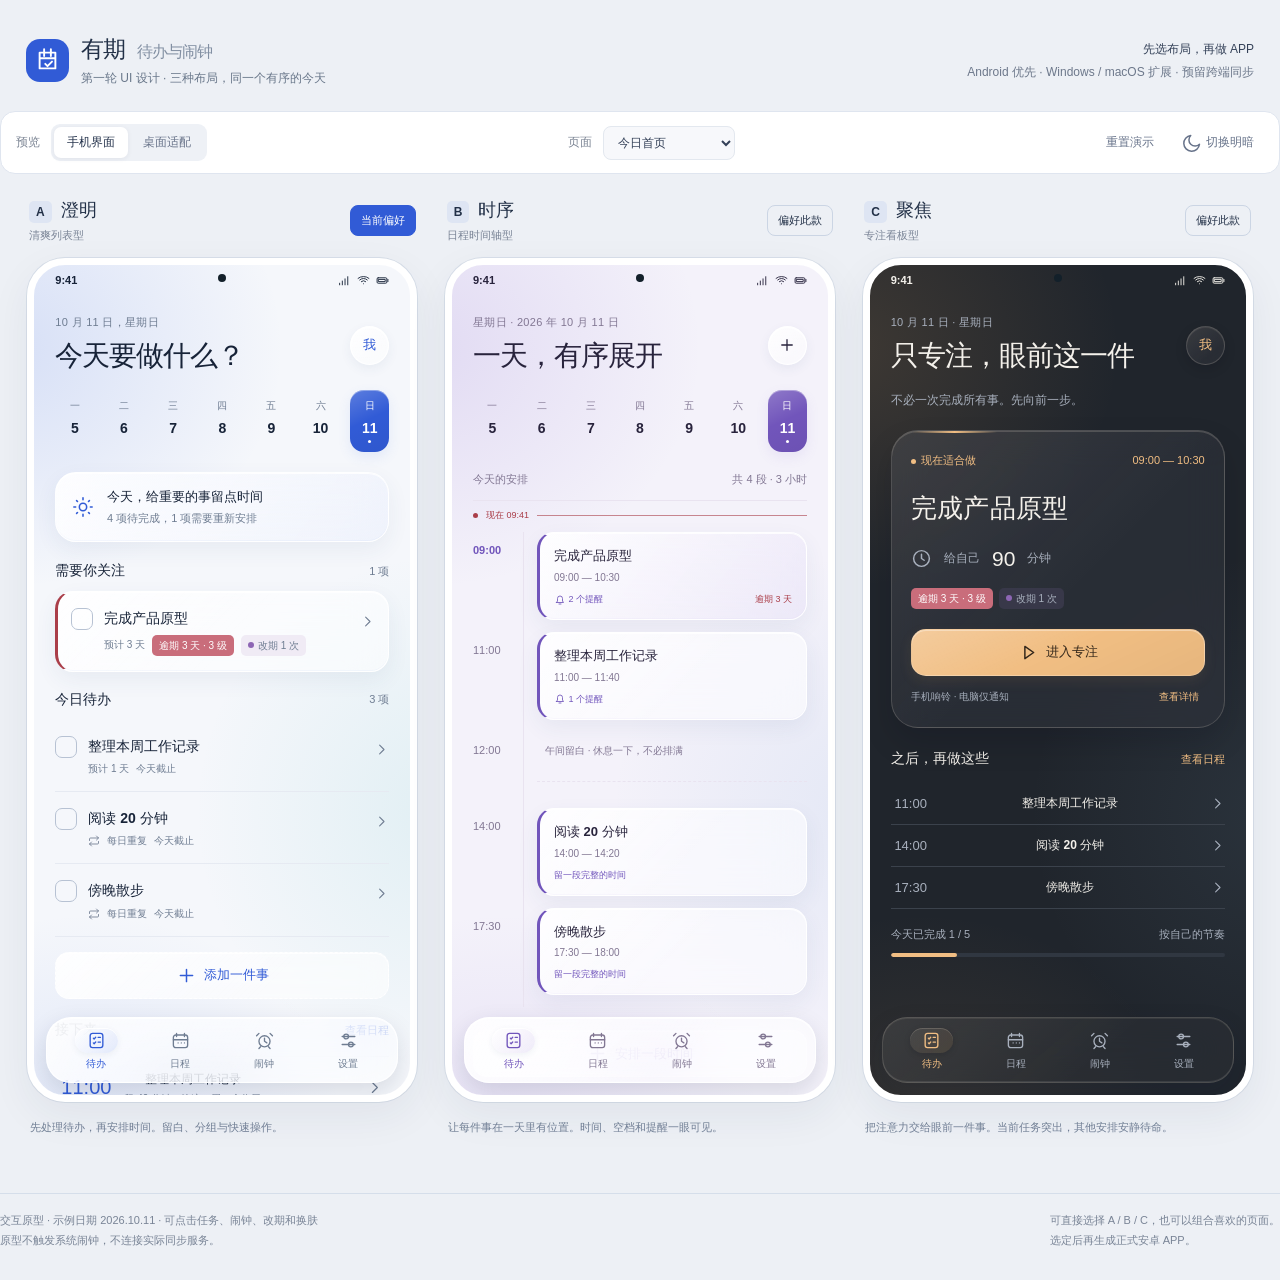
<file: design/index.html>
<!doctype html>
<html lang="zh-CN">
<head>
  <meta charset="UTF-8"><meta name="viewport" content="width=device-width,initial-scale=1">
  <meta name="color-scheme" content="light dark">
  <title>有期 · 三款 UI 交互设计</title>
  <link rel="stylesheet" href="styles.css">
  <link rel="stylesheet" href="glass.css">
</head>
<body>
  <div id="app"></div>
  <div id="toast" role="status" aria-live="polite"></div>
  <script type="module" src="app.js"></script>
</body>
</html>
</file>
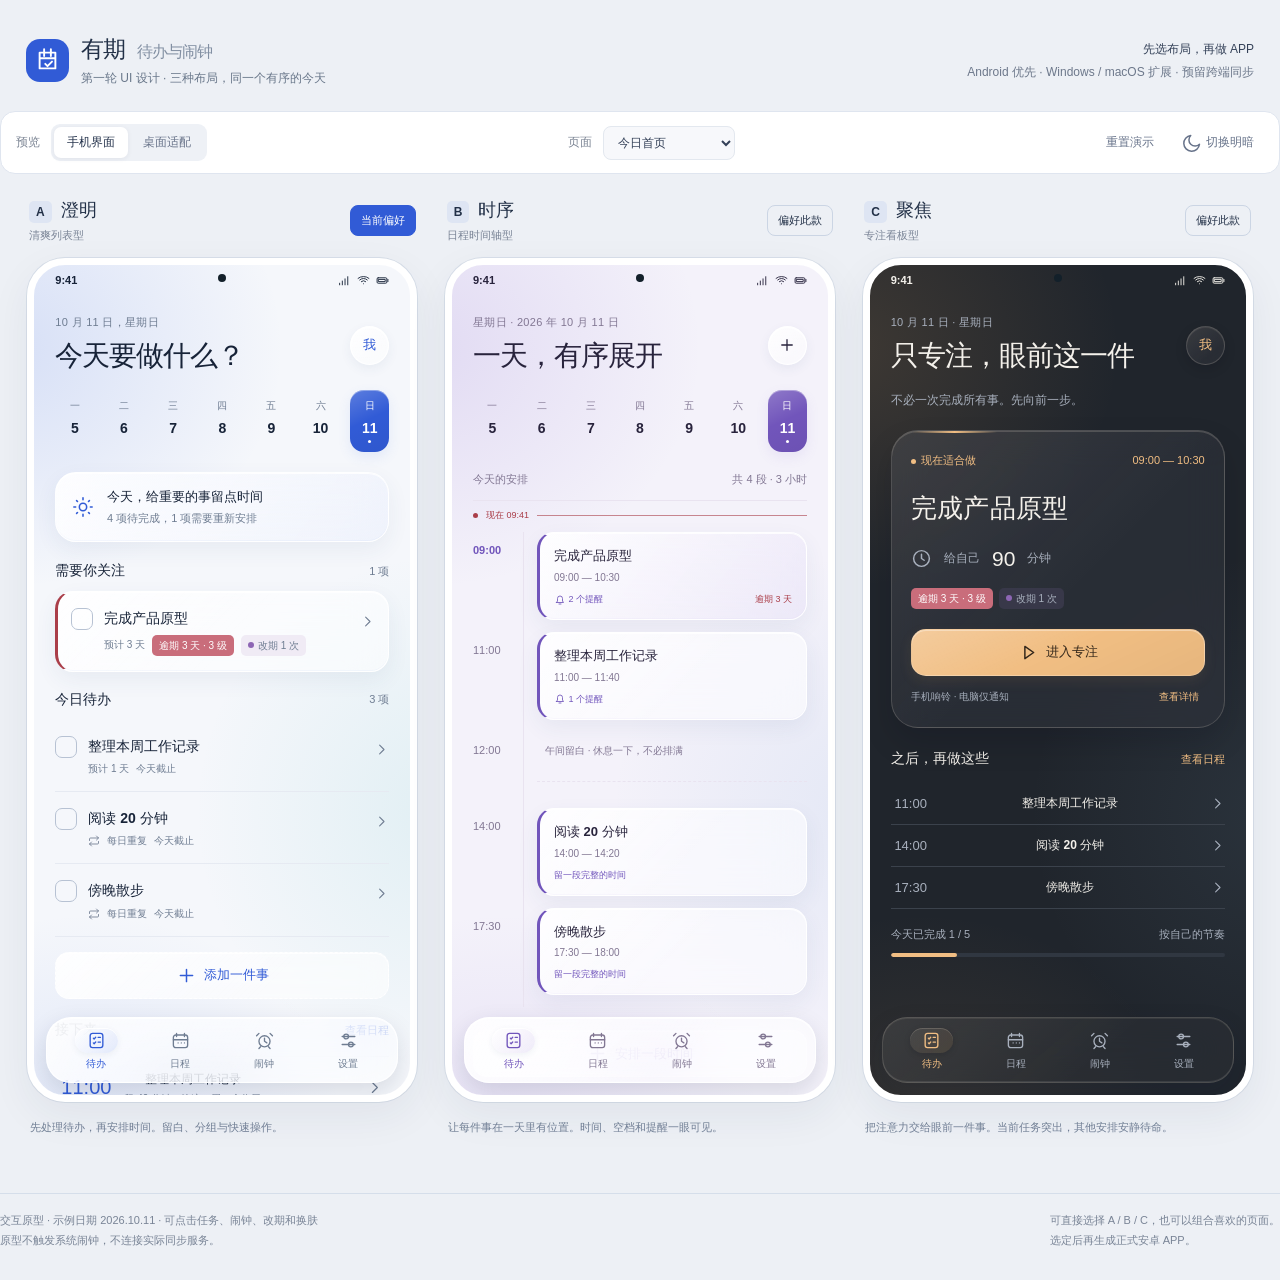
<file: 有期-UI设计.html>
<!doctype html>
<html lang="zh-CN"><head><meta charset="utf-8"><meta name="viewport" content="width=device-width,initial-scale=1"><title>有期 · 三款 UI 交互设计</title><style>@charset "UTF-8";
:root{font-family:"Microsoft YaHei UI","PingFang SC","Microsoft YaHei",sans-serif;color:#223047;background:#edf0f5;font-synthesis:none;font-size:14px;font-weight:400}
*{box-sizing:border-box}body{margin:0}button,input,select,textarea{font:inherit}button{cursor:pointer}button,input,select,textarea{-webkit-tap-highlight-color:transparent}button{color:inherit}button:focus-visible,a:focus-visible,input:focus-visible,select:focus-visible,textarea:focus-visible{outline:3px solid #829bf2;outline-offset:3px}button:disabled{cursor:default;opacity:.45}a{color:inherit}.ico{width:21px;height:21px;display:inline-block;flex-shrink:0;vertical-align:middle;fill:none;stroke:currentColor;stroke-width:1.7;stroke-linecap:round;stroke-linejoin:round}h1,h2,h3,p{margin:0}button{border:0;background:none}.review-head{max-width:1370px;margin:auto;padding:34px 26px 24px;display:flex;justify-content:space-between;align-items:center;gap:20px}.brand{display:flex;gap:12px;align-items:center}.brandmark{width:43px;height:43px;background:#315bd6;color:white;border-radius:14px;display:grid;place-items:center}.brandmark .ico{width:27px;height:27px}.brand h1{font-size:23px;letter-spacing:-1px;font-weight:700}.brand p{color:#69778a;font-size:12px;margin-top:5px}.review-meta{text-align:right;color:#6d788b;font-size:12px;line-height:1.9}.review-meta strong{color:#344158;font-weight:500}.review-tools{max-width:1318px;margin:0 auto 24px;padding:12px 15px;background:#fff;border:1px solid #dfe5ef;border-radius:15px;display:flex;align-items:center;justify-content:space-between;gap:10px;flex-wrap:wrap}.tool-group{display:flex;align-items:center;gap:8px}.tool-caption{font-size:12px;color:#7c8594;margin-right:3px}.seg{display:flex;background:#eef1f6;padding:3px;border-radius:9px;gap:2px}.seg button{padding:7px 13px;font-size:12px;border-radius:7px;color:#69748a}.seg button.active{background:#fff;color:#26344d;box-shadow:0 1px 5px #25304412}.review-tools select{padding:8px 28px 8px 10px;background:#f7f8fb;color:#344158;border:1px solid #e3e8ef;border-radius:8px;font-size:12px}.text-tool{padding:8px 10px;color:#67738a;font-size:12px}.designs{max-width:1370px;margin:0 auto;display:grid;grid-template-columns:repeat(3,minmax(0,1fr));gap:25px;padding:0 26px 40px}.design-column{min-width:0}.design-label{display:flex;align-items:center;justify-content:space-between;padding:0 3px 15px;gap:10px}.design-label h2{font-size:18px;font-weight:650}.design-label h2 span{font-size:12px;background:#dee5f3;padding:4px 7px;border-radius:5px;margin-right:9px}.design-label p{font-size:11px;color:#7b8597;margin-top:6px}.choose{border:1px solid #cbd5e4;border-radius:8px;padding:7px 10px;font-size:11px;white-space:nowrap}.choose.selected{background:#315bd6;color:white;border-color:#315bd6}.device{width:100%;max-width:390px;height:844px;border:7px solid #fff;border-radius:38px;box-shadow:0 14px 40px #23345010,0 0 0 1px #d8dfe9;overflow:hidden;position:relative;margin:auto;background:var(--bg);color:var(--text);--bg:#f5f7fb;--surface:#fff;--text:#172338;--muted:#6f7d92;--line:#e6eaf2;--accent:#315bd6;--tint:#e8eeff;--accent-text:#fff;--danger:#aa3e49;--danger-bg:#f9e7e9;--success:#3b806e;--subtle:#eef2f8;--radius:16px;color-scheme:light}
.device[data-variant=b]{--bg:#f4f2fa;--text:#28233c;--muted:#827793;--line:#e9e3f0;--accent:#7155bb;--tint:#ede6fa;--subtle:#efebf5;--radius:18px}.device[data-variant=c]{--accent:#d39650;--tint:#f8ecd9;--radius:13px}.device[data-skin=dark]{--bg:#20252c;--surface:#2b3139;--text:#f4f1eb;--muted:#a8b0bd;--line:#3b424c;--tint:#323f5c;--accent:#9db6ff;--accent-text:#18243f;--danger:#ffb1b7;--danger-bg:#50343c;--success:#8dcbb8;--subtle:#303741;color-scheme:dark}.device[data-variant=b][data-skin=dark]{--accent:#c4aff4;--tint:#443957;--accent-text:#2c2442}.device[data-variant=c][data-skin=dark]{--accent:#f1be83;--tint:#463c32;--accent-text:#35281b}.statusbar{height:30px;display:flex;align-items:center;justify-content:space-between;padding:0 21px;font-size:11px;font-weight:650;background:var(--bg)}.status-signals{display:flex;align-items:center;gap:6px}.status-signals .ico{height:13px;width:13px}.camera{position:absolute;top:9px;left:calc(50% - 4px);width:8px;height:8px;border-radius:50%;background:#13202a}.app-shell{height:calc(100% - 30px);display:flex;flex-direction:column;position:relative}.mobile-main{flex:1;min-height:0;overflow-y:auto;scrollbar-width:none;padding:20px 21px 18px}.mobile-main::-webkit-scrollbar{display:none}.topline{display:flex;justify-content:space-between;align-items:center;margin-bottom:15px;gap:12px}.eyebrow{font-size:11px;color:var(--muted);margin-bottom:6px;letter-spacing:.3px}.topline h2{font-size:28px;font-weight:650;letter-spacing:-1px;line-height:1.4}.icon-btn{width:39px;height:39px;border:1px solid var(--line);border-radius:50%;display:grid;place-items:center;background:var(--surface);flex-shrink:0}.icon-btn.small{width:32px;height:32px}.icon-btn .ico{width:18px;height:18px}.avatar{background:var(--tint);color:var(--accent);font-size:13px;font-weight:650}.subtext{font-size:12px;color:var(--muted);line-height:1.7}.days{display:flex;justify-content:space-between;margin:13px 0 20px;gap:5px}.day{display:flex;flex-direction:column;gap:7px;align-items:center;padding:9px 3px;border-radius:14px;width:39px;color:var(--muted);font-size:10px}.day b{font-size:14px;font-weight:550;color:var(--text)}.day.today{background:var(--accent);color:var(--accent-text)}.day.today b{color:var(--accent-text)}.day.today:after{content:"";height:3px;width:3px;background:currentColor;border-radius:50%;margin-top:-3px}.brief{border-radius:var(--radius);padding:15px 16px;background:var(--tint);display:flex;align-items:center;gap:13px;margin-bottom:20px}.brief .ico{color:var(--accent);width:22px;height:22px}.brief strong{font-size:13px;font-weight:600}.brief p{font-size:11px;color:var(--muted);margin-top:5px}.section-title{display:flex;align-items:center;justify-content:space-between;margin:19px 0 11px}.section-title h3{font-size:14px;font-weight:650}.section-title span,.section-title button{font-size:11px;color:var(--muted)}.section-title button{color:var(--accent);padding:5px 0 5px 10px}.task-row{display:flex;gap:11px;align-items:flex-start;padding:15px 0;border-bottom:1px solid var(--line);position:relative}.task-row:last-child{border-bottom:0}.check{width:22px;height:22px;min-width:22px;border:1.5px solid #b7c2d3;border-radius:7px;display:grid;place-items:center;padding:0;margin-top:1px}.check.done{background:var(--accent);border-color:var(--accent);color:var(--accent-text)}.check .ico{width:15px;height:15px}.task-main{min-width:0;flex:1;text-align:left;padding:0}.task-main strong{font-size:14px;font-weight:550;display:block;line-height:1.6}.task-main p{font-size:10px;color:var(--muted);margin-top:5px;display:flex;align-items:center;gap:7px;flex-wrap:wrap}.task-row.is-done strong{text-decoration:line-through;color:var(--muted)}.task-row .chevron{width:15px;height:15px;color:var(--muted);margin-top:5px}.urgent-task{padding:15px 13px;border-radius:13px;border:1px solid var(--line);background:var(--surface);border-left:3px solid var(--danger);margin-bottom:3px}.badge{display:inline-flex;align-items:center;gap:4px;font-size:10px;padding:4px 7px;border-radius:5px;line-height:1.3;font-weight:500}.badge.danger{background:var(--danger-bg);color:var(--danger)}.badge.accent{background:var(--tint);color:var(--accent)}.badge.muted{background:var(--subtle);color:var(--muted)}.badge.success{background:var(--subtle);color:var(--success)}.revision-dot{width:6px;height:6px;border-radius:50%;background:var(--revision,#7c69b3);display:inline-block}.revision-blue{--revision:#557bca}.revision-violet{--revision:#8d66b4}.revision-teal{--revision:#4b9a8a}.revision-rose{--revision:#c46b95}.revision-amber{--revision:#b68c42}.bottom-nav{height:67px;background:var(--surface);border-top:1px solid var(--line);display:flex;justify-content:space-around;align-items:center;flex-shrink:0;padding:5px 10px 9px}.bottom-nav button{display:flex;flex-direction:column;align-items:center;gap:4px;color:var(--muted);font-size:10px;min-width:58px;padding:6px 5px}.bottom-nav button.active{color:var(--accent)}.bottom-nav button.active .nav-icon{background:var(--tint);border-radius:10px}.nav-icon{padding:3px 12px;line-height:1}.nav-icon .ico{width:19px;height:19px}.add-inline{display:flex;align-items:center;justify-content:center;gap:7px;font-size:13px;padding:12px;border:1px dashed var(--line);border-radius:11px;color:var(--accent);width:100%;margin:15px 0 3px;background:var(--surface)}.primary{background:var(--accent);color:var(--accent-text);padding:12px 15px;border-radius:11px;font-size:13px;font-weight:600;display:flex;justify-content:center;align-items:center;gap:8px;min-height:44px}.secondary{border:1px solid var(--line);background:var(--surface);border-radius:11px;padding:11px 13px;min-height:44px;font-size:12px;display:flex;justify-content:center;align-items:center;gap:7px}.full{width:100%}.button-row{display:flex;gap:9px;margin-top:18px}.button-row>*{flex:1}.progress-line{height:4px;background:var(--subtle);border-radius:8px;overflow:hidden;margin-top:11px}.progress-line span{display:block;height:100%;background:var(--accent);border-radius:8px}.list-header{display:flex;justify-content:space-between;align-items:center;font-size:11px;color:var(--muted);margin-top:18px}.mini-plan{border-top:1px solid var(--line);margin-top:13px;padding-top:13px;display:flex;gap:13px;align-items:center}.mini-plan time{font-size:20px;font-variant-numeric:tabular-nums;color:var(--accent)}.mini-plan strong{font-size:12px;font-weight:550}.mini-plan p{font-size:10px;margin-top:4px;color:var(--muted)}.mini-plan .ico{margin-left:auto;color:var(--muted);width:17px;height:17px}.focus-hero{margin-top:19px;background:var(--surface);border:1px solid var(--line);border-radius:21px;padding:22px 19px;position:relative;overflow:hidden}.focus-hero:before{content:"";width:75px;height:3px;background:var(--accent);position:absolute;left:20px;top:0}.focus-label{display:flex;justify-content:space-between;align-items:center;font-size:11px;color:var(--accent);margin-bottom:18px}.focus-label i{width:5px;height:5px;display:inline-block;background:var(--accent);border-radius:50%;margin-right:5px}.focus-hero h3{font-size:26px;font-weight:500;line-height:1.7;max-width:230px;letter-spacing:.2px}.focus-time{display:flex;gap:12px;align-items:center;margin-top:17px;color:var(--muted);font-size:12px}.focus-time b{font-size:21px;color:var(--text);font-weight:450;font-variant-numeric:tabular-nums}.focus-hero .primary{margin-top:20px}.focus-bottom{display:flex;align-items:center;justify-content:space-between;font-size:10px;color:var(--muted);margin-top:13px}.queue-row{display:flex;padding:12px 0;gap:13px;border-bottom:1px solid var(--line);align-items:center}.queue-row time{font-size:13px;color:var(--muted);width:40px;font-variant-numeric:tabular-nums}.queue-row strong{font-size:12px;font-weight:550;flex:1}.queue-row .ico{width:15px;height:15px;color:var(--muted)}.week-caption{display:flex;justify-content:space-between;margin-top:15px;padding-bottom:13px;border-bottom:1px solid var(--line);font-size:11px;color:var(--muted)}.timeline{position:relative;margin-top:13px;padding-bottom:8px}.time-item{display:flex;gap:12px;min-height:75px;position:relative}.time-item>time{font-size:11px;color:var(--muted);width:38px;flex-shrink:0;padding-top:12px;font-variant-numeric:tabular-nums}.time-track{flex:1;border-left:1px solid var(--line);padding:0 0 12px 13px;min-width:0}.event-card{display:block;text-align:left;width:100%;border-radius:12px;padding:13px 14px;background:var(--surface);border-left:3px solid var(--accent)}.event-card strong{font-size:13px;font-weight:550;line-height:1.6}.event-card p{font-size:10px;color:var(--muted);margin-top:5px}.event-card .event-meta{display:flex;justify-content:space-between;margin-top:10px;gap:5px}.event-meta span{font-size:9px;color:var(--accent)}.time-item.current .event-card{background:var(--tint)}.time-item.current>time{color:var(--accent);font-weight:650}.now-line{display:flex;align-items:center;gap:8px;margin:-5px 0 10px;color:var(--danger);font-size:9px}.now-line:before{content:"";height:5px;width:5px;border-radius:50%;background:currentColor}.now-line:after{content:"";height:1px;background:currentColor;flex:1;opacity:.6}.free-time{font-size:10px;color:var(--muted);padding:12px 8px 23px;border-bottom:1px dashed var(--line);margin-bottom:14px}.next-alarm{background:var(--tint);border-radius:var(--radius);padding:16px;margin:15px 0 20px;display:flex;gap:12px;align-items:center}.next-alarm>.ico{color:var(--accent);width:25px;height:25px}.next-alarm strong{font-size:13px;font-weight:550}.next-alarm p{font-size:11px;color:var(--muted);margin-top:6px}.alarm-card{background:var(--surface);border:1px solid var(--line);border-radius:var(--radius);padding:16px;margin-bottom:10px}.alarm-top{display:flex;justify-content:space-between;align-items:center}.alarm-time{font-size:34px;font-weight:400;letter-spacing:-1px;font-variant-numeric:tabular-nums}.alarm-title{font-size:12px;margin-top:8px;font-weight:500}.alarm-rule{font-size:10px;color:var(--muted);margin-top:7px;line-height:1.5}.alarm-disabled .alarm-time{color:var(--muted)}.switch{width:39px;height:23px;border-radius:16px;background:var(--line);padding:3px;flex-shrink:0;display:flex;align-items:center}.switch:after{content:"";height:17px;width:17px;background:var(--surface);border-radius:50%;box-shadow:0 1px 3px #0002}.switch.on{background:var(--accent);justify-content:flex-end}.switch.on:after{background:var(--accent-text)}.alarm-links{display:flex;justify-content:space-between;margin-top:12px;padding-top:10px;border-top:1px solid var(--line);font-size:10px;color:var(--muted)}.alarm-links button{font-size:10px;color:var(--accent);padding:2px 0}.setting-card{background:var(--surface);border:1px solid var(--line);border-radius:var(--radius);padding:4px 15px;margin:14px 0}.setting-row{display:flex;align-items:center;justify-content:space-between;gap:12px;padding:13px 0;border-bottom:1px solid var(--line);font-size:12px;min-height:47px}.setting-row:last-child{border-bottom:0}.setting-row>span:last-child{color:var(--muted);font-size:11px}.setting-row .ico{width:15px;height:15px}.setting-row input,.setting-row select{max-width:155px;border:0;background:transparent;text-align:right;color:var(--muted);font-size:12px;padding:3px}.cycle-days{display:flex;gap:9px;margin:17px 0}.cycle-day{flex:1;padding:15px 9px;text-align:center;border:1px solid var(--line);background:var(--surface);border-radius:13px}.cycle-day.active{border-color:var(--accent);background:var(--tint)}.cycle-day small{font-size:10px;color:var(--muted)}.cycle-day b{display:block;font-size:21px;font-weight:500;margin:9px 0}.cycle-day span{font-size:10px;color:var(--muted)}.repeat-flow{display:flex;justify-content:center;align-items:center;gap:7px;font-size:10px;color:var(--muted);margin-bottom:21px}.repeat-flow .ico{width:14px;height:14px}.month-grid{display:grid;grid-template-columns:repeat(7,1fr);gap:5px;margin:12px 0 17px}.month-grid>div{text-align:center;font-size:11px;padding:8px 1px;border-radius:8px}.month-grid .weekday{color:var(--muted);font-size:9px;padding:3px}.month-grid .scheduled{background:var(--tint);color:var(--accent)}.month-grid .rest{background:var(--subtle);color:var(--muted)}.month-grid small{display:block;font-size:8px;margin-top:5px}.task-title{font-size:25px;font-weight:550;line-height:1.6;margin:7px 0 9px}.task-description{font-size:12px;color:var(--muted);line-height:1.9;margin:12px 0 18px}.chips{display:flex;gap:6px;flex-wrap:wrap}.reminder-row{display:flex;justify-content:space-between;gap:10px;align-items:center;padding:12px 0;border-bottom:1px solid var(--line)}.reminder-row:last-child{border-bottom:0}.reminder-row .ico{width:17px;height:17px;color:var(--accent)}.reminder-row strong{font-size:12px;font-weight:500}.reminder-row p{font-size:10px;color:var(--muted);margin-top:4px}.reminder-copy{flex:1}.reminder-row button{padding:5px;color:var(--muted);font-size:11px}.due-summary{background:var(--surface);border:1px solid var(--line);border-radius:var(--radius);padding:17px;margin:17px 0}.due-summary h3{font-size:16px;font-weight:550;margin-bottom:10px}.due-summary p{font-size:11px;color:var(--muted);margin-top:10px}.level-scale{display:flex;gap:5px;margin-top:15px}.level-scale span{height:25px;border-radius:5px;flex:1;display:grid;place-items:center;font-size:10px;position:relative;color:#fff}.level-scale span:nth-child(1){background:#e7aeb0;color:#542e35}.level-scale span:nth-child(2){background:#d98e95;color:#4d2530}.level-scale span:nth-child(3){background:#c96d7b}.level-scale span:nth-child(4){background:#b65165}.level-scale span:nth-child(5){background:#9c3d55}.level-scale span:nth-child(6){background:#802b46}.level-scale span:nth-child(7){background:#632037}.level-scale .selected:after{content:"";position:absolute;width:5px;height:5px;bottom:-9px;border-radius:50%;background:var(--text)}.scale-caption{font-size:10px;color:var(--muted);display:flex;justify-content:space-between;margin:16px 0 2px}.due-option{padding:17px 15px;border:1px solid var(--line);background:var(--surface);border-radius:var(--radius);margin:11px 0;display:block;width:100%;text-align:left}.due-option strong{font-size:14px;font-weight:550;display:flex;align-items:center;gap:9px}.due-option strong .ico{color:var(--accent);width:18px;height:18px}.due-option p{font-size:11px;color:var(--muted);line-height:1.8;margin-top:8px}.due-option.emphasis{border-color:var(--accent)}.history-row{border-left:1px solid var(--line);margin:10px 0 0 4px;padding:2px 0 11px 13px;font-size:11px;color:var(--muted);position:relative}.history-row:before{content:"";position:absolute;left:-3px;top:6px;width:5px;height:5px;background:var(--revision,var(--muted));border-radius:50%}.history-row b{display:block;color:var(--text);font-size:11px;font-weight:500;margin-bottom:6px}.skin-preview{height:154px;background:var(--surface);border:1px solid var(--line);border-radius:var(--radius);padding:20px;margin:18px 0}.skin-preview h3{font-size:18px;font-weight:500;margin-bottom:15px}.fake-row{display:flex;gap:10px;align-items:center;margin:11px 0;font-size:11px}.fake-row i{width:14px;height:14px;border:1px solid var(--line);border-radius:4px}.skin-swatch-row{display:flex;gap:12px;margin:15px 0 24px}.skin-swatch{flex:1;border-radius:13px;border:1px solid var(--line);padding:11px 9px;text-align:left;font-size:11px;color:var(--text)}.skin-swatch.active{border-color:var(--accent);box-shadow:0 0 0 1px var(--accent)}.skin-swatch i{height:49px;display:block;border-radius:7px;margin-bottom:9px;background:#f5f7fb;border:1px solid #e3e7ef;position:relative}.skin-swatch i:after{content:"";position:absolute;left:8px;right:8px;top:12px;height:5px;background:#315bd6;border-radius:3px;box-shadow:0 10px #d4dcf0,0 20px #d4dcf0}.skin-swatch.dark i{background:#20252c;border-color:#404650}.skin-swatch.dark i:after{background:#f1be83;box-shadow:0 10px #454b55,0 20px #454b55}.legend-line{display:flex;align-items:center;gap:8px;font-size:11px;color:var(--muted);line-height:1.8;margin-top:13px}.legend-line .revision-dot{height:9px;width:9px}.device-item{padding:16px 0;border-bottom:1px solid var(--line);display:flex;gap:10px;align-items:flex-start}.device-item:last-child{border-bottom:0}.device-item>.ico{color:var(--muted);margin-top:2px}.device-copy{flex:1}.device-copy strong{font-size:12px;font-weight:550}.device-copy p{font-size:10px;color:var(--muted);margin-top:5px}.device-mode{padding:5px 6px;border:1px solid var(--line);border-radius:6px;background:var(--bg);font-size:10px;color:var(--text);max-width:91px}.connection{display:flex;align-items:center;gap:6px;color:var(--muted);font-size:10px}.connection i{height:6px;width:6px;background:#a2acba;border-radius:50%}.offline-callout{border:1px dashed var(--line);border-radius:12px;padding:14px;font-size:11px;color:var(--muted);line-height:1.9;margin-top:16px}.sync-route{display:flex;justify-content:space-around;align-items:center;gap:8px;margin:22px 0;color:var(--muted)}.sync-node{text-align:center;font-size:10px}.sync-node .ico{display:block;margin:0 auto 8px;width:26px;height:26px;color:var(--accent)}.sync-route>.ico{width:17px;height:17px}.sheet-overlay{position:absolute;inset:0;background:#10182765;z-index:9;display:flex;align-items:flex-end;backdrop-filter:blur(2px)}.sheet{background:var(--bg);padding:14px 21px 24px;width:100%;max-height:95%;border-radius:25px 25px 0 0;overflow:auto}.sheet-handle{height:4px;width:35px;background:var(--line);border-radius:5px;margin:0 auto 17px}.sheet-header{display:flex;align-items:center;justify-content:space-between;margin-bottom:17px}.sheet-header h3{font-size:18px;font-weight:550}.field{display:block;margin:13px 0}.field>span{display:block;font-size:11px;color:var(--muted);margin-bottom:7px}.field input,.field select,.field textarea{width:100%;background:var(--surface);border:1px solid var(--line);border-radius:9px;padding:11px;color:var(--text);font-size:12px;min-height:42px}.field textarea{resize:vertical;min-height:70px}.field-row{display:flex;gap:10px}.field-row>.field{flex:1;min-width:0}.sheet .subtext{font-size:11px}.revision-preview{display:flex;gap:8px;align-items:center;padding:12px;background:var(--surface);border-radius:10px;margin:16px 0;color:var(--muted);font-size:11px}.revision-preview .revision-dot{width:10px;height:10px}.sheet-error{font-size:11px;color:var(--danger);line-height:1.8;margin:8px 0}.design-note{padding:15px 4px;font-size:11px;color:#728096;line-height:1.9}.review-footer{max-width:1318px;margin:0 auto 30px;border-top:1px solid #d5deea;padding-top:17px;display:flex;justify-content:space-between;gap:20px;font-size:11px;color:#798496;line-height:1.8}.page-section{margin-top:14px}.page-section>.subtext{margin-bottom:10px}.settings-menu{width:100%;display:flex;align-items:center;gap:12px;text-align:left;padding:15px 0;border-bottom:1px solid var(--line);font-size:12px}.settings-menu .ico:first-child{color:var(--accent)}.settings-menu span{flex:1}.settings-menu .ico:last-child{width:15px;height:15px;color:var(--muted)}.empty-state{padding:25px 10px;text-align:center;color:var(--muted);font-size:12px;line-height:2}.head-actions{display:flex;gap:7px}.time-edit-title{font-size:15px;margin:5px 0 16px}.reminder-chips{display:flex;gap:7px;flex-wrap:wrap;margin:12px 0}.reminder-chip{background:var(--tint);padding:7px 9px;border-radius:7px;font-size:10px;color:var(--accent)}.period-rules{display:flex;gap:6px;flex-wrap:wrap;margin:12px 0}.period-rules span{border:1px solid var(--line);border-radius:6px;padding:5px 7px;font-size:9px;color:var(--muted)}
#toast{position:fixed;left:50%;bottom:26px;transform:translate(-50%,15px);background:#172338;color:white;border-radius:12px;padding:12px 19px;font-size:12px;opacity:0;pointer-events:none;z-index:100;transition:opacity .2s,transform .2s;box-shadow:0 4px 20px #0002;max-width:85vw;text-align:center}#toast.show{opacity:1;transform:translate(-50%,0)}
.desktop-board{grid-template-columns:1fr}.desktop-board .design-column{display:none}.desktop-board .design-column.is-active{display:block}.device.desktop{max-width:none;height:790px;border-width:1px;border-radius:18px;box-shadow:0 14px 40px #23345010}.desktop .statusbar,.desktop .camera{display:none}.windowbar{height:38px;background:var(--surface);border-bottom:1px solid var(--line);display:flex;align-items:center;justify-content:space-between;padding:0 17px;font-size:11px;color:var(--muted)}.window-controls{display:flex;gap:7px}.window-controls i{width:9px;height:9px;border-radius:50%;background:#c4cbd4}.window-controls i:first-child{background:#df9c99}.window-controls i:nth-child(2){background:#e1c48f}.window-controls i:nth-child(3){background:#9bc4b1}.desktop .app-shell{height:calc(100% - 38px);display:grid;grid-template-columns:184px minmax(320px,1fr) 320px}.desktop-sidebar{border-right:1px solid var(--line);background:var(--surface);padding:27px 15px 20px;display:flex;flex-direction:column}.desktop-brand{font-size:20px;font-weight:650;display:flex;align-items:center;gap:10px;padding:0 12px 28px}.desktop-brand .ico{color:var(--accent)}.side-nav{display:flex;flex-direction:column;gap:6px}.side-nav button{text-align:left;padding:12px;border-radius:9px;color:var(--muted);font-size:12px;display:flex;align-items:center;gap:11px}.side-nav button .ico{width:18px;height:18px}.side-nav button.active{color:var(--accent);background:var(--tint);font-weight:550}.sidebar-bottom{margin-top:auto}.sidebar-bottom .connection{padding:12px}.desktop .mobile-main{padding:30px 32px}.desktop .bottom-nav{display:none}.desktop .topline h2{font-size:30px}.desktop .days{max-width:400px}.desktop .days .day{width:45px}.desktop .task-row{padding-top:20px;padding-bottom:20px}.desktop .task-main strong{font-size:15px}.desktop .task-main p{font-size:11px}.desktop .urgent-task{padding:18px 15px}.desktop .timeline .time-item{min-height:90px}.desktop .focus-hero{max-width:620px}.desktop .focus-hero h3{max-width:none;font-size:33px}.desktop .focus-hero .primary{max-width:230px}.desktop .skin-swatch-row{max-width:400px}.desktop-detail{border-left:1px solid var(--line);background:var(--surface);padding:29px 23px;overflow:auto;scrollbar-width:none}.desktop-detail .task-title{font-size:22px}.desktop-detail .setting-card{padding:0;background:transparent;border:0;margin:12px 0}.desktop-detail .task-description{font-size:11px}.desktop-detail .section-title h3{font-size:12px}.desktop-detail .reminder-row strong{font-size:11px}.desktop-detail .button-row{flex-direction:column}.desktop .sheet-overlay{align-items:center;justify-content:center}.desktop .sheet{max-width:440px;border-radius:23px}.desktop-select{display:flex;gap:7px}.desktop-select button{padding:7px 12px;font-size:11px;border:1px solid #dce2ec;border-radius:7px}.desktop-select button.active{background:#315bd6;color:#fff;border-color:#315bd6}.capture-view{background:#dfe5ee}.capture-view .review-head,.capture-view .review-tools,.capture-view .design-label,.capture-view .design-note,.capture-view .review-footer{display:none}.capture-view .designs{display:block;padding:0;max-width:none}.capture-view .design-column{display:none}.capture-view .design-column.is-active{display:block}.capture-view .device{margin:0;box-shadow:none;border-width:0;border-radius:0;width:390px;max-width:none;height:844px}.capture-view .device.desktop{width:1280px;height:820px;border-radius:0}.single-view .designs{display:block;max-width:500px}.single-view .design-column{display:none}.single-view .design-column.is-active{display:block}.single-view .review-tools{max-width:450px}.single-view .review-head{max-width:500px}.single-view .review-meta{display:none}.single-view .review-footer{max-width:450px}.single-view:has(.desktop-board) .designs{max-width:1370px}.single-view:has(.desktop-board) .review-tools{max-width:1318px}.single-view:has(.desktop-board) .review-head{max-width:1370px}
@media(min-width:1500px){.review-head{padding-top:43px}.review-tools{margin-bottom:30px}.designs{gap:45px}.review-head,.designs{max-width:1440px}.review-tools,.review-footer{max-width:1388px}}
@media(max-width:1150px){.designs:not(.desktop-board){gap:22px;overflow-x:auto;grid-template-columns:repeat(3,370px);justify-content:start}.desktop .app-shell{grid-template-columns:150px minmax(290px,1fr) 275px}.desktop .mobile-main{padding:24px}.desktop-detail{padding:24px 18px}.review-footer{margin-left:26px;margin-right:26px}.review-tools{margin-left:26px;margin-right:26px}.single-view .designs:not(.desktop-board){display:block;overflow:visible}.capture-view .designs:not(.desktop-board){display:block;overflow:visible}}
@media(max-width:700px){.review-head{padding:24px 18px 18px}.review-meta{display:none}.review-tools{margin:0 18px 20px}.designs:not(.desktop-board){padding:0 18px 25px;grid-template-columns:repeat(3,350px);gap:22px}.device{height:824px}.tool-caption{display:none}.review-footer{display:block;margin:0 18px 24px}.review-footer p+p{margin-top:10px}.desktop .app-shell{grid-template-columns:120px minmax(340px,1fr)}.desktop-detail{display:none}.device.desktop{min-width:510px}.desktop-board{overflow-x:auto}.desktop-sidebar{padding:20px 8px}.side-nav button{padding:11px 8px}.desktop-brand{padding-left:8px}.desktop .mobile-main{padding:20px}.capture-view .designs:not(.desktop-board){padding:0}.capture-view .device{height:844px}.single-view .designs:not(.desktop-board){padding:0 18px 25px}.single-view .device{height:844px}.single-view .review-tools{margin:0 18px 20px}.capture-view.single-view .designs{padding:0}.design-label h2{font-size:17px}}
.task-main .ico.tiny{width:12px;height:12px}.badge[class*=revision-]{background:color-mix(in srgb,var(--revision) 13%,var(--surface));color:var(--muted)}.check{position:relative}.check:before{content:"";position:absolute;inset:-10px}.event-meta .ico{width:12px;height:12px}.event-card .event-meta{align-items:center}
@media(prefers-reduced-motion:reduce){*{transition:none!important;animation:none!important;scroll-behavior:auto!important}}

/* A material layer, independent of the three layouts and their state colors. */
.device[data-material="glass"] {
  --glass-hue: 76 116 225;
  --glass-secondary: 79 180 190;
  --glass-panel: rgb(255 255 255 / .56);
  --glass-highlight: rgb(255 255 255 / .78);
  --glass-edge: rgb(255 255 255 / .88);
  --glass-shadow: rgb(44 68 124 / .065);
  --glass-nav: rgb(255 255 255 / .56);
  --glass-sheet: rgb(246 249 255 / .88);
  --material-blur: 18px;
  background:
    radial-gradient(ellipse 94% 37% at -7% 10%, rgb(var(--glass-hue) / .18), transparent 78%),
    radial-gradient(ellipse 85% 40% at 109% 66%, rgb(var(--glass-secondary) / .12), transparent 78%),
    radial-gradient(ellipse 85% 31% at 14% 103%, rgb(var(--glass-hue) / .12), transparent 80%),var(--bg);
}
.device[data-variant="b"][data-material="glass"] { --glass-hue:141 112 211;--glass-secondary:112 159 211; }
.device[data-variant="c"][data-material="glass"] { --glass-hue:199 147 85;--glass-secondary:117 150 175; }
.device[data-skin="dark"][data-material="glass"] {
  --glass-panel:rgb(44 51 62 / .63);--glass-highlight:rgb(220 231 255 / .065);
  --glass-edge:rgb(224 233 255 / .16);--glass-shadow:rgb(5 10 20 / .15);
  --glass-nav:rgb(39 46 56 / .65);--glass-sheet:rgb(34 41 51 / .91);
}
.device[data-variant="c"][data-skin="dark"][data-material="glass"] {
  --glass-panel:rgb(48 51 58 / .62);--glass-highlight:rgb(255 238 214 / .075);
  --glass-edge:rgb(255 242 224 / .17);--glass-nav:rgb(44 47 53 / .64);
}
.device[data-material="glass"] .statusbar { background:transparent; }
.device[data-material="glass"] .camera { z-index:3; }
.device[data-material="glass"] :is(.brief,.next-alarm,.focus-hero,.urgent-task,.event-card,.alarm-card,.setting-card,.due-summary,.due-option,.skin-preview,.cycle-day,.revision-preview) {
  background:linear-gradient(135deg,var(--glass-highlight),transparent 55%),var(--glass-panel);
  border:1px solid var(--glass-edge);
  box-shadow:0 8px 22px var(--glass-shadow),inset 0 1px 0 var(--glass-highlight),inset 0 -1px 0 rgb(var(--glass-hue) / .035);
  -webkit-backdrop-filter:blur(var(--material-blur)) saturate(1.25);backdrop-filter:blur(var(--material-blur)) saturate(1.25);
}
.device[data-material="glass"] :is(.brief,.next-alarm) {
  border-radius:21px;background:linear-gradient(125deg,var(--glass-highlight),rgb(var(--glass-hue) / .065)),var(--glass-panel);
}
.device[data-material="glass"] .urgent-task { border-left:3px solid var(--danger);border-radius:18px; }
.device[data-material="glass"] .event-card { border-left:3px solid var(--accent);border-radius:17px; }
.device[data-material="glass"] .time-item.current .event-card {
  background:linear-gradient(128deg,var(--glass-highlight),rgb(var(--glass-hue) / .12)),var(--glass-panel);
}
.device[data-material="glass"] .focus-hero { border-radius:27px;box-shadow:0 15px 30px var(--glass-shadow),inset 0 1px 0 var(--glass-edge); }
.device[data-material="glass"] .focus-hero:before { height:2px;width:85px;background:linear-gradient(90deg,transparent,var(--accent),transparent); }
.device[data-material="glass"] :is(.alarm-card,.setting-card,.due-summary,.due-option,.skin-preview) { border-radius:21px; }
.device[data-material="glass"] .due-option.emphasis { border-color:color-mix(in srgb,var(--accent) 48%,var(--glass-edge)); }
.device[data-material="glass"] .cycle-day.active {
  border-color:color-mix(in srgb,var(--accent) 65%,var(--glass-edge));background:linear-gradient(125deg,var(--glass-highlight),rgb(var(--glass-hue) / .1)),var(--glass-panel);
}
.device[data-material="glass"] .icon-btn {
  background:linear-gradient(140deg,var(--glass-highlight),transparent 70%),var(--glass-panel);border-color:var(--glass-edge);
  box-shadow:inset 0 1px 0 var(--glass-highlight),0 4px 12px var(--glass-shadow);
  -webkit-backdrop-filter:blur(12px);backdrop-filter:blur(12px);
}
.device[data-material="glass"] .avatar { color:var(--accent); }
.device[data-material="glass"] :is(.primary,.day.today,.switch.on) {
  background-image:linear-gradient(155deg,rgb(255 255 255 / .21),transparent 48%,rgb(0 0 0 / .045));
  box-shadow:inset 0 1px 0 rgb(255 255 255 / .34),0 5px 13px rgb(var(--glass-hue) / .11);
}
.device[data-material="glass"] .primary { border:1px solid rgb(255 255 255 / .18);border-radius:15px; }
.device[data-material="glass"] :is(.secondary,.add-inline) {
  background:linear-gradient(135deg,var(--glass-highlight),transparent 65%),var(--glass-panel);
  border-color:var(--glass-edge);border-radius:14px;box-shadow:inset 0 1px 0 var(--glass-highlight);
  -webkit-backdrop-filter:blur(12px);backdrop-filter:blur(12px);
}
.device[data-material="glass"] .mobile-main { padding-bottom:104px; }
.device[data-material="glass"] .bottom-nav {
  position:absolute;z-index:4;left:12px;right:12px;bottom:12px;height:66px;padding:5px 7px;
  border:1px solid var(--glass-edge);border-radius:25px;
  background:linear-gradient(140deg,var(--glass-highlight),transparent 62%),var(--glass-nav);
  box-shadow:0 9px 25px rgb(16 30 62 / .13),inset 0 1px 0 var(--glass-highlight),inset 0 -1px 0 rgb(255 255 255 / .09);
  -webkit-backdrop-filter:blur(24px) saturate(1.45);backdrop-filter:blur(24px) saturate(1.45);
}
.device[data-material="glass"] .bottom-nav button { min-height:50px;padding:3px 5px; }
.device[data-material="glass"] .bottom-nav button.active .nav-icon {
  border-radius:14px;background:linear-gradient(135deg,var(--glass-highlight),rgb(var(--glass-hue) / .13));
  box-shadow:inset 0 1px 0 var(--glass-edge),0 2px 6px var(--glass-shadow);
}
.device[data-material="glass"] .sheet-overlay { background:rgb(20 30 50 / .23);-webkit-backdrop-filter:blur(4px);backdrop-filter:blur(4px); }
.device[data-material="glass"] .sheet {
  background:linear-gradient(135deg,var(--glass-highlight),transparent 48%),var(--glass-sheet);
  border:1px solid var(--glass-edge);border-bottom:0;border-radius:29px 29px 0 0;
  box-shadow:0 -12px 40px rgb(15 29 58 / .16),inset 0 1px 0 var(--glass-highlight);
  -webkit-backdrop-filter:blur(30px) saturate(1.3);backdrop-filter:blur(30px) saturate(1.3);
}
.device[data-material="glass"] .sheet :is(input,select,textarea) { background:color-mix(in srgb,var(--surface) 77%,transparent); }
.device[data-material="glass"] :is(.windowbar,.desktop-sidebar,.desktop-detail) {
  background:linear-gradient(135deg,var(--glass-highlight),transparent 65%),var(--glass-panel);
  -webkit-backdrop-filter:blur(24px) saturate(1.25);backdrop-filter:blur(24px) saturate(1.25);
}
.device.desktop[data-material="glass"] { background-size:100% 190%; }
.device.desktop[data-material="glass"] .mobile-main { padding-bottom:30px; }
.device.desktop[data-material="glass"] .desktop-detail .setting-card { background:transparent;border:0;box-shadow:none;-webkit-backdrop-filter:none;backdrop-filter:none; }
.device.desktop[data-material="glass"] .sheet { border-bottom:1px solid var(--glass-edge);border-radius:26px; }
.material-label { display:block;margin-top:4px;color:var(--muted);font-size:10px;line-height:1.6; }
.device[data-material="glass"] .primary:active { transform:translateY(1px); }
@supports not ((backdrop-filter:blur(1px)) or (-webkit-backdrop-filter:blur(1px))) {
  .device[data-material="glass"] { --glass-panel:var(--surface);--glass-nav:var(--surface);--glass-sheet:var(--bg); }
}
@media (prefers-reduced-transparency:reduce) {
  .device[data-material="glass"] { --glass-panel:var(--surface);--glass-nav:var(--surface);--glass-sheet:var(--bg); }
  .device[data-material="glass"] * { -webkit-backdrop-filter:none!important;backdrop-filter:none!important; }
}
</style></head><body><div id="app"></div><div id="toast" role="status" aria-live="polite"></div><script>const TODAY = '2026-10-11';
const STORAGE_KEY = 'youqi-design-v1';
const revisionHues = ['blue', 'violet', 'teal', 'rose', 'amber'];
const overdueTones = ['#e7aeb0','#d98e95','#c96d7b','#b65165','#9c3d55','#802b46','#632037'];
function overdueDays(due, today = TODAY) {
  if (!due) return 0;
  return Math.max(0, Math.floor((Date.parse(today + 'T00:00:00Z') - Date.parse(due + 'T00:00:00Z')) / 86400000));
}
function overdueLevel(due, today = TODAY) { return Math.min(7, overdueDays(due, today)); }
function dateLabel(date) { return date ? `${Number(date.slice(5,7))} 月 ${Number(date.slice(8,10))} 日` : '不设截止日期'; }
function offsetTime(time, offset) {
  const [h,m] = time.split(':').map(Number), total=h*60+m+offset;
  const dayOffset=Math.floor(total/1440), normalized=((total%1440)+1440)%1440;
  const prefix=dayOffset===-1?'前一天 ':dayOffset===1?'次日 ':dayOffset<0?`${Math.abs(dayOffset)} 天前 `:dayOffset>0?`${dayOffset} 天后 `:'';
  return `${prefix}${String(Math.floor(normalized/60)).padStart(2,'0')}:${String(normalized%60).padStart(2,'0')}`;
}
function rescheduleTask(task, newDate) {
  if (!/^\d{4}-\d{2}-\d{2}$/.test(newDate) || !Number.isFinite(Date.parse(newDate+'T00:00:00Z'))) throw new Error('请选择有效日期');
  return {...task, due:newDate, revision:task.revision+1, history:[...task.history,{from:task.due,to:newDate,changedAt:TODAY}]};
}
function defaultState() {
 return {
  tasks:[
   {id:'prototype',title:'完成产品原型',description:'整理核心页面，确认任务与闹钟之间的操作路径。',type:'persistent',start:'2026-10-06',due:'2026-10-08',estimate:3,revision:1,done:false,history:[{from:'2026-10-07',to:'2026-10-08',changedAt:'2026-10-07'}]},
   {id:'review',title:'整理本周工作记录',description:'回顾本周进展，记下下周最重要的三件事。',type:'persistent',start:TODAY,due:TODAY,estimate:1,revision:0,done:false,history:[]},
   {id:'reading',title:'阅读 20 分钟',description:'读完一个小章节，留下两句读书笔记。',type:'daily',start:TODAY,due:TODAY,estimate:1,revision:0,done:false,history:[]},
   {id:'walk',title:'傍晚散步',description:'离开屏幕，出去走一走。',type:'daily',start:TODAY,due:TODAY,estimate:1,revision:0,done:false,history:[]},
   {id:'inbox',title:'整理收件箱',description:'把需要处理的邮件整理成待办。',type:'persistent',start:TODAY,due:TODAY,estimate:1,revision:0,done:true,history:[]}
  ],
  events:[{id:'e1',taskId:'prototype',start:'09:00',end:'10:30',reminders:[{id:'r1',anchor:'start',offset:-30},{id:'r2',anchor:'end',offset:-30}]},{id:'e2',taskId:'review',start:'11:00',end:'11:40',reminders:[{id:'r3',anchor:'start',offset:0}]},{id:'e3',taskId:'reading',start:'14:00',end:'14:20',reminders:[]},{id:'e4',taskId:'walk',start:'17:30',end:'18:00',reminders:[]}],
  alarms:[{id:'a1',time:'07:00',title:'起床，慢慢开始今天',rule:'周一至周五',kind:'weekly',enabled:true,snooze:5,maxSnoozes:3,duration:60,vibrate:true,tone:'晨光'},{id:'a2',time:'08:30',title:'准备开始产品原型',rule:'事件开始前 30 分钟',kind:'event',eventId:'e1',reminderId:'r1',enabled:true,snooze:5,maxSnoozes:3,duration:60,vibrate:true,tone:'清铃'},{id:'a3',time:'15:00',title:'起身喝水',rule:'15:00—18:00，每隔 60 分钟',kind:'window',enabled:false,snooze:5,maxSnoozes:3,duration:30,vibrate:true,tone:'水滴'},{id:'a4',time:'06:30',title:'晨间拉伸',rule:'从 10 月 11 日起，每隔 2 天',kind:'interval',enabled:true,snooze:10,maxSnoozes:2,duration:60,vibrate:false,tone:'晨光'}],
  shift:{anchor:'2026-10-11',enabled:true,days:[{label:'早班',times:['07:00']},{label:'早班',times:['06:00']},{label:'休息',times:[]}]},
  skins:{a:'light',b:'light',c:'dark'},materials:{a:'glass',b:'glass',c:'glass'},devices:[{id:'phone',name:'我的手机',platform:'Android',mode:'ring',current:true},{id:'windows',name:'工作电脑',platform:'Windows',mode:'notify',current:false},{id:'mac',name:'个人电脑',platform:'macOS',mode:'silent',current:false}],syncEnabled:false
 };
}

const icons={
 check:'<path d="m5 12 4 4L19 6"/>',plus:'<path d="M12 5v14M5 12h14"/>',chevron:'<path d="m9 5 7 7-7 7"/>',back:'<path d="m15 5-7 7 7 7"/>',close:'<path d="m6 6 12 12M18 6 6 18"/>',
 logo:'<path d="M5 5h14v14H5zM9 2v6M15 2v6M5 10h14m-9 5 2 2 4-4"/>',list:'<rect x="4" y="3" width="16" height="18" rx="3"/><path d="m8 9 1 1 2-2m-3 7 1 1 2-2m3-6h3m-3 6h3"/>',calendar:'<rect x="3" y="5" width="18" height="16" rx="3"/><path d="M7 3v4m10-4v4M3 11h18m-12 4h.01m4 0h.01m4 0h.01"/>',alarm:'<circle cx="12" cy="13" r="7"/><path d="M12 9v4l3 2M5 3 2 6m17-3 3 3M7 20l-2 2m12-2 2 2"/>',clock:'<circle cx="12" cy="12" r="9"/><path d="M12 7v5l3 2"/>',settings:'<path d="M4 7h16M4 17h16"/><circle cx="9" cy="7" r="3"/><circle cx="15" cy="17" r="3"/>',bell:'<path d="M5 17h14l-2-3V9a5 5 0 0 0-10 0v5l-2 3Zm5 3h4"/>',repeat:'<path d="m17 2 4 4-4 4M3 11V8a2 2 0 0 1 2-2h16M7 22l-4-4 4-4m14-1v3a2 2 0 0 1-2 2H3"/>',sun:'<circle cx="12" cy="12" r="4"/><path d="M12 2v2m0 16v2M2 12h2m16 0h2M5 5l1 1m12 12 1 1M5 19l1-1M18 6l1-1"/>',moon:'<path d="M20 14a9 9 0 1 1-10-10 7 7 0 0 0 10 10Z"/>',phone:'<rect x="6" y="2" width="12" height="20" rx="3"/><path d="M10 18h4"/>',desktop:'<rect x="2" y="3" width="20" height="14" rx="2"/><path d="M8 21h8m-4-4v4"/>',sync:'<path d="M20 7a9 9 0 0 0-15-2L2 8m0-5v5h5m-3 9a9 9 0 0 0 15 2l3-3m0 5v-5h-5"/>',cloud:'<path d="M6 18a5 5 0 1 1 1-10 6 6 0 0 1 11 2 4 4 0 0 1 0 8H6Z"/>',flag:'<path d="M5 21V4m0 0c6-4 8 4 14 0v10c-6 4-8-4-14 0"/>',palette:'<path d="M12 3a9 9 0 1 0 0 18h1a2 2 0 0 0 0-4 2 2 0 0 1 0-4h4a4 4 0 0 0 4-4c0-4-5-6-9-6Z"/><path d="M7 10h.01M10 6h.01M15 6h.01M6 14h.01"/>',signal:'<path d="M3 20v-3m5 3v-7m5 7V9m5 11V5"/>',wifi:'<path d="M2 8a16 16 0 0 1 20 0M5 11a11 11 0 0 1 14 0m-11 3a6 6 0 0 1 8 0m-4 4h.01"/>',battery:'<rect x="2" y="7" width="18" height="10" rx="2"/><path d="M22 10v4M5 10h12v4H5z"/>',play:'<path d="m9 5 10 7-10 7V5Z"/>',history:'<path d="M3 11a9 9 0 1 1 2 7M3 5v6h6m3-4v5l3 2"/>',edit:'<path d="m14 5 5 5M4 20l5-1L21 7l-5-5L4 14v6Z"/>',shield:'<path d="m12 2 8 4v6c0 5-8 10-8 10S4 17 4 12V6l8-4Z"/><path d="m8 12 3 3 5-6"/>'
};
const ico=(name,cls='')=>`<svg class="ico ${cls}" viewBox="0 0 24 24" aria-hidden="true">${icons[name]||icons.list}</svg>`;
const esc=x=>String(x??'').replace(/[&<>"']/g,c=>({'&':'&amp;','<':'&lt;','>':'&gt;','"':'&quot;',"'":'&#39;'}[c]));
const variants={a:{name:'澄明',label:'清爽列表型',description:'先处理待办，再安排时间。留白、分组与快速操作。'},b:{name:'时序',label:'日程时间轴型',description:'让每件事在一天里有位置。时间、空档和提醒一眼可见。'},c:{name:'聚焦',label:'专注看板型',description:'把注意力交给眼前一件事。当前任务突出，其他安排安静待命。'}};
const pageNames={today:'今日首页',schedule:'每日时间规划',alarms:'闹钟中心',shift:'循环排班',task:'任务详情',overdue:'到期处理',appearance:'外观与皮肤',sync:'同步与设备',settings:'设置'};
const query=new URLSearchParams(location.search), single=query.get('variant'),capture=query.has('capture');
let selected=single&&variants[single]?single:'a',mode=query.get('mode')==='desktop'?'desktop':'mobile';
let state;try{state=JSON.parse(localStorage.getItem(STORAGE_KEY))||defaultState();if(!state.tasks||!state.events||!state.skins)state=defaultState()}catch{state=defaultState()}
state.materials??={a:'glass',b:'glass',c:'glass'};
const views=Object.fromEntries(Object.keys(variants).map(v=>[v,{page:pageNames[query.get('page')]?query.get('page'):'today',taskId:'prototype',sheet:null}]));
let toastTimer;
function save(){try{localStorage.setItem(STORAGE_KEY,JSON.stringify(state))}catch{}}
function toast(message){const el=document.querySelector('#toast');el.textContent=message;el.classList.add('show');clearTimeout(toastTimer);toastTimer=setTimeout(()=>el.classList.remove('show'),3000)}
const act=(action,extra='')=>`data-action="${action}" ${extra}`;
const taskById=id=>state.tasks.find(t=>t.id===id);
function badgeTask(t){const days=overdueDays(t.due),level=overdueLevel(t.due);return `${!t.done&&days?`<span class="badge danger" style="background:${overdueTones[level-1]};color:${level<=2?'#4d2530':'#fff'}">逾期 ${days} 天 · ${level} 级</span>`:`<span class="badge ${t.done?'success':'muted'}">${t.done?'已完成':t.due===TODAY?'今天截止':dateLabel(t.due)+'截止'}</span>`}${t.revision?`<span class="badge muted revision-${revisionHues[t.revision%revisionHues.length]}"><i class="revision-dot"></i>改期 ${t.revision} 次</span>`:''}`}
function header(v,title,sub,action='new-task',icon='plus'){return `<div class="topline"><div><p class="eyebrow">${sub}</p><h2>${title}</h2></div><button class="icon-btn ${icon==='avatar'?'avatar':''}" ${act(action)} aria-label="${action==='new-task'?'新增待办':action==='settings'?'打开设置':'返回'}">${icon==='avatar'?'我':ico(icon)}</button></div>`}
function days(){return `<div class="days">${['一','二','三','四','五','六','日'].map((w,i)=>`<div class="day ${i===6?'today':''}"><span>${w}</span><b>${i+5}</b></div>`).join('')}</div>`}
function taskRow(t,urgent=false){return `<div class="task-row ${urgent?'urgent-task':''} ${t.done?'is-done':''}"><button class="check ${t.done?'done':''}" ${act('complete',`data-id="${esc(t.id)}"`)} aria-label="${t.done?'撤销完成':'完成'}${esc(t.title)}">${t.done?ico('check'):''}</button><button class="task-main" ${act('open-task',`data-id="${esc(t.id)}"`)}><strong>${esc(t.title)}</strong><p>${t.type==='daily'?`${ico('repeat').replace('class="ico ','class="ico tiny ')} 每日重复`:`预计 ${t.estimate} 天`}${urgent||t.revision?badgeTask(t):`<span>${t.due===TODAY?'今天截止':dateLabel(t.due)}</span>`}</p></button><button ${act('open-task',`data-id="${esc(t.id)}"`)} aria-label="查看${esc(t.title)}" style="padding:2px 0">${ico('chevron','chevron')}</button></div>`}
function section(title,right='',action=''){return `<div class="section-title"><h3>${title}</h3>${action?`<button ${act(action)}>${right}</button>`:`<span>${right}</span>`}</div>`}
function todayA(v){const pending=state.tasks.filter(t=>!t.done),late=pending.filter(t=>overdueDays(t.due)),normal=pending.filter(t=>!overdueDays(t.due));return `${header(v,'今天要做什么？','10 月 11 日，星期日','settings','avatar')}${days()}<div class="brief">${ico('sun')}<div><strong>今天，给重要的事留点时间</strong><p>${pending.length} 项待完成，${late.length} 项需要重新安排</p></div></div>${section('需要你关注',`${late.length} 项`)}${late.length?late.map(t=>taskRow(t,true)).join(''):'<p class="empty-state">没有逾期任务，按自己的节奏来。</p>'}${section('今日待办',`${normal.length} 项`)}${normal.map(t=>taskRow(t)).join('')}<button class="add-inline" ${act('new-task')}>${ico('plus')}添加一件事</button>${section('接下来','查看日程','schedule')}<button class="mini-plan full" ${act('schedule')}><time>11:00</time><div><strong>整理本周工作记录</strong><p>留 40 分钟，给这一周一个收尾</p></div>${ico('chevron')}</button>`}
function eventCard(e,current=false){const t=taskById(e.taskId);return `<div class="time-item ${current?'current':''}"><time>${e.start}</time><div class="time-track"><button class="event-card" ${act('edit-event',`data-id="${e.id}"`)}><strong>${esc(t?.title||'自由安排')}</strong><p>${e.start} — ${e.end} ${t?.done?' · 已完成':''}</p><div class="event-meta"><span>${e.reminders.length?ico('bell')+' '+e.reminders.length+' 个提醒':'留一段完整的时间'}</span>${t&&!t.done&&overdueDays(t.due)?`<span style="color:var(--danger)">逾期 ${overdueDays(t.due)} 天</span>`:''}</div></button></div></div>`}
function todayB(v){return `${header(v,'一天，有序展开','星期日 · 2026 年 10 月 11 日','new-task','plus')}${days()}<div class="week-caption"><span>今天的安排</span><span>共 ${state.events.length} 段 · 3 小时</span></div><div class="timeline">${state.events.slice(0,2).map((e,i)=>`${i===0?'<div class="now-line">现在 09:41</div>':''}${eventCard(e,i===0)}`).join('')}<div class="time-item"><time>12:00</time><div class="time-track"><div class="free-time">午间留白 · 休息一下，不必排满</div></div></div>${state.events.slice(2).map(e=>eventCard(e)).join('')}</div><button class="add-inline" ${act('new-task')}>${ico('plus')}安排一段时间</button>`}
function todayC(v){const t=state.tasks.find(t=>!t.done)||state.tasks[0],e=state.events.find(e=>e.taskId===t.id);return `${header(v,'只专注，眼前这一件','10 月 11 日 · 星期日','settings','avatar')}<p class="subtext">不必一次完成所有事。先向前一步。</p><div class="focus-hero"><div class="focus-label"><span><i></i>现在适合做</span><span>${e?e.start+' — '+e.end:'自由安排'}</span></div><h3>${esc(t.title)}</h3><div class="focus-time">${ico('clock')}<span>给自己</span><b>${e?'90':'20'}</b><span>分钟</span></div><div class="chips" style="margin-top:17px">${badgeTask(t)}</div><button class="primary full" ${act('focus',`data-id="${t.id}"`)}>${ico('play')}进入专注</button><div class="focus-bottom"><span>手机响铃 · 电脑仅通知</span><button ${act('open-task',`data-id="${t.id}"`)} style="color:var(--accent);font-size:10px">查看详情</button></div></div>${section('之后，再做这些','查看日程','schedule')}${state.events.filter(x=>x.taskId!==t.id).map(e=>`<button class="queue-row full" ${act('edit-event',`data-id="${e.id}"`)}><time>${e.start}</time><strong>${esc(taskById(e.taskId)?.title)}</strong>${ico('chevron')}</button>`).join('')}<div class="list-header"><span>今天已完成 ${state.tasks.filter(t=>t.done).length} / ${state.tasks.length}</span><span>按自己的节奏</span></div><div class="progress-line"><span style="width:${state.tasks.filter(t=>t.done).length/state.tasks.length*100}%"></span></div>`}
function schedule(v){return `${header(v,'每日时间规划','10 月 11 日 · 星期日')}${days()}<div class="chips"><span class="badge accent">${state.events.length} 个安排</span><span class="badge muted">点按时间段可调整</span></div><div class="timeline">${state.events.map((e,i)=>`${i===0?'<div class="now-line">现在 09:41</div>':''}${eventCard(e,i===0)}`).join('')}</div><button class="add-inline" ${act('new-task')}>${ico('plus')}添加任务与时间安排</button>`}
function nextEventReminder(){
 const candidates=[];
 for(const event of state.events){if(taskById(event.taskId)?.done)continue;for(const reminder of event.reminders){if(reminder.enabled===false)continue;const time=offsetTime(reminder.anchor==='start'?event.start:event.end,reminder.offset);if(/^\d{2}:\d{2}$/.test(time)&&time>'09:41')candidates.push({time,title:taskById(event.taskId)?.title,label:reminderLabel(reminder)});}}
 candidates.sort((a,b)=>a.time.localeCompare(b.time));const next=candidates[0];
 return next?'<strong>下一条事件提醒 · 今天 '+next.time+'</strong><p>'+esc(next.title)+' · '+next.label+'</p>':'<strong>当天暂无待响事件提醒</strong><p>可以为任务添加新的时间安排与提醒</p>';
}
function alarms(v){return `${header(v,'让提醒，准时发生','闹钟中心','new-alarm','plus')}<div class="next-alarm">${ico('alarm')}<div>${nextEventReminder()}</div></div><div class="chips" style="margin-bottom:15px"><button class="badge accent" ${act('shift')}>${ico('repeat')} 循环排班</button><button class="badge muted" ${act('alarm-info')}>响铃与重响设置</button></div>${state.alarms.map(a=>{const taskDone=a.eventId&&taskById(state.events.find(e=>e.id===a.eventId)?.taskId)?.done;const effective=a.enabled&&!taskDone;return `<div class="alarm-card ${effective?'':'alarm-disabled'}"><div class="alarm-top"><button ${act('edit-alarm',`data-id="${a.id}"`)} aria-label="编辑${esc(a.title)}"><span class="alarm-time">${a.time}</span></button><button class="switch ${effective?'on':''}" role="switch" aria-checked="${effective}" aria-label="${esc(a.title)}开关" ${act('toggle-alarm',`data-id="${a.id}"`)}></button></div><p class="alarm-title">${esc(a.title)}</p><p class="alarm-rule">${taskDone?'任务已完成，关联提醒停用':esc(a.rule)}</p><div class="alarm-links"><span>${a.tone} · 贪睡 ${a.snooze} 分钟 / ${a.maxSnoozes} 次</span><button ${act('edit-alarm',`data-id="${a.id}"`)}>自定义</button></div></div>`}).join('')}<button class="secondary full" ${act('new-alarm')}>${ico('plus')}新增闹钟</button><p class="subtext" style="margin-top:12px;font-size:10px">精确闹钟权限与响铃测试将在正式 APP 中提供。</p>`}
function shift(v){const sh=state.shift;return `${header(v,'跟着你的班次走','循环排班','alarms','back')}<div class="setting-card"><div class="setting-row"><span>启用循环排班</span><button class="switch ${sh.enabled?'on':''}" role="switch" aria-checked="${sh.enabled}" aria-label="启用循环排班" ${act('toggle-shift')}></button></div><div class="setting-row"><span>第 1 天从哪天开始</span><input aria-label="排班起始日期" type="date" value="${sh.anchor}" data-shift-anchor></div><div class="setting-row"><span>循环长度</span><button ${act('edit-shift')}>${sh.days.length} 天 ${ico('chevron')}</button></div></div><div class="cycle-days">${sh.days.map((d,i)=>`<button class="cycle-day ${i===0?'active':''}" ${act('edit-shift',`data-day="${i}"`)}><small>第 ${i+1} 天</small><b>${d.times[0]||'休息'}</b><span>${d.times.length>1?d.times.length+' 个闹钟':d.label}</span></button>`).join('')}</div><div class="repeat-flow">${ico('repeat')}第 ${sh.days.length+1} 天回到第 1 天，持续循环</div>${section('排班预览','2026 年 10 月')}<div class="month-grid">${['一','二','三','四','五','六','日'].map(x=>`<div class="weekday">${x}</div>`).join('')}${Array.from({length:3},()=>'<div></div>').join('')}${Array.from({length:18},(_,i)=>{const day=i+1,offset=Math.floor((Date.parse(`2026-10-${String(day).padStart(2,'0')}T00:00:00Z`)-Date.parse(sh.anchor+'T00:00:00Z'))/86400000);const normal=offset>=0?sh.days[offset%sh.days.length]:null,exception=sh.exceptions?.[`2026-10-${String(day).padStart(2,'0')}`],d=exception?{times:exception,label:'临时调整'}:normal;return `<div class="${d?(d.times.length?'scheduled':'rest'):''}">${day}${d?`<small>${((d.times[0]||'休')+(exception?'*':''))+(exception?'*':'')}</small>`:'<small>&nbsp;</small>'}</div>`}).join('')}</div><button class="primary full" ${act('edit-shift')}>${ico('edit')}编辑排班与当天例外</button><p class="subtext" style="margin-top:12px;font-size:10px">每个循环日可添加多个闹钟；临时调整可仅作用于当天。</p>`}
function reminderLabel(r){return `${r.anchor==='start'?'开始':'结束'}${r.offset===0?'时':r.offset<0?'前 '+Math.abs(r.offset)+' 分钟':'后 '+r.offset+' 分钟'}`}
function remindersHtml(e){return e.reminders.length?e.reminders.map(r=>`<div class="reminder-row">${ico('bell')}<div class="reminder-copy"><strong>${reminderLabel(r)}</strong><p>${offsetTime(r.anchor==='start'?e.start:e.end,r.offset)} · ${taskById(e.taskId)?.done?'已完成，提醒停用':'手机响铃'}</p></div><button ${act('remove-reminder',`data-event="${e.id}" data-id="${r.id}"`)} aria-label="删除${reminderLabel(r)}提醒">${ico('close')}</button></div>`).join(''):'<p class="subtext" style="padding:13px 0">暂未设置提醒</p>'}
function taskDetail(v,compact=false){const t=taskById(views[v].taskId)||state.tasks[0],e=state.events.find(e=>e.taskId===t.id);return `${compact?'<p class="eyebrow">任务详情</p>':header(v,'把这件事，做完','任务详情','today','back')}<h3 class="task-title">${esc(t.title)}</h3><div class="chips">${badgeTask(t)}</div><p class="task-description">${esc(t.description)}</p><div class="setting-card"><div class="setting-row"><span>任务类型</span><span>${t.type==='daily'?'每日独立重复':'持续到完成'}</span></div><div class="setting-row"><span>开始日期</span><span>${dateLabel(t.start)}</span></div><div class="setting-row"><span>截止日期</span><button ${act('reschedule',`data-id="${t.id}"`)} style="font-size:11px;color:var(--accent)">${dateLabel(t.due)} ${ico('edit')}</button></div><div class="setting-row"><span>预计需要</span><span>${t.estimate} 天</span></div>${e?`<div class="setting-row"><span>今天安排</span><button ${act('edit-event',`data-id="${e.id}"`)} style="font-size:11px;color:var(--accent)">${e.start} — ${e.end} ${ico('edit')}</button></div>`:''}</div>${section('关联提醒',e?'添加提醒':'','add-reminder')}${e?remindersHtml(e):'<p class="subtext">安排时间后，即可设置相对提醒。</p>'}${t.revision?`${section('改期记录',t.revision+' 次')}<div class="history-row revision-${revisionHues[t.revision%5]}"><b>${dateLabel(t.history.at(-1)?.changedAt)}</b>${dateLabel(t.history.at(-1)?.from)} 改至 ${dateLabel(t.due)}</div>`:''}<div class="button-row"><button class="secondary" ${act('overdue')}>到期处理</button><button class="primary" ${act('complete',`data-id="${t.id}"`)}>${ico('check')}${t.done?'撤销完成':'标记完成'}</button></div>`}
function overdue(v){const t=taskById(views[v].taskId)||state.tasks[0],days=overdueDays(t.due),level=overdueLevel(t.due);return `${header(v,'换个安排，继续前进','到期处理','task','back')}<p class="subtext">保留走过的过程，也允许重新开始。</p><div class="due-summary"><h3>${esc(t.title)}</h3><div class="chips">${badgeTask(t)}</div><p>当前截止日期：${dateLabel(t.due)}</p><div class="level-scale">${Array.from({length:7},(_,i)=>`<span class="${level===i+1?'selected':''}">${i+1}</span>`).join('')}</div><div class="scale-caption"><span>${days?'当前为 '+level+' 级':'当前未逾期'}</span><span>每天加深一级 · 最高 7 级</span></div></div><button class="due-option" ${act('postpone',`data-id="${t.id}"`)}><strong>${ico('clock')}继续延后</strong><p>保留截止日期，逾期天数继续累计。<br>用每天加深的颜色提醒自己。</p></button><button class="due-option emphasis" ${act('reschedule',`data-id="${t.id}"`)}><strong>${ico('calendar')}重新设置截止日期</strong><p>换一个现实可行的日期。改期标识换色，<br>历史保留；新日期到期前不显示逾期。</p></button>${section('已经走过的调整',t.revision+' 次')}${t.history.length?t.history.slice(-2).reverse().map((h,i)=>`<div class="history-row revision-${revisionHues[(t.revision-i)%5]}"><b>${dateLabel(h.changedAt)} · 第 ${t.revision-i} 次改期</b>${dateLabel(h.from)} 改至 ${dateLabel(h.to)}</div>`).join(''):'<p class="subtext">还没有改期记录。</p>'}`}
function appearance(v){return `${header(v,'换一种，喜欢的样子','外观与皮肤','settings','back')}<p class="subtext">布局保持熟悉，颜色跟着心情变化。</p><div class="setting-card"><div class="setting-row"><div>液态玻璃<span class="material-label">柔和透光、高光边缘与悬浮导航</span></div><button class="switch ${state.materials[v]==='glass'?'on':''}" role="switch" aria-checked="${state.materials[v]==='glass'}" aria-label="液态玻璃效果" ${act('toggle-material')}></button></div></div><div class="skin-preview"><h3>给今天一点秩序</h3><div class="fake-row"><i></i>整理本周工作记录 <span class="badge accent" style="margin-left:auto">今天</span></div><div class="fake-row"><i></i>阅读 20 分钟 <span style="margin-left:auto;color:var(--muted)">14:00</span></div></div>${section('显示模式','立即预览')}<div class="skin-swatch-row"><button class="skin-swatch ${state.skins[v]==='light'?'active':''}" ${act('skin','data-skin="light"')}><i></i>浅色 · 清晰明亮</button><button class="skin-swatch dark ${state.skins[v]==='dark'?'active':''}" ${act('skin','data-skin="dark"')}><i></i>深色 · 安静专注</button></div>${section('状态颜色','所有皮肤一致识别')}<p class="subtext">逾期用深浅表达紧迫程度，也显示等级。</p><div class="level-scale">${Array.from({length:7},(_,i)=>`<span>${i+1}</span>`).join('')}</div><div class="scale-caption"><span>轻度逾期</span><span>逾期 7 天及以上</span></div><div class="legend-line revision-violet"><i class="revision-dot"></i>改期用独立标识色，保留累计次数。</div><div class="setting-card"><div class="setting-row"><span>更多主题</span><span>后续可扩展 ${ico('palette')}</span></div><div class="setting-row"><span>颜色以外的状态提示</span><span>文字与等级始终保留</span></div></div>`}
function sync(v){return `${header(v,'每一端，都接得上','同步与设备','settings','back')}<div class="brief">${ico('cloud')}<div><strong>本机数据，随时可用</strong><p>同步服务尚未连接 · 离线优先</p></div></div><div class="sync-route"><div class="sync-node">${ico('phone')}手机</div>${ico('sync')}<div class="sync-node">${ico('cloud')}同步服务</div>${ico('sync')}<div class="sync-node">${ico('desktop')}电脑</div></div>${section('设备提醒策略','独立设置')}<div class="setting-card">${state.devices.map(d=>`<div class="device-item">${ico(d.id==='phone'?'phone':'desktop')}<div class="device-copy"><strong>${d.name}</strong><p>${d.platform}${d.current?' · 当前演示设备':' · 待连接'}</p></div><select class="device-mode" aria-label="${d.name}提醒方式" data-device="${d.id}"><option value="ring" ${d.mode==='ring'?'selected':''}>响铃</option><option value="notify" ${d.mode==='notify'?'selected':''}>仅通知</option><option value="silent" ${d.mode==='silent'?'selected':''}>静默</option></select></div>`).join('')}</div><button class="secondary full" ${act('connect')}>${ico('plus')}连接另一台设备</button><div class="offline-callout">任务、改期记录、时间安排和排班将支持跨端同步。提醒按设备偏好执行；发生冲突时保留双方修改，供你选择。</div><p class="subtext" style="font-size:10px;margin-top:12px">此处为同步流程与设备设置预览，尚未连接实际设备。</p>`}
function settings(v){return `${header(v,'按你的习惯来','设置','today','back')}<div class="setting-card">${[['appearance','palette','外观与皮肤'],['sync','sync','同步与设备'],['shift','repeat','循环排班'],['alarm-info','alarm','响铃与重响设置'],['overdue','flag','逾期与改期规则']].map(([a,i,t])=>`<button class="settings-menu" ${act(a)}>${ico(i)}<span>${t}</span>${ico('chevron')}</button>`).join('')}</div><div class="offline-callout">有期<br>给待办一个期限，给今天一个安排。</div>`}
function renderPage(v){switch(views[v].page){case'today':return v==='a'?todayA(v):v==='b'?todayB(v):todayC(v);case'schedule':return schedule(v);case'alarms':return alarms(v);case'shift':return shift(v);case'task':return taskDetail(v);case'overdue':return overdue(v);case'appearance':return appearance(v);case'sync':return sync(v);case'settings':return settings(v)}}
function nav(v){const p=views[v].page;return `<nav class="bottom-nav" aria-label="主导航">${[['today','list','待办'],['schedule','calendar','日程'],['alarms','alarm','闹钟'],['settings','settings','设置']].map(([a,i,l])=>`<button ${act(a)} class="${a===p||(a==='settings'&&['sync','appearance'].includes(p))||(a==='alarms'&&p==='shift')?'active':''}"><span class="nav-icon">${ico(i)}</span>${l}</button>`).join('')}</nav>`}
function sidebar(v){return `<aside class="desktop-sidebar"><div class="desktop-brand">${ico('logo')}有期</div><div class="side-nav">${[['today','list','今日待办'],['schedule','calendar','时间规划'],['alarms','alarm','闹钟中心'],['shift','repeat','循环排班']].map(([p,i,t])=>`<button class="${views[v].page===p?'active':''}" ${act(p)}>${ico(i)}${t}</button>`).join('')}</div><div class="sidebar-bottom"><div class="side-nav">${[['appearance','palette','外观与皮肤'],['sync','sync','同步与设备']].map(([p,i,t])=>`<button class="${views[v].page===p?'active':''}" ${act(p)}>${ico(i)}${t}</button>`).join('')}</div><p class="connection"><i></i>本机模式 · 同步待连接</p></div></aside>`}
function sheet(v){const s=views[v].sheet;if(!s)return '';const t=taskById(s.id||views[v].taskId);let body='',title='';
 if(s.type==='reschedule'){title='重新设置截止日期';body=`<p class="subtext">${esc(t.title)} · 当前 ${dateLabel(t.due)}</p><label class="field"><span>新的截止日期</span><input name="due" type="date" value="2026-10-15" required></label><div class="revision-preview revision-${revisionHues[(t.revision+1)%5]}"><i class="revision-dot"></i>改期标识换色 · 第 ${t.revision+1} 次改期</div><p class="subtext">设置未来日期后，当前逾期等级归零。此前的截止日期与逾期记录保留。</p>`}
 if(s.type==='new-task'){title='给一件事，留个位置';body=`<label class="field"><span>待办名称</span><input name="title" placeholder="例如：完成下周的工作计划" maxlength="60" required></label><label class="field"><span>任务类型</span><select name="type"><option value="persistent">持续显示，直到完成</option><option value="daily">每日重复，每次独立完成</option></select></label><div class="field-row"><label class="field"><span>开始日期</span><input name="start" type="date" value="${TODAY}" required></label><label class="field"><span>预计天数</span><input name="estimate" type="number" min="1" max="365" value="1" required></label></div><label class="field"><span>截止日期</span><input name="due" type="date" value="${TODAY}" required></label><button type="button" class="badge accent" ${act('calculate-due')}>根据开始日期和预计天数填写</button><div class="field-row"><label class="field"><span>今天开始（可选）</span><input name="eventStart" type="time"></label><label class="field"><span>今天结束（可选）</span><input name="eventEnd" type="time"></label></div>`}
 if(s.type==='edit-event'){const e=state.events.find(e=>e.id===s.id);title='调整这段时间';body=`<p class="time-edit-title">${esc(taskById(e.taskId)?.title)}</p><div class="field-row"><label class="field"><span>开始时间</span><input name="start" type="time" value="${e.start}" required></label><label class="field"><span>结束时间</span><input name="end" type="time" value="${e.end}" required></label></div><div class="reminder-chips">${e.reminders.map(r=>`<span class="reminder-chip">${reminderLabel(r)}</span>`).join('')}</div><p class="subtext">调整时间后，相对提醒自动更新。结束早于开始按跨午夜处理。</p>`}
 if(s.type==='add-reminder'){title='添加一个提醒';body=`<label class="field"><span>相对哪个时间</span><select name="anchor"><option value="start">事件开始</option><option value="end">事件结束</option></select></label><div class="field-row"><label class="field"><span>提醒时机</span><select name="direction"><option value="-1">提前</option><option value="0">准时</option><option value="1">延后</option></select></label><label class="field"><span>分钟</span><input name="minutes" type="number" min="0" max="10080" value="30" required></label></div><p class="subtext">支持跨天提醒。可重复添加多个提醒，分别相对开始或结束时间。</p>`}
 if(s.type==='new-alarm'||s.type==='edit-alarm'){const a=state.alarms.find(a=>a.id===s.id);title=a?'自定义闹钟':'新增闹钟';body=`<label class="field"><span>闹钟名称</span><input name="title" value="${esc(a?.title||'')}" placeholder="例如：起身活动一下" required></label><div class="field-row"><label class="field"><span>响铃时间</span><input name="time" type="time" value="${a?.time||'07:00'}" required></label><label class="field"><span>重复规则</span><select name="kind">${[['once','仅一次'],['daily','每天'],['weekly','工作日'],['interval','每隔若干天'],['window','时段内周期']].map(([k,l])=>`<option value="${k}" ${(a?.kind||'daily')===k?'selected':''}>${l}</option>`).join('')}${a?.kind==='event'?'<option value="event" selected>关联事件提醒</option>':''}</select></label></div><div class="field-row"><label class="field"><span>间隔（周期为分钟 / 隔天为天）</span><input name="interval" type="number" min="1" value="${a?.interval||60}"></label><label class="field"><span>周期结束时间</span><input name="windowEnd" type="time" value="${a?.windowEnd||'18:00'}"></label></div><label class="field"><span>起始日期</span><input name="anchorDate" type="date" value="${a?.anchorDate||TODAY}"></label><div class="field-row"><label class="field"><span>贪睡间隔 / 分钟</span><input name="snooze" type="number" min="1" max="120" value="${a?.snooze||5}"></label><label class="field"><span>最多重响次数</span><input name="maxSnoozes" type="number" min="0" max="50" value="${a?.maxSnoozes??3}"></label></div><div class="field-row"><label class="field"><span>铃声</span><select name="tone">${['晨光','清铃','水滴'].map(t=>`<option ${a?.tone===t?'selected':''}>${t}</option>`).join('')}</select></label><label class="field"><span>单次响铃 / 秒</span><input name="duration" type="number" min="5" max="600" value="${a?.duration||60}"></label></div><label class="field"><span>振动</span><select name="vibrate"><option value="yes" ${a?.vibrate!==false?'selected':''}>开启</option><option value="no" ${a?.vibrate===false?'selected':''}>关闭</option></select></label>`}
 if(s.type==='edit-shift'){title='编辑循环排班';body=`<p class="subtext">用逗号分隔同一天的多个闹钟，留空代表休息。</p><label class="field"><span>循环长度 / 天（1—14）</span><input name="length" type="number" min="1" max="14" value="${state.shift.days.length}" data-cycle-length></label><div data-cycle-fields>${state.shift.days.map((d,i)=>`<label class="field"><span>第 ${i+1} 天 · ${d.label}</span><input name="day${i}" value="${d.times.join(', ')}" placeholder="07:00, 12:30"></label>`).join('')}</div><label class="field"><span>修改作用范围</span><select name="scope"><option value="cycle">整个循环规则</option><option value="date">仅指定日期（当天例外）</option></select></label><label class="field"><span>例外日期</span><input name="exceptionDate" type="date" value="${TODAY}"></label><p class="subtext">当天例外只替换该日响铃，不移动后续循环位置。</p>`}
 if(s.type==='focus'){title='现在，只做这一件';body=`<div class="focus-hero" style="margin-top:0"><div class="focus-label"><span>专注预览</span><span>请按自己的节奏</span></div><h3>${esc(t.title)}</h3><div class="focus-time"><b>90:00</b><span>计划专注时间</span></div></div><p class="subtext" style="margin-top:15px">这是专注界面的设计预览。正式 APP 中可启动计时并配合结束提醒。</p>`}
 if(s.type==='alarm-info'){title='每种重复，都有自己的节奏';body=`<div class="setting-card"><div class="setting-row"><span>每天 / 自选星期</span><span>固定作息</span></div><div class="setting-row"><span>每隔 N 天</span><span>从指定日期起计算</span></div><div class="setting-row"><span>时段内周期提醒</span><span>例如每 60 分钟喝水</span></div><div class="setting-row"><span>N 天循环排班</span><span>逐天配置多个闹钟</span></div><div class="setting-row"><span>贪睡 / 未处理重响</span><span>独立间隔与次数</span></div></div><p class="subtext">正式响铃页将区分“停止本次”“稍后再响”“跳过下一次”和“关闭整个闹钟”。锁屏、后台、重启及权限状态需要在原生 APP 真机验证。</p>`}
 if(s.type==='connect'){title='连接你的另一台设备';body=`<div class="sync-route"><div class="sync-node">${ico('phone')}Android</div>${ico('sync')}<div class="sync-node">${ico('desktop')}Windows / macOS</div></div><div class="offline-callout">未来可登录同一账户或通过设备配对连接。同步服务、认证与设备登记接口已在交付文件中预留。</div><p class="subtext" style="margin-top:15px">当前原型仅保存本机示例数据；没有发起实际配对或上传。</p>`}
 const informational=['alarm-info','connect','focus'].includes(s.type);
 return `<div class="sheet-overlay"><section class="sheet" role="dialog" aria-modal="true" aria-label="${title}"><div class="sheet-handle"></div><div class="sheet-header"><h3>${title}</h3><button type="button" class="icon-btn small" ${act('close-sheet')} aria-label="关闭">${ico('close')}</button></div><form data-form="${s.type}">${body}<p class="sheet-error" role="alert"></p><button class="primary full" type="${informational?'button':'submit'}" ${informational?act('close-sheet'):''} style="margin-top:20px">${informational?'知道了':'保存设置'}</button></form></section></div>`;
}
function device(v){return `<div class="device ${mode==='desktop'?'desktop':''}" data-variant="${v}" data-skin="${state.skins[v]}" data-material="${state.materials[v]||'glass'}"><div class="camera"></div><div class="statusbar"><span>9:41</span><span class="status-signals">${ico('signal')}${ico('wifi')}${ico('battery')}</span></div>${mode==='desktop'?`<div class="windowbar"><div class="window-controls"><i></i><i></i><i></i></div><span>有期 · ${variants[v].name}</span><span>本机模式</span></div>`:''}<div class="app-shell">${mode==='desktop'?sidebar(v):''}<main class="mobile-main">${renderPage(v)}</main>${mode==='desktop'?`<aside class="desktop-detail">${taskDetail(v,true)}</aside>`:nav(v)}${sheet(v)}</div></div>`}
function render(){document.body.className=`${capture?'capture-view ':''}${single?'single-view':''}`;const page=views[selected].page;document.querySelector('#app').innerHTML=`<header class="review-head"><div class="brand"><div class="brandmark">${ico('logo')}</div><div><h1>有期 <span style="font-weight:400;color:#8390a3;font-size:16px;margin-left:7px">待办与闹钟</span></h1><p>第一轮 UI 设计 · 三种布局，同一个有序的今天</p></div></div><div class="review-meta"><strong>先选布局，再做 APP</strong><br>Android 优先 · Windows / macOS 扩展 · 预留跨端同步</div></header><div class="review-tools"><div class="tool-group"><span class="tool-caption">预览</span><div class="seg"><button class="${mode==='mobile'?'active':''}" data-mode="mobile">手机界面</button><button class="${mode==='desktop'?'active':''}" data-mode="desktop">桌面适配</button></div></div><div class="tool-group"><span class="tool-caption">页面</span><select aria-label="选择预览页面" id="page-select">${Object.entries(pageNames).filter(([p])=>p!=='settings').map(([p,n])=>`<option value="${p}" ${page===p?'selected':''}>${n}</option>`).join('')}</select>${mode==='desktop'?`<div class="desktop-select">${Object.entries(variants).map(([v,m])=>`<button data-select-variant="${v}" class="${selected===v?'active':''}">${v.toUpperCase()} ${m.name}</button>`).join('')}</div>`:''}</div><div class="tool-group"><button class="text-tool" data-review-action="reset">重置演示</button><button class="text-tool" data-review-action="theme">${ico('moon')} 切换明暗</button></div></div><div class="designs ${mode==='desktop'?'desktop-board':''}">${Object.entries(variants).map(([v,m])=>`<section class="design-column ${v===selected?'is-active':''}" data-column="${v}"><div class="design-label"><div><h2><span>${v.toUpperCase()}</span>${m.name}</h2><p>${m.label}</p></div><button class="choose ${selected===v?'selected':''}" data-select-variant="${v}">${selected===v?'当前偏好':'偏好此款'}</button></div>${device(v)}<p class="design-note">${m.description}</p></section>`).join('')}</div><footer class="review-footer"><p>交互原型 · 示例日期 2026.10.11 · 可点击任务、闹钟、改期和换肤<br>原型不触发系统闹钟，不连接实际同步服务。</p><p>可直接选择 A / B / C，也可以组合喜欢的页面。<br>选定后再生成正式安卓 APP。</p></footer>`;
}
function openSheet(v,type,id){views[v].sheet={type,id};render();setTimeout(()=>document.querySelector(`[data-variant="${v}"] .sheet input`)?.focus({preventScroll:true}),30)}
document.addEventListener('click',e=>{
 const control=e.target.closest('button');if(!control)return;
 if(control.dataset.mode){mode=control.dataset.mode;render();return}
 if(control.dataset.selectVariant){selected=control.dataset.selectVariant;render();if(mode!=='desktop')toast(`当前偏好：${selected.toUpperCase()} ${variants[selected].name}。选定后可告诉我。`);return}
 if(control.dataset.reviewAction==='reset'){state=defaultState();save();Object.values(views).forEach(v=>v.sheet=null);render();toast('已恢复初始示例数据');return}
 if(control.dataset.reviewAction==='theme'){const next=state.skins[selected]==='dark'?'light':'dark';Object.keys(state.skins).forEach(k=>state.skins[k]=next);save();render();return}
 const el=control.closest('[data-variant]');if(!el)return;const v=el.dataset.variant,a=control.dataset.action,id=control.dataset.id;selected=v;
 if(pageNames[a]){views[v].page=a;views[v].sheet=null;render();return}
 if(a==='open-task'){views[v].taskId=id;views[v].page='task';render();return}
 if(a==='complete'){const t=taskById(id);t.done=!t.done;save();render();toast(t.done?`已完成「${t.title}」；该次任务的剩余提醒已停用`:'已恢复为未完成');return}
 if(a==='toggle-alarm'){const alarm=state.alarms.find(a=>a.id===id);alarm.enabled=!alarm.enabled;save();render();return}
 if(a==='toggle-shift'){state.shift.enabled=!state.shift.enabled;save();render();return}
 if(a==='skin'){state.skins[v]=control.dataset.skin;save();render();return}
 if(a==='toggle-material'){state.materials[v]=state.materials[v]==='glass'?'solid':'glass';save();render();return}
 if(a==='close-sheet'){views[v].sheet=null;render();return}
 if(a==='postpone'){views[v].page='today';render();toast('保留当前截止日期，逾期等级继续按天加深');return}
 if(a==='remove-reminder'){const ev=state.events.find(e=>e.id===control.dataset.event);ev.reminders=ev.reminders.filter(r=>r.id!==id);save();render();toast('已删除该提醒');return}
 if(a==='calculate-due'){const form=control.closest('form'),start=form.elements.start.value,count=Number(form.elements.estimate.value);if(!start||count<1){toast('请先填写开始日期和预计天数');return}const d=new Date(start+'T00:00:00Z');d.setUTCDate(d.getUTCDate()+count-1);form.elements.due.value=d.toISOString().slice(0,10);return}
 if(a==='add-reminder'){const t=taskById(views[v].taskId);const ev=state.events.find(x=>x.taskId===t.id);if(!ev){toast('请先为任务安排开始与结束时间');return}openSheet(v,a,ev.id);return}
 if(['reschedule','new-task','edit-event','new-alarm','edit-alarm','edit-shift','focus','alarm-info','connect'].includes(a)){openSheet(v,a,id);return}
});
document.addEventListener('change',e=>{
 const el=e.target;if(el.id==='page-select'){Object.values(views).forEach(v=>{v.page=el.value;v.sheet=null});render();return}
 if(el.dataset.device){state.devices.find(d=>d.id===el.dataset.device).mode=el.value;save();toast('已保存本机演示偏好；实际跨端同步尚未连接');return}
 if(el.hasAttribute('data-shift-anchor')){state.shift.anchor=el.value;save();render();return}
 if(el.hasAttribute('data-cycle-length')){const count=Math.min(14,Math.max(1,Number(el.value)||1));el.value=count;const form=el.closest('form'),container=form.querySelector('[data-cycle-fields]'),old=Array.from(container.querySelectorAll('input')).map(x=>x.value);container.innerHTML=Array.from({length:count},(_,i)=>`<label class="field"><span>第 ${i+1} 天</span><input name="day${i}" value="${esc(old[i]??'')}" placeholder="07:00, 12:30"></label>`).join('');return}
});
document.addEventListener('submit',e=>{
 const form=e.target.closest('[data-form]');if(!form)return;e.preventDefault();const v=form.closest('[data-variant]').dataset.variant,s=views[v].sheet,f=Object.fromEntries(new FormData(form));let message='已保存设置';
 try{
  if(s.type==='reschedule'){const index=state.tasks.findIndex(t=>t.id===s.id);state.tasks[index]=rescheduleTask(state.tasks[index],f.due);message=`已改期至 ${dateLabel(f.due)}，改期次数与标识色已更新`}
  if(s.type==='new-task'){if(!f.title.trim())throw Error('请填写待办名称');if(f.due<f.start)throw Error('截止日期不能早于开始日期');if(Boolean(f.eventStart)!==Boolean(f.eventEnd))throw Error('请同时填写开始和结束时间，或都留空');const id='task-'+Date.now();state.tasks.push({id,title:f.title.trim(),description:'从一小步开始。',type:f.type,start:f.start,due:f.due,estimate:Number(f.estimate),revision:0,done:false,history:[]});if(f.eventStart&&f.eventEnd)state.events.push({id:'event-'+Date.now(),taskId:id,start:f.eventStart,end:f.eventEnd,reminders:[]});message='已添加待办'+(f.type==='daily'?'（每日重复预览）':'')}
  if(s.type==='edit-event'){const ev=state.events.find(x=>x.id===s.id);ev.start=f.start;ev.end=f.end;message='时间已调整，相对提醒已随之更新';state.alarms.filter(a=>a.eventId===ev.id).forEach(a=>{const r=ev.reminders.find(r=>r.id===a.reminderId);if(r)a.time=offsetTime(r.anchor==='start'?ev.start:ev.end,r.offset).replace(/^(前一天 |次日 )/,'')})}
  if(s.type==='add-reminder'){const ev=state.events.find(x=>x.id===s.id);ev.reminders.push({id:'reminder-'+Date.now(),anchor:f.anchor,offset:Number(f.direction)*Number(f.minutes)});message='已添加相对提醒'}
  if(s.type==='new-alarm'||s.type==='edit-alarm'){const rule=f.kind==='once'?dateLabel(f.anchorDate)+'，仅一次':f.kind==='daily'?'每天':f.kind==='weekly'?'周一至周五':f.kind==='interval'?`从 ${dateLabel(f.anchorDate)}起，每隔 ${f.interval} 天`:f.kind==='window'?`${f.time}—${f.windowEnd}，每隔 ${f.interval} 分钟`:'关联事件提醒';const data={title:f.title.trim(),time:f.time,kind:f.kind,rule,interval:Number(f.interval),windowEnd:f.windowEnd,anchorDate:f.anchorDate,snooze:Number(f.snooze),maxSnoozes:Number(f.maxSnoozes),tone:f.tone,duration:Number(f.duration),vibrate:f.vibrate==='yes'};if(s.id)Object.assign(state.alarms.find(a=>a.id===s.id),data);else state.alarms.unshift({id:'alarm-'+Date.now(),...data,enabled:true});message='已保存闹钟规则（原型不触发实际响铃）'}
  if(s.type==='edit-shift'){const days=Array.from({length:Number(f.length)},(_,i)=>{const times=f['day'+i].split(/[,，]/).map(x=>x.trim()).filter(Boolean);if(times.some(t=>!/^([01]\d|2[0-3]):[0-5]\d$/.test(t)))throw Error('时间请使用 24 小时格式，例如 07:00');return{label:times.length?'上班':'休息',times}});if(f.scope==='date'){const offset=Math.floor((Date.parse(f.exceptionDate+'T00:00:00Z')-Date.parse(state.shift.anchor+'T00:00:00Z'))/86400000);if(offset<0)throw Error('例外日期不能早于排班起点');const idx=offset%days.length;state.shift.exceptions={...state.shift.exceptions,[f.exceptionDate]:days[idx].times};message='已保存当天例外，后续循环位置保持不变'}else{state.shift.days=days;message='已更新循环排班'}}
  save();views[v].sheet=null;render();toast(message);
 }catch(error){form.querySelector('.sheet-error').textContent=error.message}
});
document.addEventListener('keydown',e=>{if(e.key==='Escape'){Object.values(views).forEach(v=>v.sheet=null);render()}});
render();
</script></body></html>
</file>
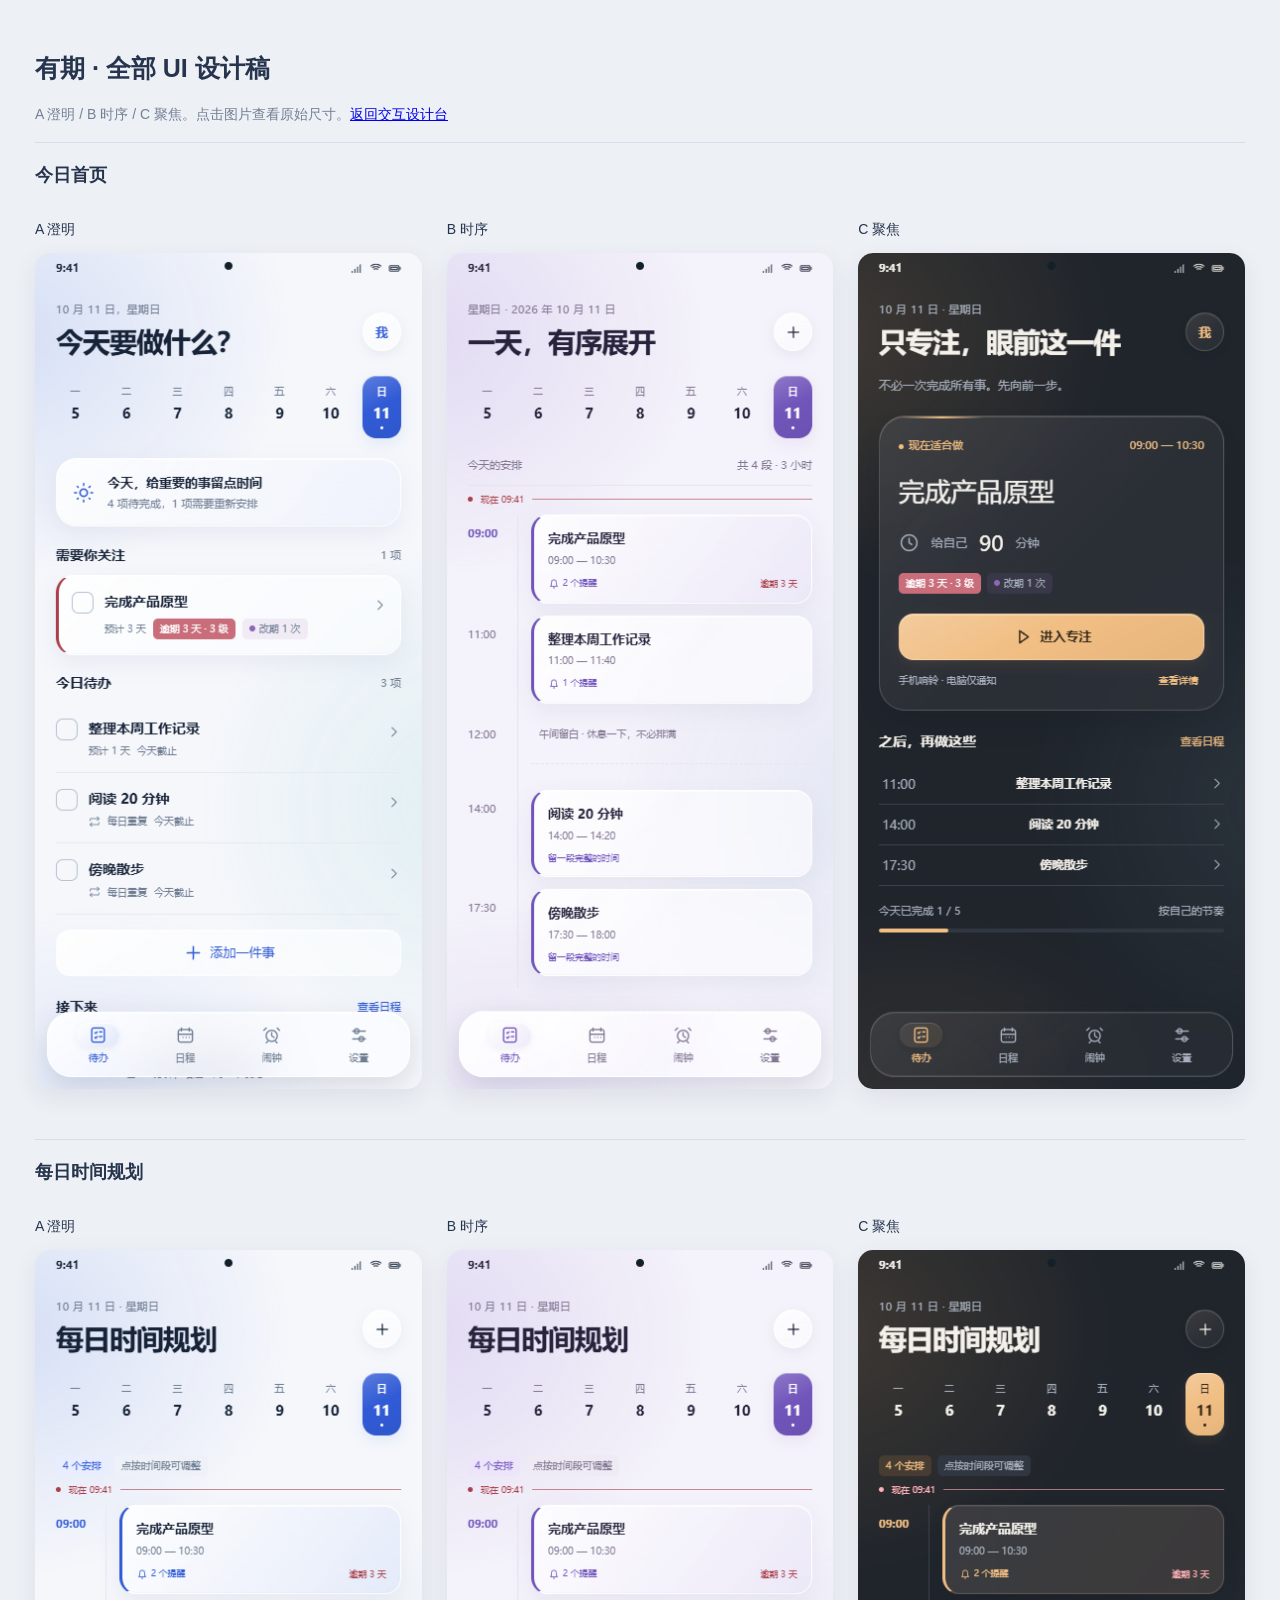
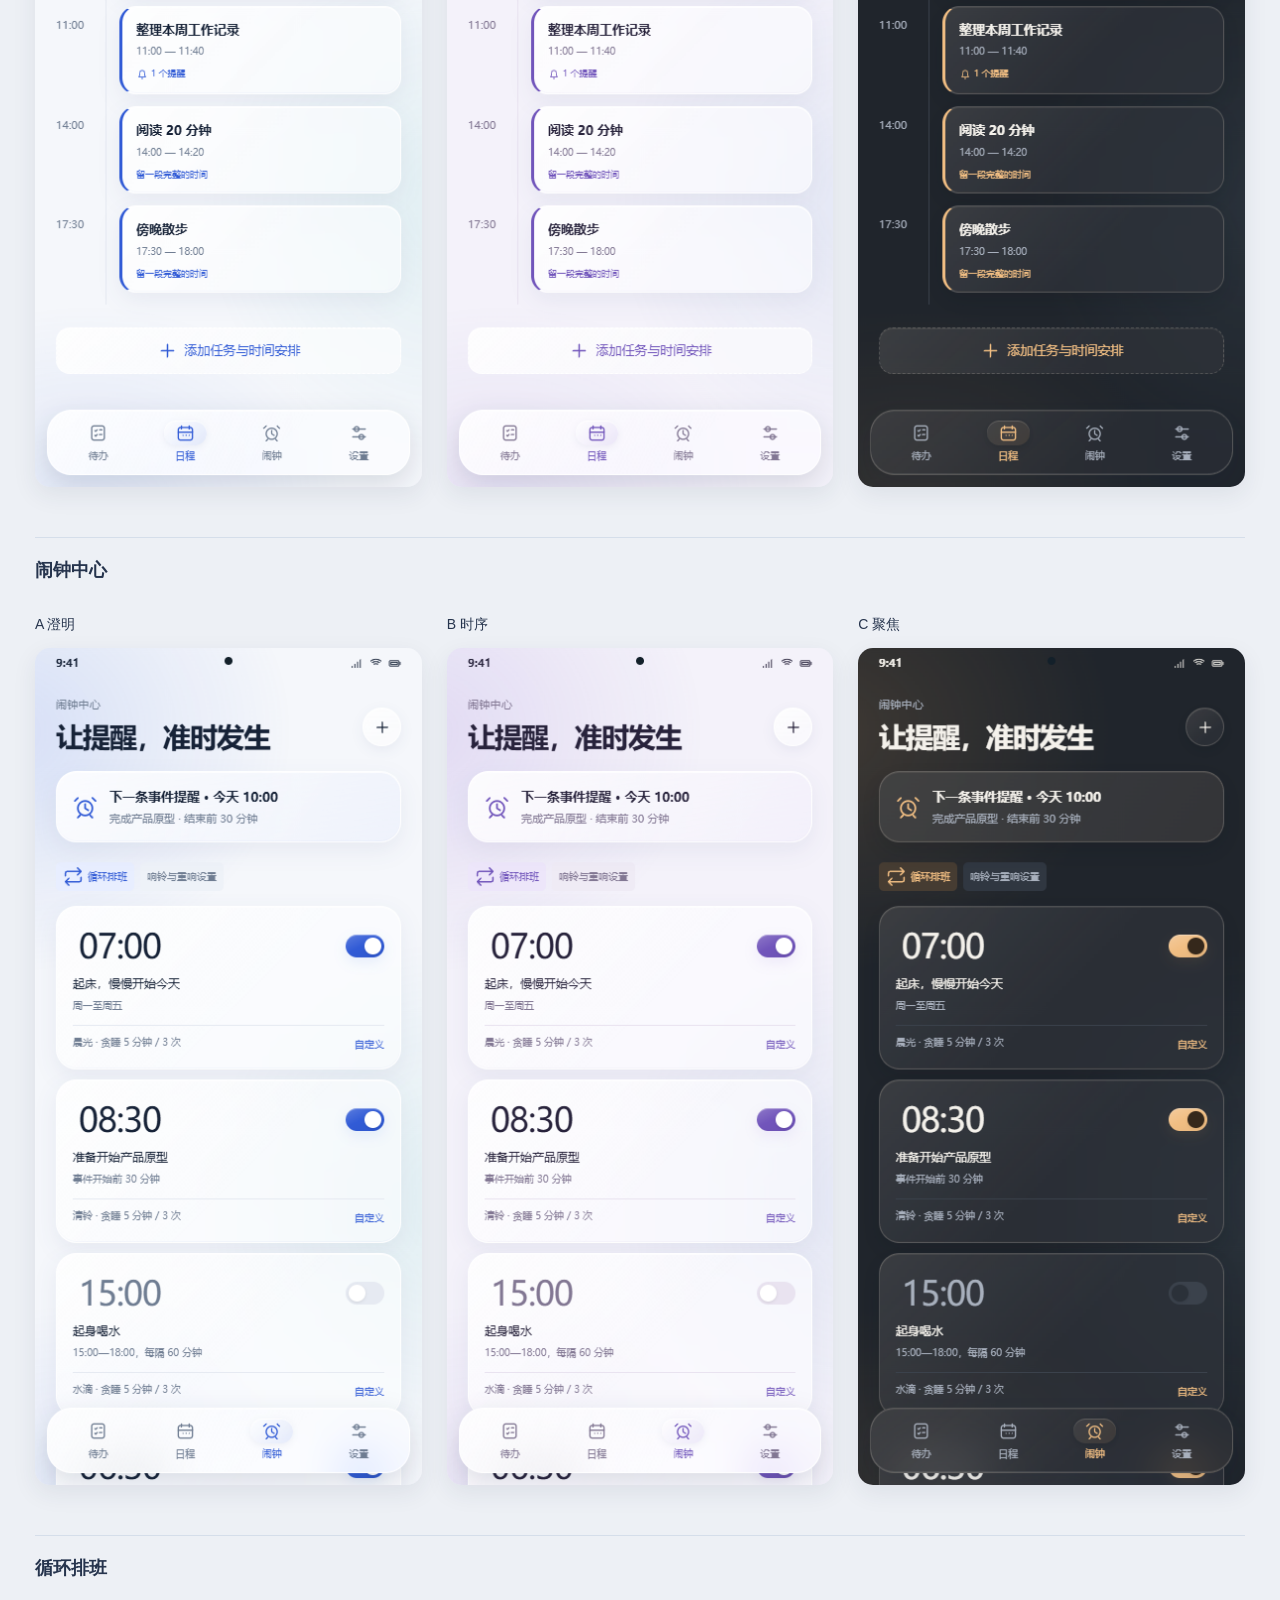
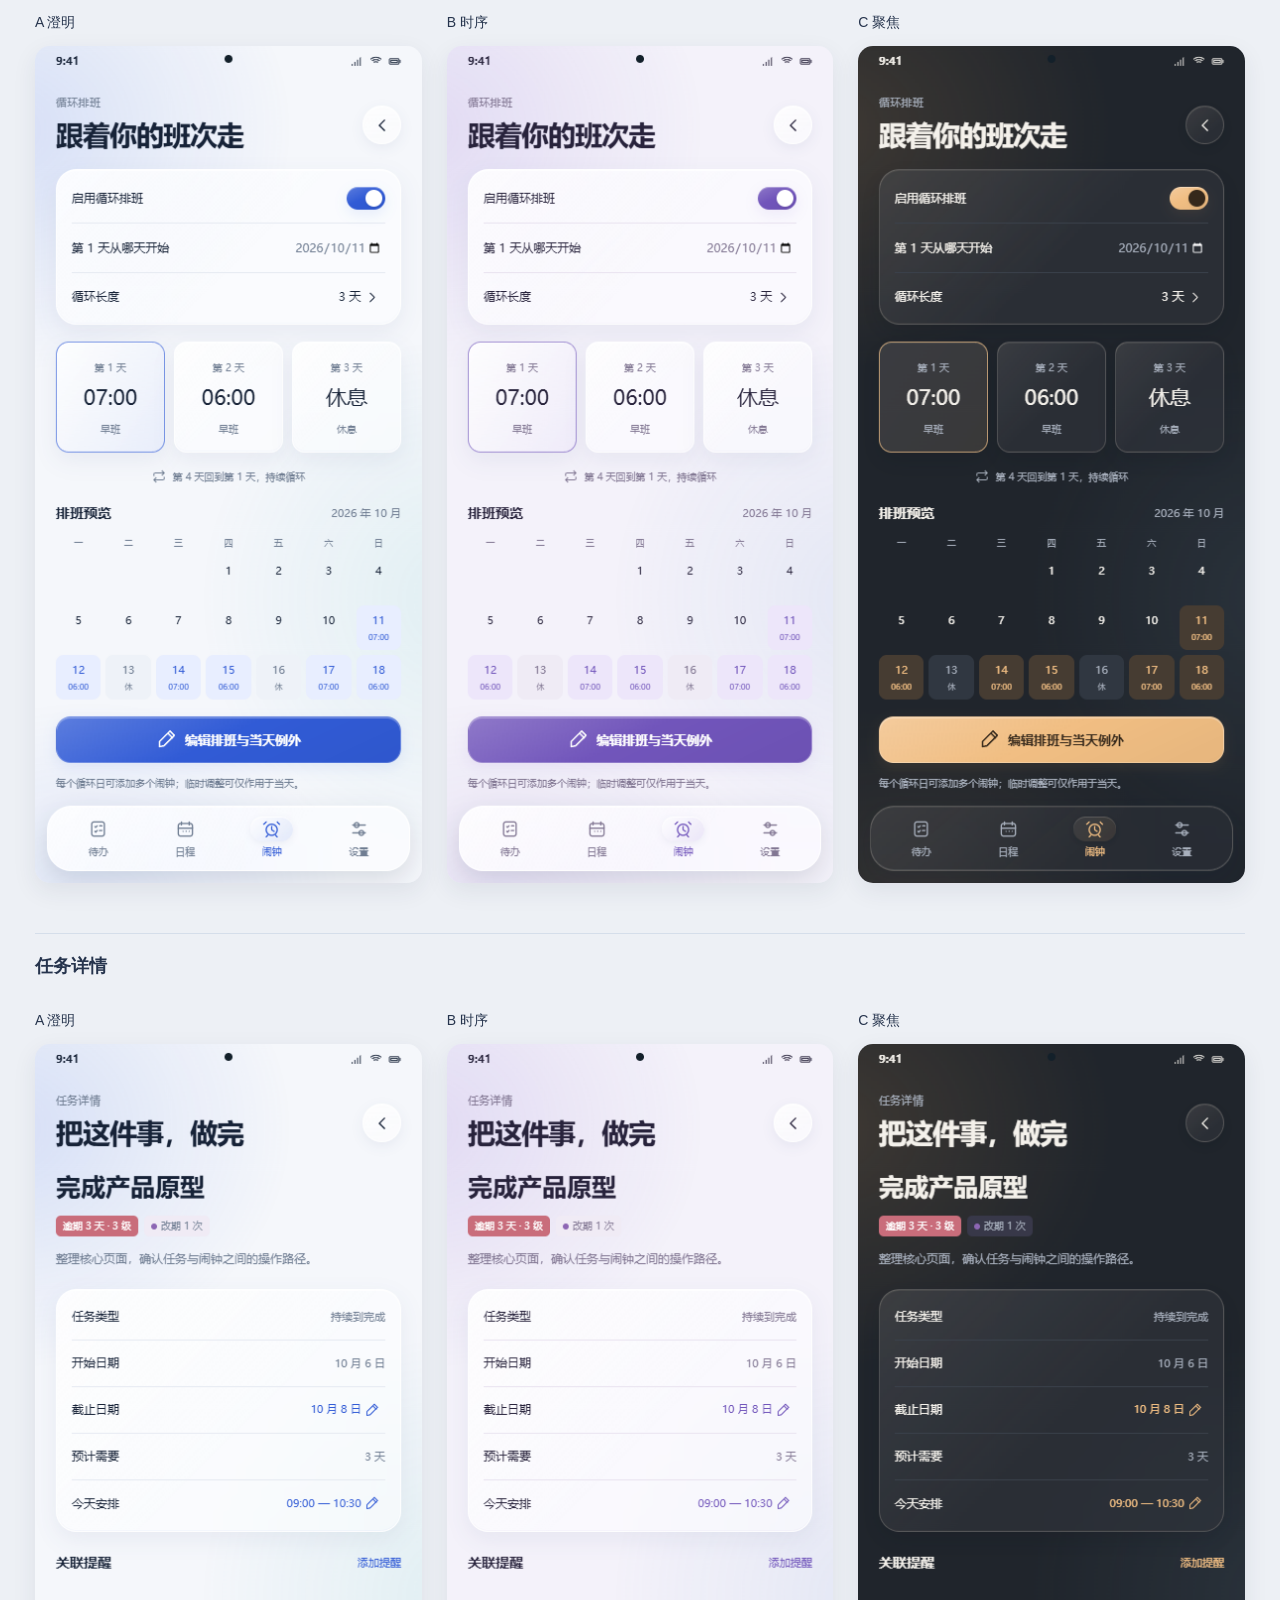
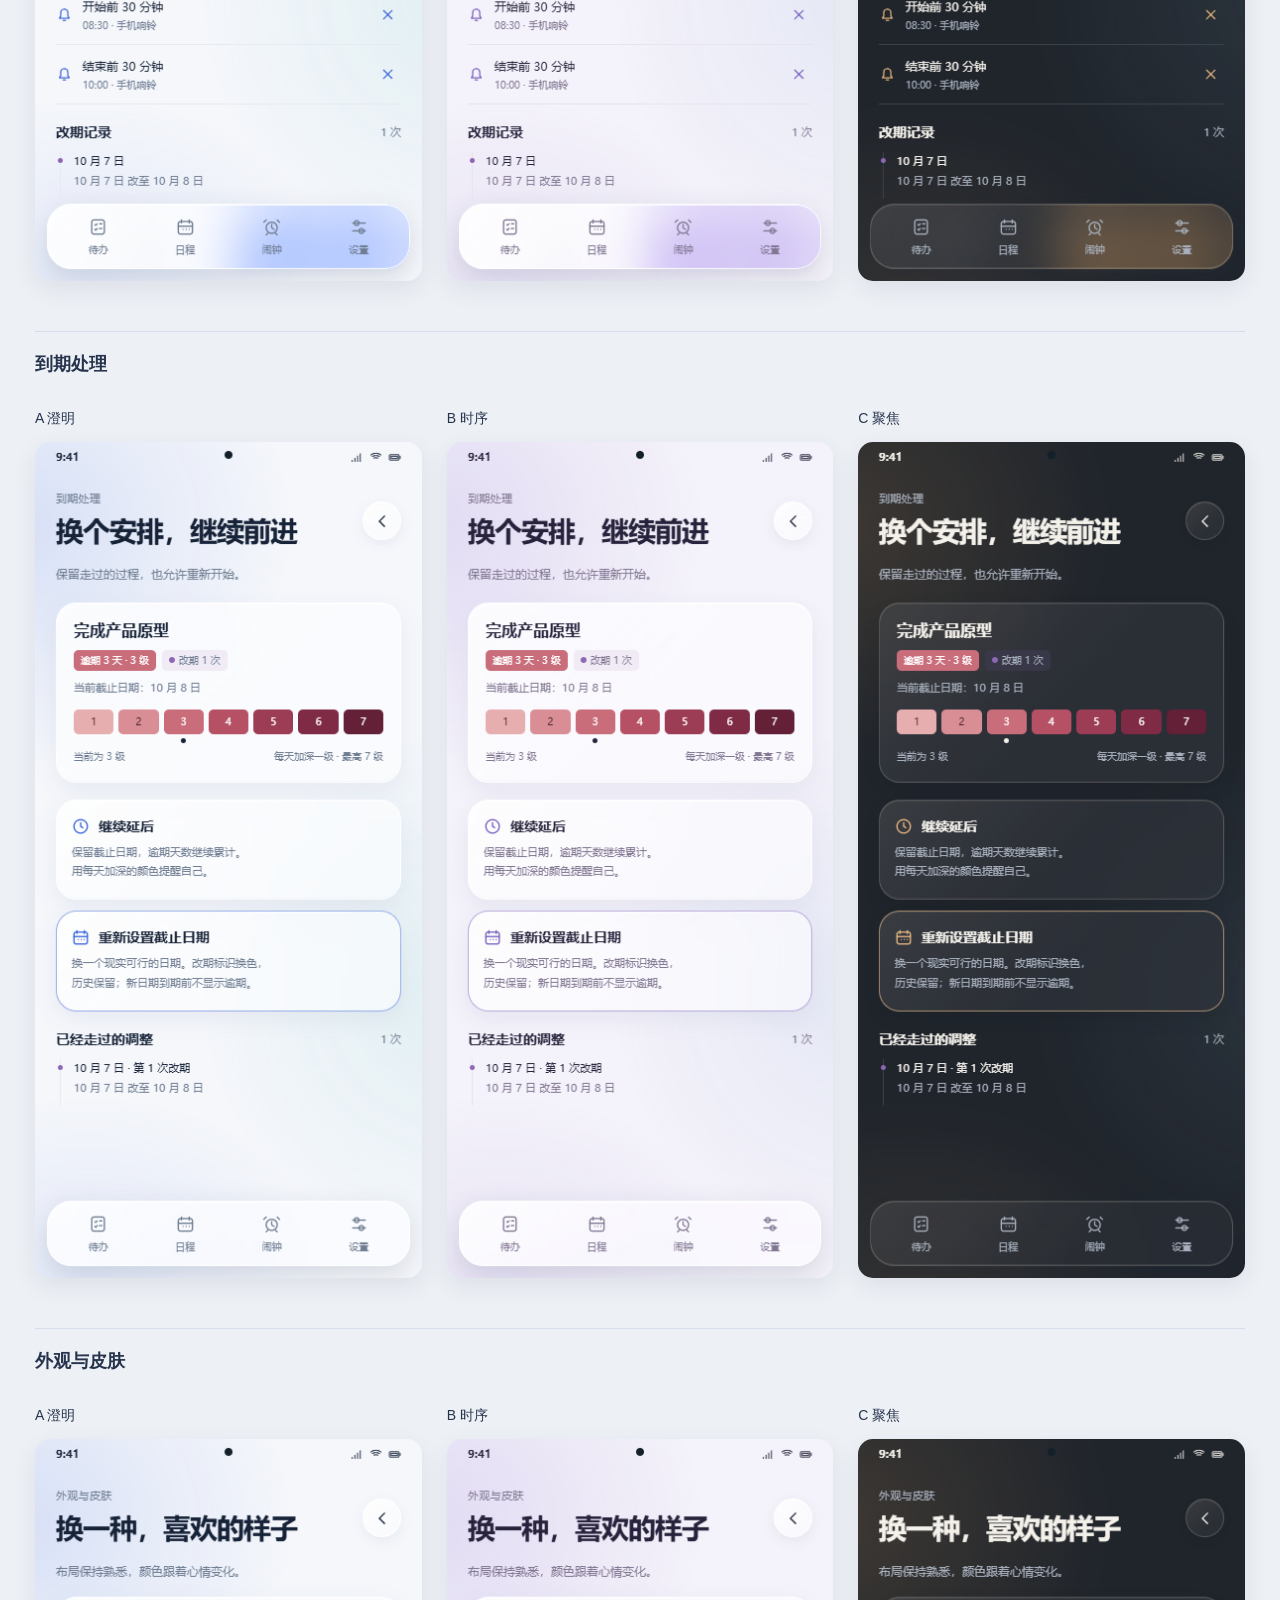
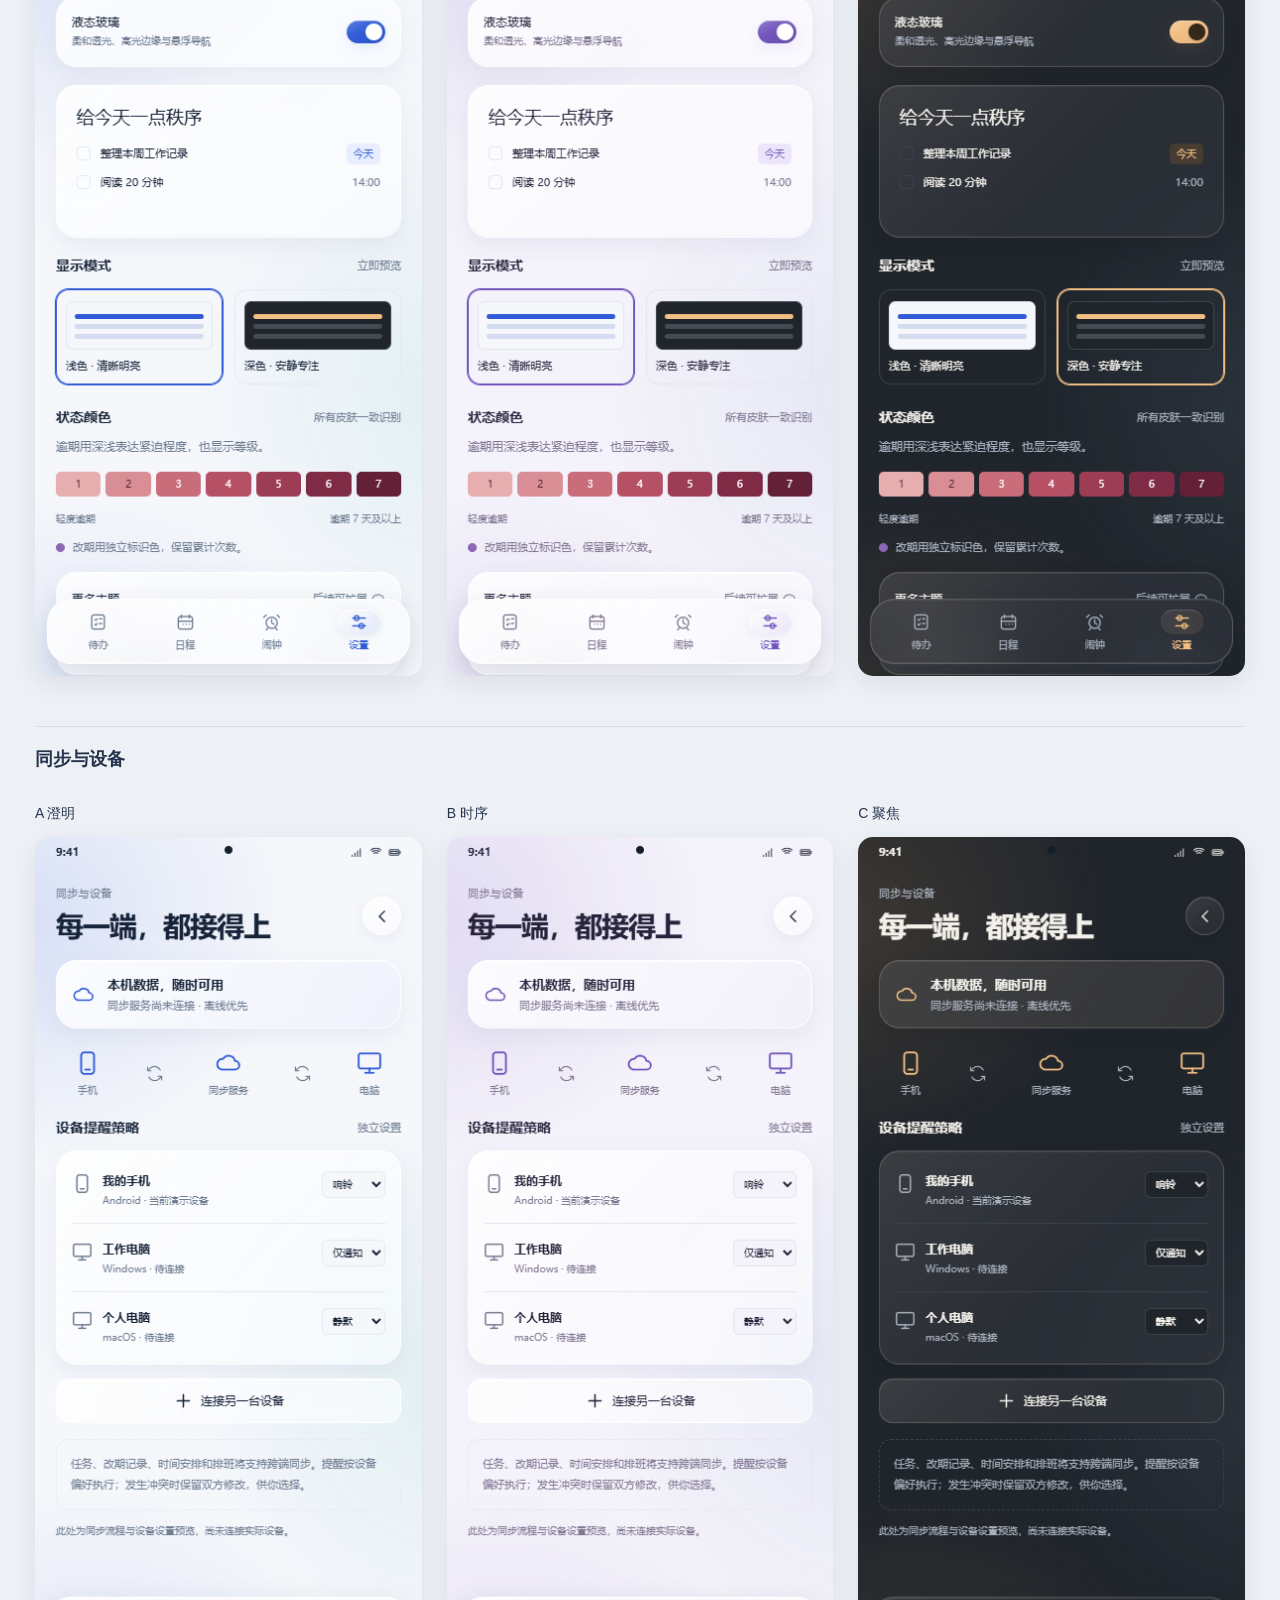
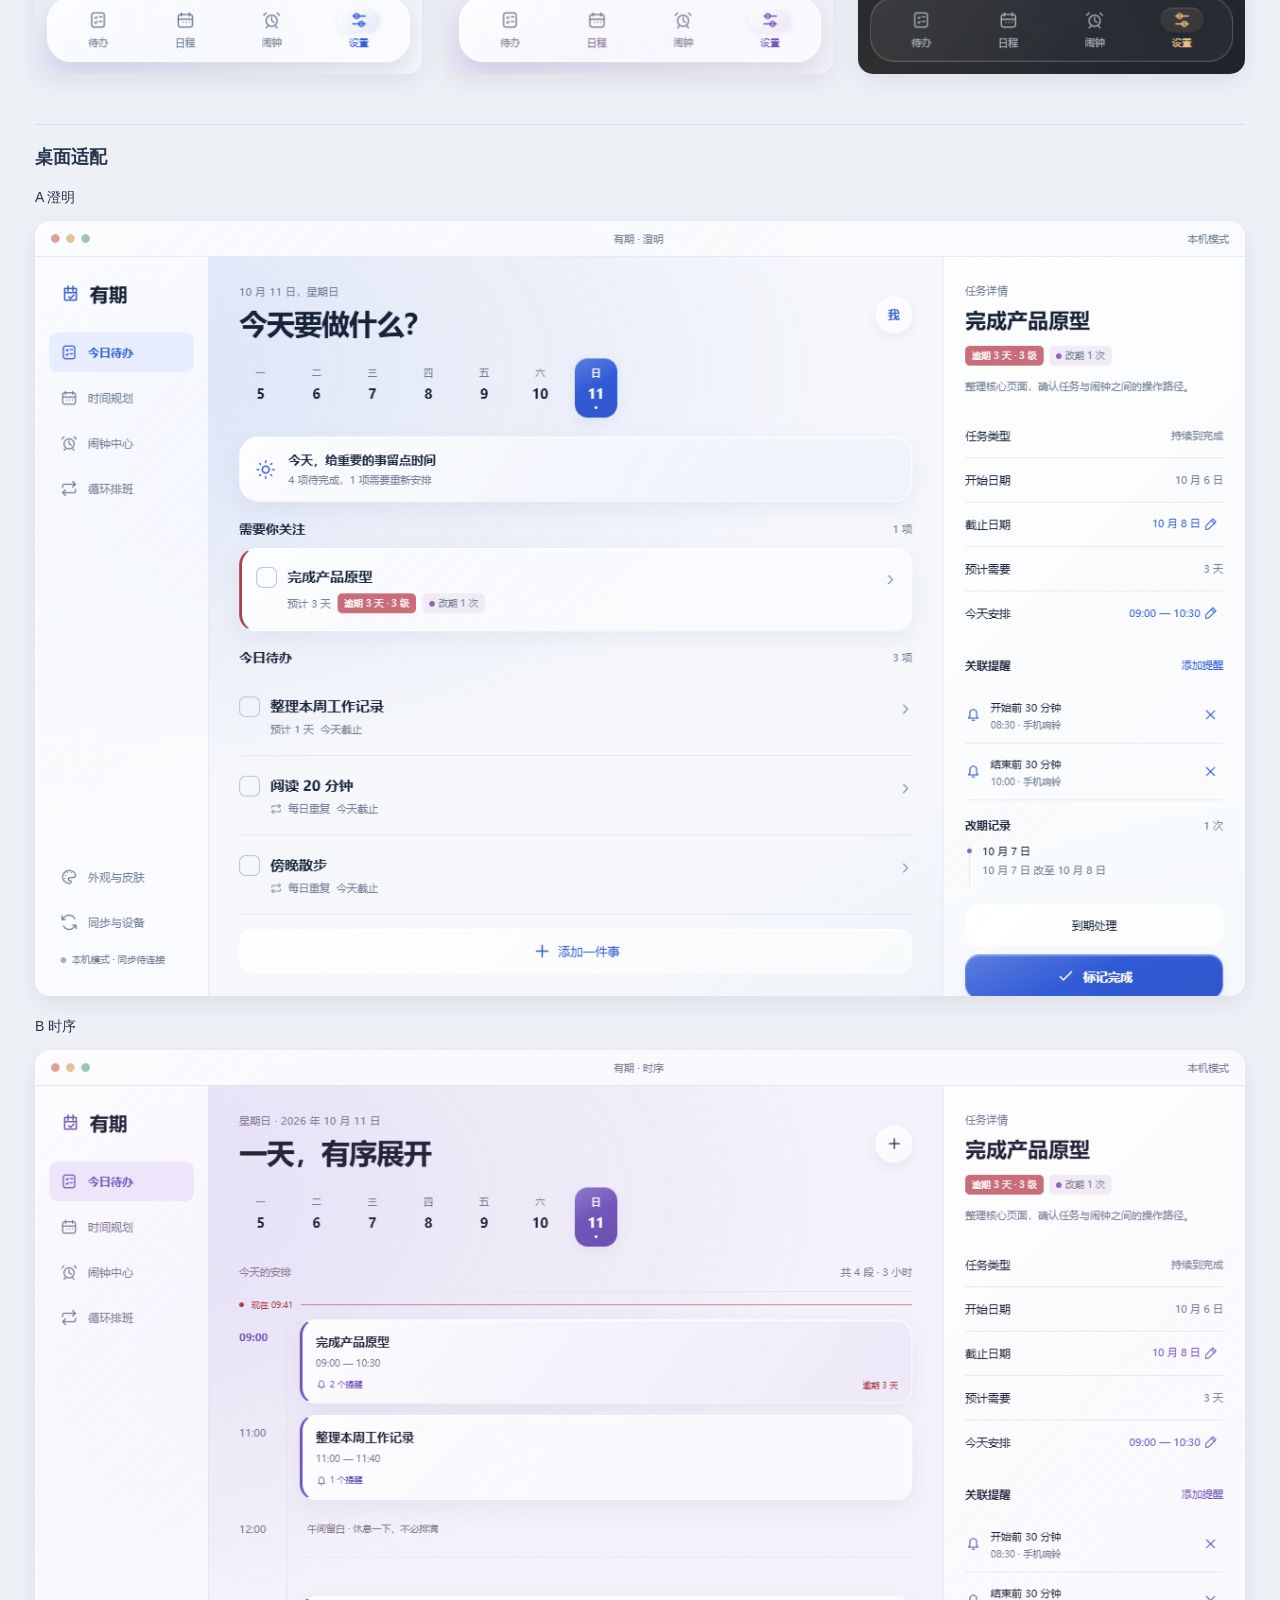
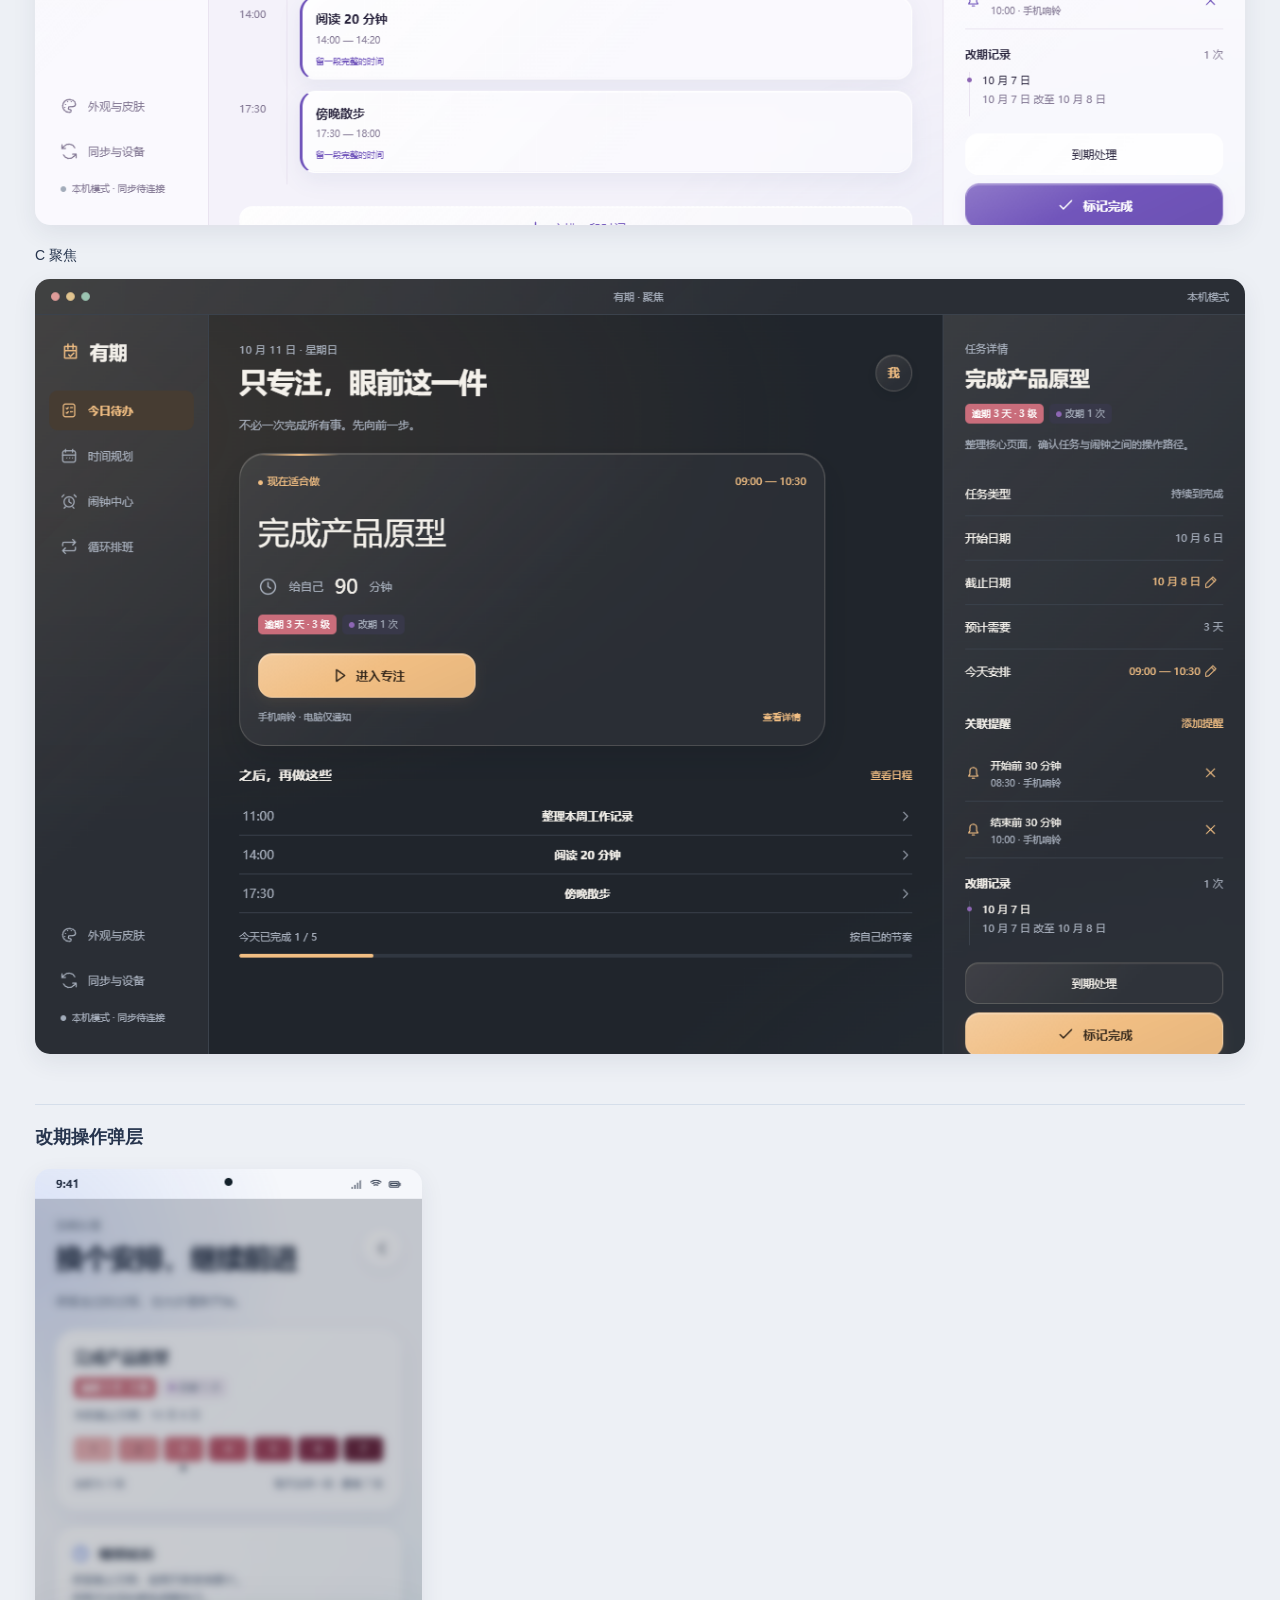
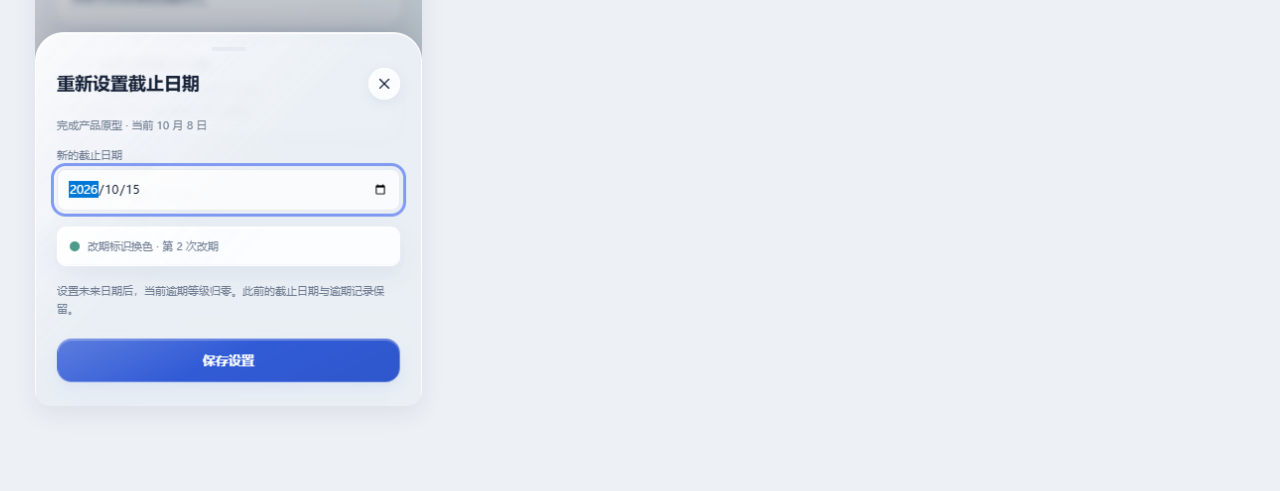
<file: design/gallery.html>
<!doctype html><html lang="zh-CN"><meta charset="utf-8"><meta name="viewport" content="width=device-width,initial-scale=1"><title>有期 · 全部设计稿</title><style>body{font:14px "Microsoft YaHei UI",sans-serif;background:#edf0f5;color:#26344d;margin:0;padding:35px}main{max-width:1280px;margin:auto}h1{font-size:25px}p{color:#738096;line-height:1.8}.row{display:grid;grid-template-columns:repeat(3,1fr);gap:25px;margin:20px 0 50px}.row a{display:block;text-decoration:none;color:inherit}.row img{width:100%;max-width:390px;display:block;border-radius:15px;box-shadow:0 8px 25px #23345014}.row h3{font-size:14px;font-weight:500}h2{font-size:18px;padding-top:20px;border-top:1px solid #d5deea}.desktop{display:block}.desktop a{margin-bottom:22px}.desktop img{max-width:none}@media(max-width:600px){body{padding:20px}.row{gap:10px}.row h3{font-size:11px}}</style><main><h1>有期 · 全部 UI 设计稿</h1><p>A 澄明 / B 时序 / C 聚焦。点击图片查看原始尺寸。<a href="index.html">返回交互设计台</a></p><h2>今日首页</h2><div class="row "><a href="exports/A-today.png"><h3>A 澄明</h3><img loading="lazy" src="exports/A-today.png" alt="A 今日首页"></a><a href="exports/B-today.png"><h3>B 时序</h3><img loading="lazy" src="exports/B-today.png" alt="B 今日首页"></a><a href="exports/C-today.png"><h3>C 聚焦</h3><img loading="lazy" src="exports/C-today.png" alt="C 今日首页"></a></div><h2>每日时间规划</h2><div class="row "><a href="exports/A-schedule.png"><h3>A 澄明</h3><img loading="lazy" src="exports/A-schedule.png" alt="A 每日时间规划"></a><a href="exports/B-schedule.png"><h3>B 时序</h3><img loading="lazy" src="exports/B-schedule.png" alt="B 每日时间规划"></a><a href="exports/C-schedule.png"><h3>C 聚焦</h3><img loading="lazy" src="exports/C-schedule.png" alt="C 每日时间规划"></a></div><h2>闹钟中心</h2><div class="row "><a href="exports/A-alarms.png"><h3>A 澄明</h3><img loading="lazy" src="exports/A-alarms.png" alt="A 闹钟中心"></a><a href="exports/B-alarms.png"><h3>B 时序</h3><img loading="lazy" src="exports/B-alarms.png" alt="B 闹钟中心"></a><a href="exports/C-alarms.png"><h3>C 聚焦</h3><img loading="lazy" src="exports/C-alarms.png" alt="C 闹钟中心"></a></div><h2>循环排班</h2><div class="row "><a href="exports/A-shift.png"><h3>A 澄明</h3><img loading="lazy" src="exports/A-shift.png" alt="A 循环排班"></a><a href="exports/B-shift.png"><h3>B 时序</h3><img loading="lazy" src="exports/B-shift.png" alt="B 循环排班"></a><a href="exports/C-shift.png"><h3>C 聚焦</h3><img loading="lazy" src="exports/C-shift.png" alt="C 循环排班"></a></div><h2>任务详情</h2><div class="row "><a href="exports/A-task.png"><h3>A 澄明</h3><img loading="lazy" src="exports/A-task.png" alt="A 任务详情"></a><a href="exports/B-task.png"><h3>B 时序</h3><img loading="lazy" src="exports/B-task.png" alt="B 任务详情"></a><a href="exports/C-task.png"><h3>C 聚焦</h3><img loading="lazy" src="exports/C-task.png" alt="C 任务详情"></a></div><h2>到期处理</h2><div class="row "><a href="exports/A-overdue.png"><h3>A 澄明</h3><img loading="lazy" src="exports/A-overdue.png" alt="A 到期处理"></a><a href="exports/B-overdue.png"><h3>B 时序</h3><img loading="lazy" src="exports/B-overdue.png" alt="B 到期处理"></a><a href="exports/C-overdue.png"><h3>C 聚焦</h3><img loading="lazy" src="exports/C-overdue.png" alt="C 到期处理"></a></div><h2>外观与皮肤</h2><div class="row "><a href="exports/A-appearance.png"><h3>A 澄明</h3><img loading="lazy" src="exports/A-appearance.png" alt="A 外观与皮肤"></a><a href="exports/B-appearance.png"><h3>B 时序</h3><img loading="lazy" src="exports/B-appearance.png" alt="B 外观与皮肤"></a><a href="exports/C-appearance.png"><h3>C 聚焦</h3><img loading="lazy" src="exports/C-appearance.png" alt="C 外观与皮肤"></a></div><h2>同步与设备</h2><div class="row "><a href="exports/A-sync.png"><h3>A 澄明</h3><img loading="lazy" src="exports/A-sync.png" alt="A 同步与设备"></a><a href="exports/B-sync.png"><h3>B 时序</h3><img loading="lazy" src="exports/B-sync.png" alt="B 同步与设备"></a><a href="exports/C-sync.png"><h3>C 聚焦</h3><img loading="lazy" src="exports/C-sync.png" alt="C 同步与设备"></a></div><h2>桌面适配</h2><div class="row desktop"><a href="exports/A-desktop.png"><h3>A 澄明</h3><img loading="lazy" src="exports/A-desktop.png" alt="A 桌面适配"></a><a href="exports/B-desktop.png"><h3>B 时序</h3><img loading="lazy" src="exports/B-desktop.png" alt="B 桌面适配"></a><a href="exports/C-desktop.png"><h3>C 聚焦</h3><img loading="lazy" src="exports/C-desktop.png" alt="C 桌面适配"></a></div><h2>改期操作弹层</h2><div class="row"><a href="exports/A-reschedule-sheet.png"><img src="exports/A-reschedule-sheet.png" alt="重新设置截止日期弹层"></a></div></main></html>
</file>
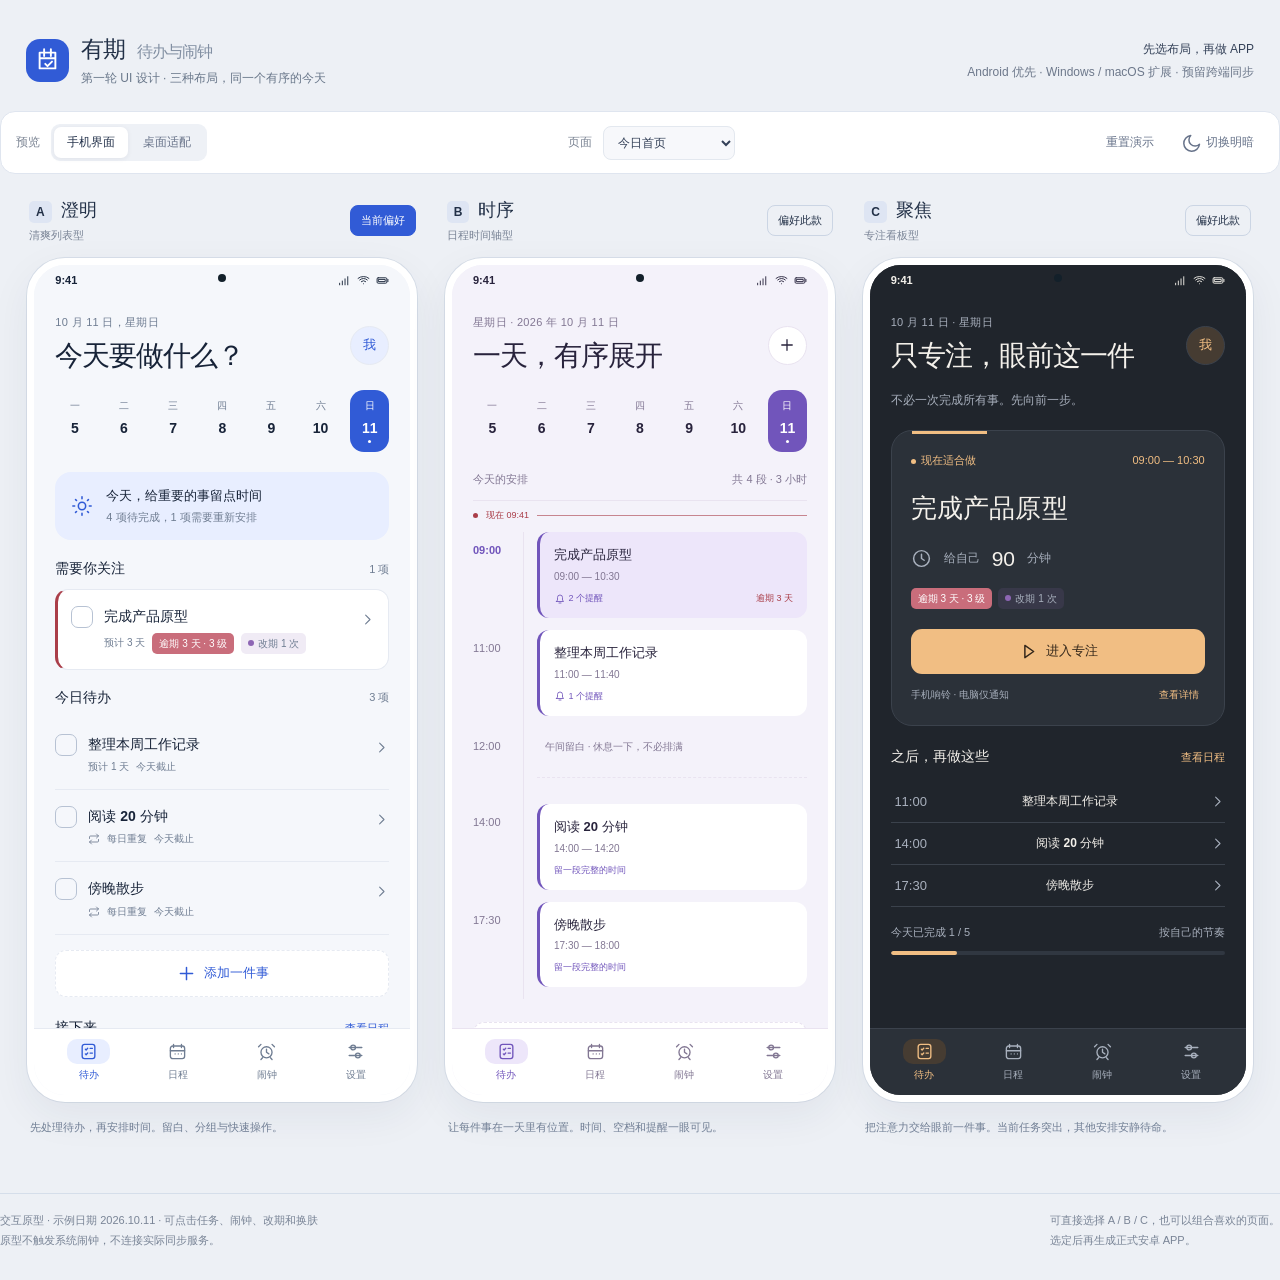
<file: design/archive/有期-UI设计-原版.html>
<!doctype html>
<html lang="zh-CN"><head><meta charset="utf-8"><meta name="viewport" content="width=device-width,initial-scale=1"><title>有期 · 三款 UI 交互设计</title><style>@charset "UTF-8";
:root{font-family:"Microsoft YaHei UI","PingFang SC","Microsoft YaHei",sans-serif;color:#223047;background:#edf0f5;font-synthesis:none;font-size:14px;font-weight:400}
*{box-sizing:border-box}body{margin:0}button,input,select,textarea{font:inherit}button{cursor:pointer}button,input,select,textarea{-webkit-tap-highlight-color:transparent}button{color:inherit}button:focus-visible,a:focus-visible,input:focus-visible,select:focus-visible,textarea:focus-visible{outline:3px solid #829bf2;outline-offset:3px}button:disabled{cursor:default;opacity:.45}a{color:inherit}.ico{width:21px;height:21px;display:inline-block;flex-shrink:0;vertical-align:middle;fill:none;stroke:currentColor;stroke-width:1.7;stroke-linecap:round;stroke-linejoin:round}h1,h2,h3,p{margin:0}button{border:0;background:none}.review-head{max-width:1370px;margin:auto;padding:34px 26px 24px;display:flex;justify-content:space-between;align-items:center;gap:20px}.brand{display:flex;gap:12px;align-items:center}.brandmark{width:43px;height:43px;background:#315bd6;color:white;border-radius:14px;display:grid;place-items:center}.brandmark .ico{width:27px;height:27px}.brand h1{font-size:23px;letter-spacing:-1px;font-weight:700}.brand p{color:#69778a;font-size:12px;margin-top:5px}.review-meta{text-align:right;color:#6d788b;font-size:12px;line-height:1.9}.review-meta strong{color:#344158;font-weight:500}.review-tools{max-width:1318px;margin:0 auto 24px;padding:12px 15px;background:#fff;border:1px solid #dfe5ef;border-radius:15px;display:flex;align-items:center;justify-content:space-between;gap:10px;flex-wrap:wrap}.tool-group{display:flex;align-items:center;gap:8px}.tool-caption{font-size:12px;color:#7c8594;margin-right:3px}.seg{display:flex;background:#eef1f6;padding:3px;border-radius:9px;gap:2px}.seg button{padding:7px 13px;font-size:12px;border-radius:7px;color:#69748a}.seg button.active{background:#fff;color:#26344d;box-shadow:0 1px 5px #25304412}.review-tools select{padding:8px 28px 8px 10px;background:#f7f8fb;color:#344158;border:1px solid #e3e8ef;border-radius:8px;font-size:12px}.text-tool{padding:8px 10px;color:#67738a;font-size:12px}.designs{max-width:1370px;margin:0 auto;display:grid;grid-template-columns:repeat(3,minmax(0,1fr));gap:25px;padding:0 26px 40px}.design-column{min-width:0}.design-label{display:flex;align-items:center;justify-content:space-between;padding:0 3px 15px;gap:10px}.design-label h2{font-size:18px;font-weight:650}.design-label h2 span{font-size:12px;background:#dee5f3;padding:4px 7px;border-radius:5px;margin-right:9px}.design-label p{font-size:11px;color:#7b8597;margin-top:6px}.choose{border:1px solid #cbd5e4;border-radius:8px;padding:7px 10px;font-size:11px;white-space:nowrap}.choose.selected{background:#315bd6;color:white;border-color:#315bd6}.device{width:100%;max-width:390px;height:844px;border:7px solid #fff;border-radius:38px;box-shadow:0 14px 40px #23345010,0 0 0 1px #d8dfe9;overflow:hidden;position:relative;margin:auto;background:var(--bg);color:var(--text);--bg:#f5f7fb;--surface:#fff;--text:#172338;--muted:#6f7d92;--line:#e6eaf2;--accent:#315bd6;--tint:#e8eeff;--accent-text:#fff;--danger:#aa3e49;--danger-bg:#f9e7e9;--success:#3b806e;--subtle:#eef2f8;--radius:16px;color-scheme:light}
.device[data-variant=b]{--bg:#f4f2fa;--text:#28233c;--muted:#827793;--line:#e9e3f0;--accent:#7155bb;--tint:#ede6fa;--subtle:#efebf5;--radius:18px}.device[data-variant=c]{--accent:#d39650;--tint:#f8ecd9;--radius:13px}.device[data-skin=dark]{--bg:#20252c;--surface:#2b3139;--text:#f4f1eb;--muted:#a8b0bd;--line:#3b424c;--tint:#323f5c;--accent:#9db6ff;--accent-text:#18243f;--danger:#ffb1b7;--danger-bg:#50343c;--success:#8dcbb8;--subtle:#303741;color-scheme:dark}.device[data-variant=b][data-skin=dark]{--accent:#c4aff4;--tint:#443957;--accent-text:#2c2442}.device[data-variant=c][data-skin=dark]{--accent:#f1be83;--tint:#463c32;--accent-text:#35281b}.statusbar{height:30px;display:flex;align-items:center;justify-content:space-between;padding:0 21px;font-size:11px;font-weight:650;background:var(--bg)}.status-signals{display:flex;align-items:center;gap:6px}.status-signals .ico{height:13px;width:13px}.camera{position:absolute;top:9px;left:calc(50% - 4px);width:8px;height:8px;border-radius:50%;background:#13202a}.app-shell{height:calc(100% - 30px);display:flex;flex-direction:column;position:relative}.mobile-main{flex:1;min-height:0;overflow-y:auto;scrollbar-width:none;padding:20px 21px 18px}.mobile-main::-webkit-scrollbar{display:none}.topline{display:flex;justify-content:space-between;align-items:center;margin-bottom:15px;gap:12px}.eyebrow{font-size:11px;color:var(--muted);margin-bottom:6px;letter-spacing:.3px}.topline h2{font-size:28px;font-weight:650;letter-spacing:-1px;line-height:1.4}.icon-btn{width:39px;height:39px;border:1px solid var(--line);border-radius:50%;display:grid;place-items:center;background:var(--surface);flex-shrink:0}.icon-btn.small{width:32px;height:32px}.icon-btn .ico{width:18px;height:18px}.avatar{background:var(--tint);color:var(--accent);font-size:13px;font-weight:650}.subtext{font-size:12px;color:var(--muted);line-height:1.7}.days{display:flex;justify-content:space-between;margin:13px 0 20px;gap:5px}.day{display:flex;flex-direction:column;gap:7px;align-items:center;padding:9px 3px;border-radius:14px;width:39px;color:var(--muted);font-size:10px}.day b{font-size:14px;font-weight:550;color:var(--text)}.day.today{background:var(--accent);color:var(--accent-text)}.day.today b{color:var(--accent-text)}.day.today:after{content:"";height:3px;width:3px;background:currentColor;border-radius:50%;margin-top:-3px}.brief{border-radius:var(--radius);padding:15px 16px;background:var(--tint);display:flex;align-items:center;gap:13px;margin-bottom:20px}.brief .ico{color:var(--accent);width:22px;height:22px}.brief strong{font-size:13px;font-weight:600}.brief p{font-size:11px;color:var(--muted);margin-top:5px}.section-title{display:flex;align-items:center;justify-content:space-between;margin:19px 0 11px}.section-title h3{font-size:14px;font-weight:650}.section-title span,.section-title button{font-size:11px;color:var(--muted)}.section-title button{color:var(--accent);padding:5px 0 5px 10px}.task-row{display:flex;gap:11px;align-items:flex-start;padding:15px 0;border-bottom:1px solid var(--line);position:relative}.task-row:last-child{border-bottom:0}.check{width:22px;height:22px;min-width:22px;border:1.5px solid #b7c2d3;border-radius:7px;display:grid;place-items:center;padding:0;margin-top:1px}.check.done{background:var(--accent);border-color:var(--accent);color:var(--accent-text)}.check .ico{width:15px;height:15px}.task-main{min-width:0;flex:1;text-align:left;padding:0}.task-main strong{font-size:14px;font-weight:550;display:block;line-height:1.6}.task-main p{font-size:10px;color:var(--muted);margin-top:5px;display:flex;align-items:center;gap:7px;flex-wrap:wrap}.task-row.is-done strong{text-decoration:line-through;color:var(--muted)}.task-row .chevron{width:15px;height:15px;color:var(--muted);margin-top:5px}.urgent-task{padding:15px 13px;border-radius:13px;border:1px solid var(--line);background:var(--surface);border-left:3px solid var(--danger);margin-bottom:3px}.badge{display:inline-flex;align-items:center;gap:4px;font-size:10px;padding:4px 7px;border-radius:5px;line-height:1.3;font-weight:500}.badge.danger{background:var(--danger-bg);color:var(--danger)}.badge.accent{background:var(--tint);color:var(--accent)}.badge.muted{background:var(--subtle);color:var(--muted)}.badge.success{background:var(--subtle);color:var(--success)}.revision-dot{width:6px;height:6px;border-radius:50%;background:var(--revision,#7c69b3);display:inline-block}.revision-blue{--revision:#557bca}.revision-violet{--revision:#8d66b4}.revision-teal{--revision:#4b9a8a}.revision-rose{--revision:#c46b95}.revision-amber{--revision:#b68c42}.bottom-nav{height:67px;background:var(--surface);border-top:1px solid var(--line);display:flex;justify-content:space-around;align-items:center;flex-shrink:0;padding:5px 10px 9px}.bottom-nav button{display:flex;flex-direction:column;align-items:center;gap:4px;color:var(--muted);font-size:10px;min-width:58px;padding:6px 5px}.bottom-nav button.active{color:var(--accent)}.bottom-nav button.active .nav-icon{background:var(--tint);border-radius:10px}.nav-icon{padding:3px 12px;line-height:1}.nav-icon .ico{width:19px;height:19px}.add-inline{display:flex;align-items:center;justify-content:center;gap:7px;font-size:13px;padding:12px;border:1px dashed var(--line);border-radius:11px;color:var(--accent);width:100%;margin:15px 0 3px;background:var(--surface)}.primary{background:var(--accent);color:var(--accent-text);padding:12px 15px;border-radius:11px;font-size:13px;font-weight:600;display:flex;justify-content:center;align-items:center;gap:8px;min-height:44px}.secondary{border:1px solid var(--line);background:var(--surface);border-radius:11px;padding:11px 13px;min-height:44px;font-size:12px;display:flex;justify-content:center;align-items:center;gap:7px}.full{width:100%}.button-row{display:flex;gap:9px;margin-top:18px}.button-row>*{flex:1}.progress-line{height:4px;background:var(--subtle);border-radius:8px;overflow:hidden;margin-top:11px}.progress-line span{display:block;height:100%;background:var(--accent);border-radius:8px}.list-header{display:flex;justify-content:space-between;align-items:center;font-size:11px;color:var(--muted);margin-top:18px}.mini-plan{border-top:1px solid var(--line);margin-top:13px;padding-top:13px;display:flex;gap:13px;align-items:center}.mini-plan time{font-size:20px;font-variant-numeric:tabular-nums;color:var(--accent)}.mini-plan strong{font-size:12px;font-weight:550}.mini-plan p{font-size:10px;margin-top:4px;color:var(--muted)}.mini-plan .ico{margin-left:auto;color:var(--muted);width:17px;height:17px}.focus-hero{margin-top:19px;background:var(--surface);border:1px solid var(--line);border-radius:21px;padding:22px 19px;position:relative;overflow:hidden}.focus-hero:before{content:"";width:75px;height:3px;background:var(--accent);position:absolute;left:20px;top:0}.focus-label{display:flex;justify-content:space-between;align-items:center;font-size:11px;color:var(--accent);margin-bottom:18px}.focus-label i{width:5px;height:5px;display:inline-block;background:var(--accent);border-radius:50%;margin-right:5px}.focus-hero h3{font-size:26px;font-weight:500;line-height:1.7;max-width:230px;letter-spacing:.2px}.focus-time{display:flex;gap:12px;align-items:center;margin-top:17px;color:var(--muted);font-size:12px}.focus-time b{font-size:21px;color:var(--text);font-weight:450;font-variant-numeric:tabular-nums}.focus-hero .primary{margin-top:20px}.focus-bottom{display:flex;align-items:center;justify-content:space-between;font-size:10px;color:var(--muted);margin-top:13px}.queue-row{display:flex;padding:12px 0;gap:13px;border-bottom:1px solid var(--line);align-items:center}.queue-row time{font-size:13px;color:var(--muted);width:40px;font-variant-numeric:tabular-nums}.queue-row strong{font-size:12px;font-weight:550;flex:1}.queue-row .ico{width:15px;height:15px;color:var(--muted)}.week-caption{display:flex;justify-content:space-between;margin-top:15px;padding-bottom:13px;border-bottom:1px solid var(--line);font-size:11px;color:var(--muted)}.timeline{position:relative;margin-top:13px;padding-bottom:8px}.time-item{display:flex;gap:12px;min-height:75px;position:relative}.time-item>time{font-size:11px;color:var(--muted);width:38px;flex-shrink:0;padding-top:12px;font-variant-numeric:tabular-nums}.time-track{flex:1;border-left:1px solid var(--line);padding:0 0 12px 13px;min-width:0}.event-card{display:block;text-align:left;width:100%;border-radius:12px;padding:13px 14px;background:var(--surface);border-left:3px solid var(--accent)}.event-card strong{font-size:13px;font-weight:550;line-height:1.6}.event-card p{font-size:10px;color:var(--muted);margin-top:5px}.event-card .event-meta{display:flex;justify-content:space-between;margin-top:10px;gap:5px}.event-meta span{font-size:9px;color:var(--accent)}.time-item.current .event-card{background:var(--tint)}.time-item.current>time{color:var(--accent);font-weight:650}.now-line{display:flex;align-items:center;gap:8px;margin:-5px 0 10px;color:var(--danger);font-size:9px}.now-line:before{content:"";height:5px;width:5px;border-radius:50%;background:currentColor}.now-line:after{content:"";height:1px;background:currentColor;flex:1;opacity:.6}.free-time{font-size:10px;color:var(--muted);padding:12px 8px 23px;border-bottom:1px dashed var(--line);margin-bottom:14px}.next-alarm{background:var(--tint);border-radius:var(--radius);padding:16px;margin:15px 0 20px;display:flex;gap:12px;align-items:center}.next-alarm>.ico{color:var(--accent);width:25px;height:25px}.next-alarm strong{font-size:13px;font-weight:550}.next-alarm p{font-size:11px;color:var(--muted);margin-top:6px}.alarm-card{background:var(--surface);border:1px solid var(--line);border-radius:var(--radius);padding:16px;margin-bottom:10px}.alarm-top{display:flex;justify-content:space-between;align-items:center}.alarm-time{font-size:34px;font-weight:400;letter-spacing:-1px;font-variant-numeric:tabular-nums}.alarm-title{font-size:12px;margin-top:8px;font-weight:500}.alarm-rule{font-size:10px;color:var(--muted);margin-top:7px;line-height:1.5}.alarm-disabled .alarm-time{color:var(--muted)}.switch{width:39px;height:23px;border-radius:16px;background:var(--line);padding:3px;flex-shrink:0;display:flex;align-items:center}.switch:after{content:"";height:17px;width:17px;background:var(--surface);border-radius:50%;box-shadow:0 1px 3px #0002}.switch.on{background:var(--accent);justify-content:flex-end}.switch.on:after{background:var(--accent-text)}.alarm-links{display:flex;justify-content:space-between;margin-top:12px;padding-top:10px;border-top:1px solid var(--line);font-size:10px;color:var(--muted)}.alarm-links button{font-size:10px;color:var(--accent);padding:2px 0}.setting-card{background:var(--surface);border:1px solid var(--line);border-radius:var(--radius);padding:4px 15px;margin:14px 0}.setting-row{display:flex;align-items:center;justify-content:space-between;gap:12px;padding:13px 0;border-bottom:1px solid var(--line);font-size:12px;min-height:47px}.setting-row:last-child{border-bottom:0}.setting-row>span:last-child{color:var(--muted);font-size:11px}.setting-row .ico{width:15px;height:15px}.setting-row input,.setting-row select{max-width:155px;border:0;background:transparent;text-align:right;color:var(--muted);font-size:12px;padding:3px}.cycle-days{display:flex;gap:9px;margin:17px 0}.cycle-day{flex:1;padding:15px 9px;text-align:center;border:1px solid var(--line);background:var(--surface);border-radius:13px}.cycle-day.active{border-color:var(--accent);background:var(--tint)}.cycle-day small{font-size:10px;color:var(--muted)}.cycle-day b{display:block;font-size:21px;font-weight:500;margin:9px 0}.cycle-day span{font-size:10px;color:var(--muted)}.repeat-flow{display:flex;justify-content:center;align-items:center;gap:7px;font-size:10px;color:var(--muted);margin-bottom:21px}.repeat-flow .ico{width:14px;height:14px}.month-grid{display:grid;grid-template-columns:repeat(7,1fr);gap:5px;margin:12px 0 17px}.month-grid>div{text-align:center;font-size:11px;padding:8px 1px;border-radius:8px}.month-grid .weekday{color:var(--muted);font-size:9px;padding:3px}.month-grid .scheduled{background:var(--tint);color:var(--accent)}.month-grid .rest{background:var(--subtle);color:var(--muted)}.month-grid small{display:block;font-size:8px;margin-top:5px}.task-title{font-size:25px;font-weight:550;line-height:1.6;margin:7px 0 9px}.task-description{font-size:12px;color:var(--muted);line-height:1.9;margin:12px 0 18px}.chips{display:flex;gap:6px;flex-wrap:wrap}.reminder-row{display:flex;justify-content:space-between;gap:10px;align-items:center;padding:12px 0;border-bottom:1px solid var(--line)}.reminder-row:last-child{border-bottom:0}.reminder-row .ico{width:17px;height:17px;color:var(--accent)}.reminder-row strong{font-size:12px;font-weight:500}.reminder-row p{font-size:10px;color:var(--muted);margin-top:4px}.reminder-copy{flex:1}.reminder-row button{padding:5px;color:var(--muted);font-size:11px}.due-summary{background:var(--surface);border:1px solid var(--line);border-radius:var(--radius);padding:17px;margin:17px 0}.due-summary h3{font-size:16px;font-weight:550;margin-bottom:10px}.due-summary p{font-size:11px;color:var(--muted);margin-top:10px}.level-scale{display:flex;gap:5px;margin-top:15px}.level-scale span{height:25px;border-radius:5px;flex:1;display:grid;place-items:center;font-size:10px;position:relative;color:#fff}.level-scale span:nth-child(1){background:#e7aeb0;color:#542e35}.level-scale span:nth-child(2){background:#d98e95;color:#4d2530}.level-scale span:nth-child(3){background:#c96d7b}.level-scale span:nth-child(4){background:#b65165}.level-scale span:nth-child(5){background:#9c3d55}.level-scale span:nth-child(6){background:#802b46}.level-scale span:nth-child(7){background:#632037}.level-scale .selected:after{content:"";position:absolute;width:5px;height:5px;bottom:-9px;border-radius:50%;background:var(--text)}.scale-caption{font-size:10px;color:var(--muted);display:flex;justify-content:space-between;margin:16px 0 2px}.due-option{padding:17px 15px;border:1px solid var(--line);background:var(--surface);border-radius:var(--radius);margin:11px 0;display:block;width:100%;text-align:left}.due-option strong{font-size:14px;font-weight:550;display:flex;align-items:center;gap:9px}.due-option strong .ico{color:var(--accent);width:18px;height:18px}.due-option p{font-size:11px;color:var(--muted);line-height:1.8;margin-top:8px}.due-option.emphasis{border-color:var(--accent)}.history-row{border-left:1px solid var(--line);margin:10px 0 0 4px;padding:2px 0 11px 13px;font-size:11px;color:var(--muted);position:relative}.history-row:before{content:"";position:absolute;left:-3px;top:6px;width:5px;height:5px;background:var(--revision,var(--muted));border-radius:50%}.history-row b{display:block;color:var(--text);font-size:11px;font-weight:500;margin-bottom:6px}.skin-preview{height:154px;background:var(--surface);border:1px solid var(--line);border-radius:var(--radius);padding:20px;margin:18px 0}.skin-preview h3{font-size:18px;font-weight:500;margin-bottom:15px}.fake-row{display:flex;gap:10px;align-items:center;margin:11px 0;font-size:11px}.fake-row i{width:14px;height:14px;border:1px solid var(--line);border-radius:4px}.skin-swatch-row{display:flex;gap:12px;margin:15px 0 24px}.skin-swatch{flex:1;border-radius:13px;border:1px solid var(--line);padding:11px 9px;text-align:left;font-size:11px;color:var(--text)}.skin-swatch.active{border-color:var(--accent);box-shadow:0 0 0 1px var(--accent)}.skin-swatch i{height:49px;display:block;border-radius:7px;margin-bottom:9px;background:#f5f7fb;border:1px solid #e3e7ef;position:relative}.skin-swatch i:after{content:"";position:absolute;left:8px;right:8px;top:12px;height:5px;background:#315bd6;border-radius:3px;box-shadow:0 10px #d4dcf0,0 20px #d4dcf0}.skin-swatch.dark i{background:#20252c;border-color:#404650}.skin-swatch.dark i:after{background:#f1be83;box-shadow:0 10px #454b55,0 20px #454b55}.legend-line{display:flex;align-items:center;gap:8px;font-size:11px;color:var(--muted);line-height:1.8;margin-top:13px}.legend-line .revision-dot{height:9px;width:9px}.device-item{padding:16px 0;border-bottom:1px solid var(--line);display:flex;gap:10px;align-items:flex-start}.device-item:last-child{border-bottom:0}.device-item>.ico{color:var(--muted);margin-top:2px}.device-copy{flex:1}.device-copy strong{font-size:12px;font-weight:550}.device-copy p{font-size:10px;color:var(--muted);margin-top:5px}.device-mode{padding:5px 6px;border:1px solid var(--line);border-radius:6px;background:var(--bg);font-size:10px;color:var(--text);max-width:91px}.connection{display:flex;align-items:center;gap:6px;color:var(--muted);font-size:10px}.connection i{height:6px;width:6px;background:#a2acba;border-radius:50%}.offline-callout{border:1px dashed var(--line);border-radius:12px;padding:14px;font-size:11px;color:var(--muted);line-height:1.9;margin-top:16px}.sync-route{display:flex;justify-content:space-around;align-items:center;gap:8px;margin:22px 0;color:var(--muted)}.sync-node{text-align:center;font-size:10px}.sync-node .ico{display:block;margin:0 auto 8px;width:26px;height:26px;color:var(--accent)}.sync-route>.ico{width:17px;height:17px}.sheet-overlay{position:absolute;inset:0;background:#10182765;z-index:9;display:flex;align-items:flex-end;backdrop-filter:blur(2px)}.sheet{background:var(--bg);padding:14px 21px 24px;width:100%;max-height:95%;border-radius:25px 25px 0 0;overflow:auto}.sheet-handle{height:4px;width:35px;background:var(--line);border-radius:5px;margin:0 auto 17px}.sheet-header{display:flex;align-items:center;justify-content:space-between;margin-bottom:17px}.sheet-header h3{font-size:18px;font-weight:550}.field{display:block;margin:13px 0}.field>span{display:block;font-size:11px;color:var(--muted);margin-bottom:7px}.field input,.field select,.field textarea{width:100%;background:var(--surface);border:1px solid var(--line);border-radius:9px;padding:11px;color:var(--text);font-size:12px;min-height:42px}.field textarea{resize:vertical;min-height:70px}.field-row{display:flex;gap:10px}.field-row>.field{flex:1;min-width:0}.sheet .subtext{font-size:11px}.revision-preview{display:flex;gap:8px;align-items:center;padding:12px;background:var(--surface);border-radius:10px;margin:16px 0;color:var(--muted);font-size:11px}.revision-preview .revision-dot{width:10px;height:10px}.sheet-error{font-size:11px;color:var(--danger);line-height:1.8;margin:8px 0}.design-note{padding:15px 4px;font-size:11px;color:#728096;line-height:1.9}.review-footer{max-width:1318px;margin:0 auto 30px;border-top:1px solid #d5deea;padding-top:17px;display:flex;justify-content:space-between;gap:20px;font-size:11px;color:#798496;line-height:1.8}.page-section{margin-top:14px}.page-section>.subtext{margin-bottom:10px}.settings-menu{width:100%;display:flex;align-items:center;gap:12px;text-align:left;padding:15px 0;border-bottom:1px solid var(--line);font-size:12px}.settings-menu .ico:first-child{color:var(--accent)}.settings-menu span{flex:1}.settings-menu .ico:last-child{width:15px;height:15px;color:var(--muted)}.empty-state{padding:25px 10px;text-align:center;color:var(--muted);font-size:12px;line-height:2}.head-actions{display:flex;gap:7px}.time-edit-title{font-size:15px;margin:5px 0 16px}.reminder-chips{display:flex;gap:7px;flex-wrap:wrap;margin:12px 0}.reminder-chip{background:var(--tint);padding:7px 9px;border-radius:7px;font-size:10px;color:var(--accent)}.period-rules{display:flex;gap:6px;flex-wrap:wrap;margin:12px 0}.period-rules span{border:1px solid var(--line);border-radius:6px;padding:5px 7px;font-size:9px;color:var(--muted)}
#toast{position:fixed;left:50%;bottom:26px;transform:translate(-50%,15px);background:#172338;color:white;border-radius:12px;padding:12px 19px;font-size:12px;opacity:0;pointer-events:none;z-index:100;transition:opacity .2s,transform .2s;box-shadow:0 4px 20px #0002;max-width:85vw;text-align:center}#toast.show{opacity:1;transform:translate(-50%,0)}
.desktop-board{grid-template-columns:1fr}.desktop-board .design-column{display:none}.desktop-board .design-column.is-active{display:block}.device.desktop{max-width:none;height:790px;border-width:1px;border-radius:18px;box-shadow:0 14px 40px #23345010}.desktop .statusbar,.desktop .camera{display:none}.windowbar{height:38px;background:var(--surface);border-bottom:1px solid var(--line);display:flex;align-items:center;justify-content:space-between;padding:0 17px;font-size:11px;color:var(--muted)}.window-controls{display:flex;gap:7px}.window-controls i{width:9px;height:9px;border-radius:50%;background:#c4cbd4}.window-controls i:first-child{background:#df9c99}.window-controls i:nth-child(2){background:#e1c48f}.window-controls i:nth-child(3){background:#9bc4b1}.desktop .app-shell{height:calc(100% - 38px);display:grid;grid-template-columns:184px minmax(320px,1fr) 320px}.desktop-sidebar{border-right:1px solid var(--line);background:var(--surface);padding:27px 15px 20px;display:flex;flex-direction:column}.desktop-brand{font-size:20px;font-weight:650;display:flex;align-items:center;gap:10px;padding:0 12px 28px}.desktop-brand .ico{color:var(--accent)}.side-nav{display:flex;flex-direction:column;gap:6px}.side-nav button{text-align:left;padding:12px;border-radius:9px;color:var(--muted);font-size:12px;display:flex;align-items:center;gap:11px}.side-nav button .ico{width:18px;height:18px}.side-nav button.active{color:var(--accent);background:var(--tint);font-weight:550}.sidebar-bottom{margin-top:auto}.sidebar-bottom .connection{padding:12px}.desktop .mobile-main{padding:30px 32px}.desktop .bottom-nav{display:none}.desktop .topline h2{font-size:30px}.desktop .days{max-width:400px}.desktop .days .day{width:45px}.desktop .task-row{padding-top:20px;padding-bottom:20px}.desktop .task-main strong{font-size:15px}.desktop .task-main p{font-size:11px}.desktop .urgent-task{padding:18px 15px}.desktop .timeline .time-item{min-height:90px}.desktop .focus-hero{max-width:620px}.desktop .focus-hero h3{max-width:none;font-size:33px}.desktop .focus-hero .primary{max-width:230px}.desktop .skin-swatch-row{max-width:400px}.desktop-detail{border-left:1px solid var(--line);background:var(--surface);padding:29px 23px;overflow:auto;scrollbar-width:none}.desktop-detail .task-title{font-size:22px}.desktop-detail .setting-card{padding:0;background:transparent;border:0;margin:12px 0}.desktop-detail .task-description{font-size:11px}.desktop-detail .section-title h3{font-size:12px}.desktop-detail .reminder-row strong{font-size:11px}.desktop-detail .button-row{flex-direction:column}.desktop .sheet-overlay{align-items:center;justify-content:center}.desktop .sheet{max-width:440px;border-radius:23px}.desktop-select{display:flex;gap:7px}.desktop-select button{padding:7px 12px;font-size:11px;border:1px solid #dce2ec;border-radius:7px}.desktop-select button.active{background:#315bd6;color:#fff;border-color:#315bd6}.capture-view{background:#dfe5ee}.capture-view .review-head,.capture-view .review-tools,.capture-view .design-label,.capture-view .design-note,.capture-view .review-footer{display:none}.capture-view .designs{display:block;padding:0;max-width:none}.capture-view .design-column{display:none}.capture-view .design-column.is-active{display:block}.capture-view .device{margin:0;box-shadow:none;border-width:0;border-radius:0;width:390px;max-width:none;height:844px}.capture-view .device.desktop{width:1280px;height:820px;border-radius:0}.single-view .designs{display:block;max-width:500px}.single-view .design-column{display:none}.single-view .design-column.is-active{display:block}.single-view .review-tools{max-width:450px}.single-view .review-head{max-width:500px}.single-view .review-meta{display:none}.single-view .review-footer{max-width:450px}.single-view:has(.desktop-board) .designs{max-width:1370px}.single-view:has(.desktop-board) .review-tools{max-width:1318px}.single-view:has(.desktop-board) .review-head{max-width:1370px}
@media(min-width:1500px){.review-head{padding-top:43px}.review-tools{margin-bottom:30px}.designs{gap:45px}.review-head,.designs{max-width:1440px}.review-tools,.review-footer{max-width:1388px}}
@media(max-width:1150px){.designs:not(.desktop-board){gap:22px;overflow-x:auto;grid-template-columns:repeat(3,370px);justify-content:start}.desktop .app-shell{grid-template-columns:150px minmax(290px,1fr) 275px}.desktop .mobile-main{padding:24px}.desktop-detail{padding:24px 18px}.review-footer{margin-left:26px;margin-right:26px}.review-tools{margin-left:26px;margin-right:26px}.single-view .designs:not(.desktop-board){display:block;overflow:visible}.capture-view .designs:not(.desktop-board){display:block;overflow:visible}}
@media(max-width:700px){.review-head{padding:24px 18px 18px}.review-meta{display:none}.review-tools{margin:0 18px 20px}.designs:not(.desktop-board){padding:0 18px 25px;grid-template-columns:repeat(3,350px);gap:22px}.device{height:824px}.tool-caption{display:none}.review-footer{display:block;margin:0 18px 24px}.review-footer p+p{margin-top:10px}.desktop .app-shell{grid-template-columns:120px minmax(340px,1fr)}.desktop-detail{display:none}.device.desktop{min-width:510px}.desktop-board{overflow-x:auto}.desktop-sidebar{padding:20px 8px}.side-nav button{padding:11px 8px}.desktop-brand{padding-left:8px}.desktop .mobile-main{padding:20px}.capture-view .designs:not(.desktop-board){padding:0}.capture-view .device{height:844px}.single-view .designs:not(.desktop-board){padding:0 18px 25px}.single-view .device{height:844px}.single-view .review-tools{margin:0 18px 20px}.capture-view.single-view .designs{padding:0}.design-label h2{font-size:17px}}
.task-main .ico.tiny{width:12px;height:12px}.badge[class*=revision-]{background:color-mix(in srgb,var(--revision) 13%,var(--surface));color:var(--muted)}.check{position:relative}.check:before{content:"";position:absolute;inset:-10px}.event-meta .ico{width:12px;height:12px}.event-card .event-meta{align-items:center}
@media(prefers-reduced-motion:reduce){*{transition:none!important;animation:none!important;scroll-behavior:auto!important}}
</style></head><body><div id="app"></div><div id="toast" role="status" aria-live="polite"></div><script>const TODAY = '2026-10-11';
const STORAGE_KEY = 'youqi-design-v1';
const revisionHues = ['blue', 'violet', 'teal', 'rose', 'amber'];
const overdueTones = ['#e7aeb0','#d98e95','#c96d7b','#b65165','#9c3d55','#802b46','#632037'];
function overdueDays(due, today = TODAY) {
  if (!due) return 0;
  return Math.max(0, Math.floor((Date.parse(today + 'T00:00:00Z') - Date.parse(due + 'T00:00:00Z')) / 86400000));
}
function overdueLevel(due, today = TODAY) { return Math.min(7, overdueDays(due, today)); }
function dateLabel(date) { return date ? `${Number(date.slice(5,7))} 月 ${Number(date.slice(8,10))} 日` : '不设截止日期'; }
function offsetTime(time, offset) {
  const [h,m] = time.split(':').map(Number), total=h*60+m+offset;
  const dayOffset=Math.floor(total/1440), normalized=((total%1440)+1440)%1440;
  const prefix=dayOffset===-1?'前一天 ':dayOffset===1?'次日 ':dayOffset<0?`${Math.abs(dayOffset)} 天前 `:dayOffset>0?`${dayOffset} 天后 `:'';
  return `${prefix}${String(Math.floor(normalized/60)).padStart(2,'0')}:${String(normalized%60).padStart(2,'0')}`;
}
function rescheduleTask(task, newDate) {
  if (!/^\d{4}-\d{2}-\d{2}$/.test(newDate) || !Number.isFinite(Date.parse(newDate+'T00:00:00Z'))) throw new Error('请选择有效日期');
  return {...task, due:newDate, revision:task.revision+1, history:[...task.history,{from:task.due,to:newDate,changedAt:TODAY}]};
}
function defaultState() {
 return {
  tasks:[
   {id:'prototype',title:'完成产品原型',description:'整理核心页面，确认任务与闹钟之间的操作路径。',type:'persistent',start:'2026-10-06',due:'2026-10-08',estimate:3,revision:1,done:false,history:[{from:'2026-10-07',to:'2026-10-08',changedAt:'2026-10-07'}]},
   {id:'review',title:'整理本周工作记录',description:'回顾本周进展，记下下周最重要的三件事。',type:'persistent',start:TODAY,due:TODAY,estimate:1,revision:0,done:false,history:[]},
   {id:'reading',title:'阅读 20 分钟',description:'读完一个小章节，留下两句读书笔记。',type:'daily',start:TODAY,due:TODAY,estimate:1,revision:0,done:false,history:[]},
   {id:'walk',title:'傍晚散步',description:'离开屏幕，出去走一走。',type:'daily',start:TODAY,due:TODAY,estimate:1,revision:0,done:false,history:[]},
   {id:'inbox',title:'整理收件箱',description:'把需要处理的邮件整理成待办。',type:'persistent',start:TODAY,due:TODAY,estimate:1,revision:0,done:true,history:[]}
  ],
  events:[{id:'e1',taskId:'prototype',start:'09:00',end:'10:30',reminders:[{id:'r1',anchor:'start',offset:-30},{id:'r2',anchor:'end',offset:-30}]},{id:'e2',taskId:'review',start:'11:00',end:'11:40',reminders:[{id:'r3',anchor:'start',offset:0}]},{id:'e3',taskId:'reading',start:'14:00',end:'14:20',reminders:[]},{id:'e4',taskId:'walk',start:'17:30',end:'18:00',reminders:[]}],
  alarms:[{id:'a1',time:'07:00',title:'起床，慢慢开始今天',rule:'周一至周五',kind:'weekly',enabled:true,snooze:5,maxSnoozes:3,duration:60,vibrate:true,tone:'晨光'},{id:'a2',time:'08:30',title:'准备开始产品原型',rule:'事件开始前 30 分钟',kind:'event',eventId:'e1',reminderId:'r1',enabled:true,snooze:5,maxSnoozes:3,duration:60,vibrate:true,tone:'清铃'},{id:'a3',time:'15:00',title:'起身喝水',rule:'15:00—18:00，每隔 60 分钟',kind:'window',enabled:false,snooze:5,maxSnoozes:3,duration:30,vibrate:true,tone:'水滴'},{id:'a4',time:'06:30',title:'晨间拉伸',rule:'从 10 月 11 日起，每隔 2 天',kind:'interval',enabled:true,snooze:10,maxSnoozes:2,duration:60,vibrate:false,tone:'晨光'}],
  shift:{anchor:'2026-10-11',enabled:true,days:[{label:'早班',times:['07:00']},{label:'早班',times:['06:00']},{label:'休息',times:[]}]},
  skins:{a:'light',b:'light',c:'dark'},devices:[{id:'phone',name:'我的手机',platform:'Android',mode:'ring',current:true},{id:'windows',name:'工作电脑',platform:'Windows',mode:'notify',current:false},{id:'mac',name:'个人电脑',platform:'macOS',mode:'silent',current:false}],syncEnabled:false
 };
}

const icons={
 check:'<path d="m5 12 4 4L19 6"/>',plus:'<path d="M12 5v14M5 12h14"/>',chevron:'<path d="m9 5 7 7-7 7"/>',back:'<path d="m15 5-7 7 7 7"/>',close:'<path d="m6 6 12 12M18 6 6 18"/>',
 logo:'<path d="M5 5h14v14H5zM9 2v6M15 2v6M5 10h14m-9 5 2 2 4-4"/>',list:'<rect x="4" y="3" width="16" height="18" rx="3"/><path d="m8 9 1 1 2-2m-3 7 1 1 2-2m3-6h3m-3 6h3"/>',calendar:'<rect x="3" y="5" width="18" height="16" rx="3"/><path d="M7 3v4m10-4v4M3 11h18m-12 4h.01m4 0h.01m4 0h.01"/>',alarm:'<circle cx="12" cy="13" r="7"/><path d="M12 9v4l3 2M5 3 2 6m17-3 3 3M7 20l-2 2m12-2 2 2"/>',clock:'<circle cx="12" cy="12" r="9"/><path d="M12 7v5l3 2"/>',settings:'<path d="M4 7h16M4 17h16"/><circle cx="9" cy="7" r="3"/><circle cx="15" cy="17" r="3"/>',bell:'<path d="M5 17h14l-2-3V9a5 5 0 0 0-10 0v5l-2 3Zm5 3h4"/>',repeat:'<path d="m17 2 4 4-4 4M3 11V8a2 2 0 0 1 2-2h16M7 22l-4-4 4-4m14-1v3a2 2 0 0 1-2 2H3"/>',sun:'<circle cx="12" cy="12" r="4"/><path d="M12 2v2m0 16v2M2 12h2m16 0h2M5 5l1 1m12 12 1 1M5 19l1-1M18 6l1-1"/>',moon:'<path d="M20 14a9 9 0 1 1-10-10 7 7 0 0 0 10 10Z"/>',phone:'<rect x="6" y="2" width="12" height="20" rx="3"/><path d="M10 18h4"/>',desktop:'<rect x="2" y="3" width="20" height="14" rx="2"/><path d="M8 21h8m-4-4v4"/>',sync:'<path d="M20 7a9 9 0 0 0-15-2L2 8m0-5v5h5m-3 9a9 9 0 0 0 15 2l3-3m0 5v-5h-5"/>',cloud:'<path d="M6 18a5 5 0 1 1 1-10 6 6 0 0 1 11 2 4 4 0 0 1 0 8H6Z"/>',flag:'<path d="M5 21V4m0 0c6-4 8 4 14 0v10c-6 4-8-4-14 0"/>',palette:'<path d="M12 3a9 9 0 1 0 0 18h1a2 2 0 0 0 0-4 2 2 0 0 1 0-4h4a4 4 0 0 0 4-4c0-4-5-6-9-6Z"/><path d="M7 10h.01M10 6h.01M15 6h.01M6 14h.01"/>',signal:'<path d="M3 20v-3m5 3v-7m5 7V9m5 11V5"/>',wifi:'<path d="M2 8a16 16 0 0 1 20 0M5 11a11 11 0 0 1 14 0m-11 3a6 6 0 0 1 8 0m-4 4h.01"/>',battery:'<rect x="2" y="7" width="18" height="10" rx="2"/><path d="M22 10v4M5 10h12v4H5z"/>',play:'<path d="m9 5 10 7-10 7V5Z"/>',history:'<path d="M3 11a9 9 0 1 1 2 7M3 5v6h6m3-4v5l3 2"/>',edit:'<path d="m14 5 5 5M4 20l5-1L21 7l-5-5L4 14v6Z"/>',shield:'<path d="m12 2 8 4v6c0 5-8 10-8 10S4 17 4 12V6l8-4Z"/><path d="m8 12 3 3 5-6"/>'
};
const ico=(name,cls='')=>`<svg class="ico ${cls}" viewBox="0 0 24 24" aria-hidden="true">${icons[name]||icons.list}</svg>`;
const esc=x=>String(x??'').replace(/[&<>"']/g,c=>({'&':'&amp;','<':'&lt;','>':'&gt;','"':'&quot;',"'":'&#39;'}[c]));
const variants={a:{name:'澄明',label:'清爽列表型',description:'先处理待办，再安排时间。留白、分组与快速操作。'},b:{name:'时序',label:'日程时间轴型',description:'让每件事在一天里有位置。时间、空档和提醒一眼可见。'},c:{name:'聚焦',label:'专注看板型',description:'把注意力交给眼前一件事。当前任务突出，其他安排安静待命。'}};
const pageNames={today:'今日首页',schedule:'每日时间规划',alarms:'闹钟中心',shift:'循环排班',task:'任务详情',overdue:'到期处理',appearance:'外观与皮肤',sync:'同步与设备',settings:'设置'};
const query=new URLSearchParams(location.search), single=query.get('variant'),capture=query.has('capture');
let selected=single&&variants[single]?single:'a',mode=query.get('mode')==='desktop'?'desktop':'mobile';
let state;try{state=JSON.parse(localStorage.getItem(STORAGE_KEY))||defaultState();if(!state.tasks||!state.events||!state.skins)state=defaultState()}catch{state=defaultState()}
const views=Object.fromEntries(Object.keys(variants).map(v=>[v,{page:pageNames[query.get('page')]?query.get('page'):'today',taskId:'prototype',sheet:null}]));
let toastTimer;
function save(){try{localStorage.setItem(STORAGE_KEY,JSON.stringify(state))}catch{}}
function toast(message){const el=document.querySelector('#toast');el.textContent=message;el.classList.add('show');clearTimeout(toastTimer);toastTimer=setTimeout(()=>el.classList.remove('show'),3000)}
const act=(action,extra='')=>`data-action="${action}" ${extra}`;
const taskById=id=>state.tasks.find(t=>t.id===id);
function badgeTask(t){const days=overdueDays(t.due),level=overdueLevel(t.due);return `${!t.done&&days?`<span class="badge danger" style="background:${overdueTones[level-1]};color:${level<=2?'#4d2530':'#fff'}">逾期 ${days} 天 · ${level} 级</span>`:`<span class="badge ${t.done?'success':'muted'}">${t.done?'已完成':t.due===TODAY?'今天截止':dateLabel(t.due)+'截止'}</span>`}${t.revision?`<span class="badge muted revision-${revisionHues[t.revision%revisionHues.length]}"><i class="revision-dot"></i>改期 ${t.revision} 次</span>`:''}`}
function header(v,title,sub,action='new-task',icon='plus'){return `<div class="topline"><div><p class="eyebrow">${sub}</p><h2>${title}</h2></div><button class="icon-btn ${icon==='avatar'?'avatar':''}" ${act(action)} aria-label="${action==='new-task'?'新增待办':action==='settings'?'打开设置':'返回'}">${icon==='avatar'?'我':ico(icon)}</button></div>`}
function days(){return `<div class="days">${['一','二','三','四','五','六','日'].map((w,i)=>`<div class="day ${i===6?'today':''}"><span>${w}</span><b>${i+5}</b></div>`).join('')}</div>`}
function taskRow(t,urgent=false){return `<div class="task-row ${urgent?'urgent-task':''} ${t.done?'is-done':''}"><button class="check ${t.done?'done':''}" ${act('complete',`data-id="${esc(t.id)}"`)} aria-label="${t.done?'撤销完成':'完成'}${esc(t.title)}">${t.done?ico('check'):''}</button><button class="task-main" ${act('open-task',`data-id="${esc(t.id)}"`)}><strong>${esc(t.title)}</strong><p>${t.type==='daily'?`${ico('repeat').replace('class="ico ','class="ico tiny ')} 每日重复`:`预计 ${t.estimate} 天`}${urgent||t.revision?badgeTask(t):`<span>${t.due===TODAY?'今天截止':dateLabel(t.due)}</span>`}</p></button><button ${act('open-task',`data-id="${esc(t.id)}"`)} aria-label="查看${esc(t.title)}" style="padding:2px 0">${ico('chevron','chevron')}</button></div>`}
function section(title,right='',action=''){return `<div class="section-title"><h3>${title}</h3>${action?`<button ${act(action)}>${right}</button>`:`<span>${right}</span>`}</div>`}
function todayA(v){const pending=state.tasks.filter(t=>!t.done),late=pending.filter(t=>overdueDays(t.due)),normal=pending.filter(t=>!overdueDays(t.due));return `${header(v,'今天要做什么？','10 月 11 日，星期日','settings','avatar')}${days()}<div class="brief">${ico('sun')}<div><strong>今天，给重要的事留点时间</strong><p>${pending.length} 项待完成，${late.length} 项需要重新安排</p></div></div>${section('需要你关注',`${late.length} 项`)}${late.length?late.map(t=>taskRow(t,true)).join(''):'<p class="empty-state">没有逾期任务，按自己的节奏来。</p>'}${section('今日待办',`${normal.length} 项`)}${normal.map(t=>taskRow(t)).join('')}<button class="add-inline" ${act('new-task')}>${ico('plus')}添加一件事</button>${section('接下来','查看日程','schedule')}<button class="mini-plan full" ${act('schedule')}><time>11:00</time><div><strong>整理本周工作记录</strong><p>留 40 分钟，给这一周一个收尾</p></div>${ico('chevron')}</button>`}
function eventCard(e,current=false){const t=taskById(e.taskId);return `<div class="time-item ${current?'current':''}"><time>${e.start}</time><div class="time-track"><button class="event-card" ${act('edit-event',`data-id="${e.id}"`)}><strong>${esc(t?.title||'自由安排')}</strong><p>${e.start} — ${e.end} ${t?.done?' · 已完成':''}</p><div class="event-meta"><span>${e.reminders.length?ico('bell')+' '+e.reminders.length+' 个提醒':'留一段完整的时间'}</span>${t&&!t.done&&overdueDays(t.due)?`<span style="color:var(--danger)">逾期 ${overdueDays(t.due)} 天</span>`:''}</div></button></div></div>`}
function todayB(v){return `${header(v,'一天，有序展开','星期日 · 2026 年 10 月 11 日','new-task','plus')}${days()}<div class="week-caption"><span>今天的安排</span><span>共 ${state.events.length} 段 · 3 小时</span></div><div class="timeline">${state.events.slice(0,2).map((e,i)=>`${i===0?'<div class="now-line">现在 09:41</div>':''}${eventCard(e,i===0)}`).join('')}<div class="time-item"><time>12:00</time><div class="time-track"><div class="free-time">午间留白 · 休息一下，不必排满</div></div></div>${state.events.slice(2).map(e=>eventCard(e)).join('')}</div><button class="add-inline" ${act('new-task')}>${ico('plus')}安排一段时间</button>`}
function todayC(v){const t=state.tasks.find(t=>!t.done)||state.tasks[0],e=state.events.find(e=>e.taskId===t.id);return `${header(v,'只专注，眼前这一件','10 月 11 日 · 星期日','settings','avatar')}<p class="subtext">不必一次完成所有事。先向前一步。</p><div class="focus-hero"><div class="focus-label"><span><i></i>现在适合做</span><span>${e?e.start+' — '+e.end:'自由安排'}</span></div><h3>${esc(t.title)}</h3><div class="focus-time">${ico('clock')}<span>给自己</span><b>${e?'90':'20'}</b><span>分钟</span></div><div class="chips" style="margin-top:17px">${badgeTask(t)}</div><button class="primary full" ${act('focus',`data-id="${t.id}"`)}>${ico('play')}进入专注</button><div class="focus-bottom"><span>手机响铃 · 电脑仅通知</span><button ${act('open-task',`data-id="${t.id}"`)} style="color:var(--accent);font-size:10px">查看详情</button></div></div>${section('之后，再做这些','查看日程','schedule')}${state.events.filter(x=>x.taskId!==t.id).map(e=>`<button class="queue-row full" ${act('edit-event',`data-id="${e.id}"`)}><time>${e.start}</time><strong>${esc(taskById(e.taskId)?.title)}</strong>${ico('chevron')}</button>`).join('')}<div class="list-header"><span>今天已完成 ${state.tasks.filter(t=>t.done).length} / ${state.tasks.length}</span><span>按自己的节奏</span></div><div class="progress-line"><span style="width:${state.tasks.filter(t=>t.done).length/state.tasks.length*100}%"></span></div>`}
function schedule(v){return `${header(v,'每日时间规划','10 月 11 日 · 星期日')}${days()}<div class="chips"><span class="badge accent">${state.events.length} 个安排</span><span class="badge muted">点按时间段可调整</span></div><div class="timeline">${state.events.map((e,i)=>`${i===0?'<div class="now-line">现在 09:41</div>':''}${eventCard(e,i===0)}`).join('')}</div><button class="add-inline" ${act('new-task')}>${ico('plus')}添加任务与时间安排</button>`}
function nextEventReminder(){
 const candidates=[];
 for(const event of state.events){if(taskById(event.taskId)?.done)continue;for(const reminder of event.reminders){if(reminder.enabled===false)continue;const time=offsetTime(reminder.anchor==='start'?event.start:event.end,reminder.offset);if(/^\d{2}:\d{2}$/.test(time)&&time>'09:41')candidates.push({time,title:taskById(event.taskId)?.title,label:reminderLabel(reminder)});}}
 candidates.sort((a,b)=>a.time.localeCompare(b.time));const next=candidates[0];
 return next?'<strong>下一条事件提醒 · 今天 '+next.time+'</strong><p>'+esc(next.title)+' · '+next.label+'</p>':'<strong>当天暂无待响事件提醒</strong><p>可以为任务添加新的时间安排与提醒</p>';
}
function alarms(v){return `${header(v,'让提醒，准时发生','闹钟中心','new-alarm','plus')}<div class="next-alarm">${ico('alarm')}<div>${nextEventReminder()}</div></div><div class="chips" style="margin-bottom:15px"><button class="badge accent" ${act('shift')}>${ico('repeat')} 循环排班</button><button class="badge muted" ${act('alarm-info')}>响铃与重响设置</button></div>${state.alarms.map(a=>{const taskDone=a.eventId&&taskById(state.events.find(e=>e.id===a.eventId)?.taskId)?.done;const effective=a.enabled&&!taskDone;return `<div class="alarm-card ${effective?'':'alarm-disabled'}"><div class="alarm-top"><button ${act('edit-alarm',`data-id="${a.id}"`)} aria-label="编辑${esc(a.title)}"><span class="alarm-time">${a.time}</span></button><button class="switch ${effective?'on':''}" role="switch" aria-checked="${effective}" aria-label="${esc(a.title)}开关" ${act('toggle-alarm',`data-id="${a.id}"`)}></button></div><p class="alarm-title">${esc(a.title)}</p><p class="alarm-rule">${taskDone?'任务已完成，关联提醒停用':esc(a.rule)}</p><div class="alarm-links"><span>${a.tone} · 贪睡 ${a.snooze} 分钟 / ${a.maxSnoozes} 次</span><button ${act('edit-alarm',`data-id="${a.id}"`)}>自定义</button></div></div>`}).join('')}<button class="secondary full" ${act('new-alarm')}>${ico('plus')}新增闹钟</button><p class="subtext" style="margin-top:12px;font-size:10px">精确闹钟权限与响铃测试将在正式 APP 中提供。</p>`}
function shift(v){const sh=state.shift;return `${header(v,'跟着你的班次走','循环排班','alarms','back')}<div class="setting-card"><div class="setting-row"><span>启用循环排班</span><button class="switch ${sh.enabled?'on':''}" role="switch" aria-checked="${sh.enabled}" aria-label="启用循环排班" ${act('toggle-shift')}></button></div><div class="setting-row"><span>第 1 天从哪天开始</span><input aria-label="排班起始日期" type="date" value="${sh.anchor}" data-shift-anchor></div><div class="setting-row"><span>循环长度</span><button ${act('edit-shift')}>${sh.days.length} 天 ${ico('chevron')}</button></div></div><div class="cycle-days">${sh.days.map((d,i)=>`<button class="cycle-day ${i===0?'active':''}" ${act('edit-shift',`data-day="${i}"`)}><small>第 ${i+1} 天</small><b>${d.times[0]||'休息'}</b><span>${d.times.length>1?d.times.length+' 个闹钟':d.label}</span></button>`).join('')}</div><div class="repeat-flow">${ico('repeat')}第 ${sh.days.length+1} 天回到第 1 天，持续循环</div>${section('排班预览','2026 年 10 月')}<div class="month-grid">${['一','二','三','四','五','六','日'].map(x=>`<div class="weekday">${x}</div>`).join('')}${Array.from({length:3},()=>'<div></div>').join('')}${Array.from({length:18},(_,i)=>{const day=i+1,offset=Math.floor((Date.parse(`2026-10-${String(day).padStart(2,'0')}T00:00:00Z`)-Date.parse(sh.anchor+'T00:00:00Z'))/86400000);const normal=offset>=0?sh.days[offset%sh.days.length]:null,exception=sh.exceptions?.[`2026-10-${String(day).padStart(2,'0')}`],d=exception?{times:exception,label:'临时调整'}:normal;return `<div class="${d?(d.times.length?'scheduled':'rest'):''}">${day}${d?`<small>${((d.times[0]||'休')+(exception?'*':''))+(exception?'*':'')}</small>`:'<small>&nbsp;</small>'}</div>`}).join('')}</div><button class="primary full" ${act('edit-shift')}>${ico('edit')}编辑排班与当天例外</button><p class="subtext" style="margin-top:12px;font-size:10px">每个循环日可添加多个闹钟；临时调整可仅作用于当天。</p>`}
function reminderLabel(r){return `${r.anchor==='start'?'开始':'结束'}${r.offset===0?'时':r.offset<0?'前 '+Math.abs(r.offset)+' 分钟':'后 '+r.offset+' 分钟'}`}
function remindersHtml(e){return e.reminders.length?e.reminders.map(r=>`<div class="reminder-row">${ico('bell')}<div class="reminder-copy"><strong>${reminderLabel(r)}</strong><p>${offsetTime(r.anchor==='start'?e.start:e.end,r.offset)} · ${taskById(e.taskId)?.done?'已完成，提醒停用':'手机响铃'}</p></div><button ${act('remove-reminder',`data-event="${e.id}" data-id="${r.id}"`)} aria-label="删除${reminderLabel(r)}提醒">${ico('close')}</button></div>`).join(''):'<p class="subtext" style="padding:13px 0">暂未设置提醒</p>'}
function taskDetail(v,compact=false){const t=taskById(views[v].taskId)||state.tasks[0],e=state.events.find(e=>e.taskId===t.id);return `${compact?'<p class="eyebrow">任务详情</p>':header(v,'把这件事，做完','任务详情','today','back')}<h3 class="task-title">${esc(t.title)}</h3><div class="chips">${badgeTask(t)}</div><p class="task-description">${esc(t.description)}</p><div class="setting-card"><div class="setting-row"><span>任务类型</span><span>${t.type==='daily'?'每日独立重复':'持续到完成'}</span></div><div class="setting-row"><span>开始日期</span><span>${dateLabel(t.start)}</span></div><div class="setting-row"><span>截止日期</span><button ${act('reschedule',`data-id="${t.id}"`)} style="font-size:11px;color:var(--accent)">${dateLabel(t.due)} ${ico('edit')}</button></div><div class="setting-row"><span>预计需要</span><span>${t.estimate} 天</span></div>${e?`<div class="setting-row"><span>今天安排</span><button ${act('edit-event',`data-id="${e.id}"`)} style="font-size:11px;color:var(--accent)">${e.start} — ${e.end} ${ico('edit')}</button></div>`:''}</div>${section('关联提醒',e?'添加提醒':'','add-reminder')}${e?remindersHtml(e):'<p class="subtext">安排时间后，即可设置相对提醒。</p>'}${t.revision?`${section('改期记录',t.revision+' 次')}<div class="history-row revision-${revisionHues[t.revision%5]}"><b>${dateLabel(t.history.at(-1)?.changedAt)}</b>${dateLabel(t.history.at(-1)?.from)} 改至 ${dateLabel(t.due)}</div>`:''}<div class="button-row"><button class="secondary" ${act('overdue')}>到期处理</button><button class="primary" ${act('complete',`data-id="${t.id}"`)}>${ico('check')}${t.done?'撤销完成':'标记完成'}</button></div>`}
function overdue(v){const t=taskById(views[v].taskId)||state.tasks[0],days=overdueDays(t.due),level=overdueLevel(t.due);return `${header(v,'换个安排，继续前进','到期处理','task','back')}<p class="subtext">保留走过的过程，也允许重新开始。</p><div class="due-summary"><h3>${esc(t.title)}</h3><div class="chips">${badgeTask(t)}</div><p>当前截止日期：${dateLabel(t.due)}</p><div class="level-scale">${Array.from({length:7},(_,i)=>`<span class="${level===i+1?'selected':''}">${i+1}</span>`).join('')}</div><div class="scale-caption"><span>${days?'当前为 '+level+' 级':'当前未逾期'}</span><span>每天加深一级 · 最高 7 级</span></div></div><button class="due-option" ${act('postpone',`data-id="${t.id}"`)}><strong>${ico('clock')}继续延后</strong><p>保留截止日期，逾期天数继续累计。<br>用每天加深的颜色提醒自己。</p></button><button class="due-option emphasis" ${act('reschedule',`data-id="${t.id}"`)}><strong>${ico('calendar')}重新设置截止日期</strong><p>换一个现实可行的日期。改期标识换色，<br>历史保留；新日期到期前不显示逾期。</p></button>${section('已经走过的调整',t.revision+' 次')}${t.history.length?t.history.slice(-2).reverse().map((h,i)=>`<div class="history-row revision-${revisionHues[(t.revision-i)%5]}"><b>${dateLabel(h.changedAt)} · 第 ${t.revision-i} 次改期</b>${dateLabel(h.from)} 改至 ${dateLabel(h.to)}</div>`).join(''):'<p class="subtext">还没有改期记录。</p>'}`}
function appearance(v){return `${header(v,'换一种，喜欢的样子','外观与皮肤','settings','back')}<p class="subtext">布局保持熟悉，颜色跟着心情变化。</p><div class="skin-preview"><h3>给今天一点秩序</h3><div class="fake-row"><i></i>整理本周工作记录 <span class="badge accent" style="margin-left:auto">今天</span></div><div class="fake-row"><i></i>阅读 20 分钟 <span style="margin-left:auto;color:var(--muted)">14:00</span></div></div>${section('显示模式','立即预览')}<div class="skin-swatch-row"><button class="skin-swatch ${state.skins[v]==='light'?'active':''}" ${act('skin','data-skin="light"')}><i></i>浅色 · 清晰明亮</button><button class="skin-swatch dark ${state.skins[v]==='dark'?'active':''}" ${act('skin','data-skin="dark"')}><i></i>深色 · 安静专注</button></div>${section('状态颜色','所有皮肤一致识别')}<p class="subtext">逾期用深浅表达紧迫程度，也显示等级。</p><div class="level-scale">${Array.from({length:7},(_,i)=>`<span>${i+1}</span>`).join('')}</div><div class="scale-caption"><span>轻度逾期</span><span>逾期 7 天及以上</span></div><div class="legend-line revision-violet"><i class="revision-dot"></i>改期用独立标识色，保留累计次数。</div><div class="setting-card"><div class="setting-row"><span>更多主题</span><span>后续可扩展 ${ico('palette')}</span></div><div class="setting-row"><span>颜色以外的状态提示</span><span>文字与等级始终保留</span></div></div>`}
function sync(v){return `${header(v,'每一端，都接得上','同步与设备','settings','back')}<div class="brief">${ico('cloud')}<div><strong>本机数据，随时可用</strong><p>同步服务尚未连接 · 离线优先</p></div></div><div class="sync-route"><div class="sync-node">${ico('phone')}手机</div>${ico('sync')}<div class="sync-node">${ico('cloud')}同步服务</div>${ico('sync')}<div class="sync-node">${ico('desktop')}电脑</div></div>${section('设备提醒策略','独立设置')}<div class="setting-card">${state.devices.map(d=>`<div class="device-item">${ico(d.id==='phone'?'phone':'desktop')}<div class="device-copy"><strong>${d.name}</strong><p>${d.platform}${d.current?' · 当前演示设备':' · 待连接'}</p></div><select class="device-mode" aria-label="${d.name}提醒方式" data-device="${d.id}"><option value="ring" ${d.mode==='ring'?'selected':''}>响铃</option><option value="notify" ${d.mode==='notify'?'selected':''}>仅通知</option><option value="silent" ${d.mode==='silent'?'selected':''}>静默</option></select></div>`).join('')}</div><button class="secondary full" ${act('connect')}>${ico('plus')}连接另一台设备</button><div class="offline-callout">任务、改期记录、时间安排和排班将支持跨端同步。提醒按设备偏好执行；发生冲突时保留双方修改，供你选择。</div><p class="subtext" style="font-size:10px;margin-top:12px">此处为同步流程与设备设置预览，尚未连接实际设备。</p>`}
function settings(v){return `${header(v,'按你的习惯来','设置','today','back')}<div class="setting-card">${[['appearance','palette','外观与皮肤'],['sync','sync','同步与设备'],['shift','repeat','循环排班'],['alarm-info','alarm','响铃与重响设置'],['overdue','flag','逾期与改期规则']].map(([a,i,t])=>`<button class="settings-menu" ${act(a)}>${ico(i)}<span>${t}</span>${ico('chevron')}</button>`).join('')}</div><div class="offline-callout">有期<br>给待办一个期限，给今天一个安排。</div>`}
function renderPage(v){switch(views[v].page){case'today':return v==='a'?todayA(v):v==='b'?todayB(v):todayC(v);case'schedule':return schedule(v);case'alarms':return alarms(v);case'shift':return shift(v);case'task':return taskDetail(v);case'overdue':return overdue(v);case'appearance':return appearance(v);case'sync':return sync(v);case'settings':return settings(v)}}
function nav(v){const p=views[v].page;return `<nav class="bottom-nav" aria-label="主导航">${[['today','list','待办'],['schedule','calendar','日程'],['alarms','alarm','闹钟'],['settings','settings','设置']].map(([a,i,l])=>`<button ${act(a)} class="${a===p||(a==='settings'&&['sync','appearance'].includes(p))||(a==='alarms'&&p==='shift')?'active':''}"><span class="nav-icon">${ico(i)}</span>${l}</button>`).join('')}</nav>`}
function sidebar(v){return `<aside class="desktop-sidebar"><div class="desktop-brand">${ico('logo')}有期</div><div class="side-nav">${[['today','list','今日待办'],['schedule','calendar','时间规划'],['alarms','alarm','闹钟中心'],['shift','repeat','循环排班']].map(([p,i,t])=>`<button class="${views[v].page===p?'active':''}" ${act(p)}>${ico(i)}${t}</button>`).join('')}</div><div class="sidebar-bottom"><div class="side-nav">${[['appearance','palette','外观与皮肤'],['sync','sync','同步与设备']].map(([p,i,t])=>`<button class="${views[v].page===p?'active':''}" ${act(p)}>${ico(i)}${t}</button>`).join('')}</div><p class="connection"><i></i>本机模式 · 同步待连接</p></div></aside>`}
function sheet(v){const s=views[v].sheet;if(!s)return '';const t=taskById(s.id||views[v].taskId);let body='',title='';
 if(s.type==='reschedule'){title='重新设置截止日期';body=`<p class="subtext">${esc(t.title)} · 当前 ${dateLabel(t.due)}</p><label class="field"><span>新的截止日期</span><input name="due" type="date" value="2026-10-15" required></label><div class="revision-preview revision-${revisionHues[(t.revision+1)%5]}"><i class="revision-dot"></i>改期标识换色 · 第 ${t.revision+1} 次改期</div><p class="subtext">设置未来日期后，当前逾期等级归零。此前的截止日期与逾期记录保留。</p>`}
 if(s.type==='new-task'){title='给一件事，留个位置';body=`<label class="field"><span>待办名称</span><input name="title" placeholder="例如：完成下周的工作计划" maxlength="60" required></label><label class="field"><span>任务类型</span><select name="type"><option value="persistent">持续显示，直到完成</option><option value="daily">每日重复，每次独立完成</option></select></label><div class="field-row"><label class="field"><span>开始日期</span><input name="start" type="date" value="${TODAY}" required></label><label class="field"><span>预计天数</span><input name="estimate" type="number" min="1" max="365" value="1" required></label></div><label class="field"><span>截止日期</span><input name="due" type="date" value="${TODAY}" required></label><button type="button" class="badge accent" ${act('calculate-due')}>根据开始日期和预计天数填写</button><div class="field-row"><label class="field"><span>今天开始（可选）</span><input name="eventStart" type="time"></label><label class="field"><span>今天结束（可选）</span><input name="eventEnd" type="time"></label></div>`}
 if(s.type==='edit-event'){const e=state.events.find(e=>e.id===s.id);title='调整这段时间';body=`<p class="time-edit-title">${esc(taskById(e.taskId)?.title)}</p><div class="field-row"><label class="field"><span>开始时间</span><input name="start" type="time" value="${e.start}" required></label><label class="field"><span>结束时间</span><input name="end" type="time" value="${e.end}" required></label></div><div class="reminder-chips">${e.reminders.map(r=>`<span class="reminder-chip">${reminderLabel(r)}</span>`).join('')}</div><p class="subtext">调整时间后，相对提醒自动更新。结束早于开始按跨午夜处理。</p>`}
 if(s.type==='add-reminder'){title='添加一个提醒';body=`<label class="field"><span>相对哪个时间</span><select name="anchor"><option value="start">事件开始</option><option value="end">事件结束</option></select></label><div class="field-row"><label class="field"><span>提醒时机</span><select name="direction"><option value="-1">提前</option><option value="0">准时</option><option value="1">延后</option></select></label><label class="field"><span>分钟</span><input name="minutes" type="number" min="0" max="10080" value="30" required></label></div><p class="subtext">支持跨天提醒。可重复添加多个提醒，分别相对开始或结束时间。</p>`}
 if(s.type==='new-alarm'||s.type==='edit-alarm'){const a=state.alarms.find(a=>a.id===s.id);title=a?'自定义闹钟':'新增闹钟';body=`<label class="field"><span>闹钟名称</span><input name="title" value="${esc(a?.title||'')}" placeholder="例如：起身活动一下" required></label><div class="field-row"><label class="field"><span>响铃时间</span><input name="time" type="time" value="${a?.time||'07:00'}" required></label><label class="field"><span>重复规则</span><select name="kind">${[['once','仅一次'],['daily','每天'],['weekly','工作日'],['interval','每隔若干天'],['window','时段内周期']].map(([k,l])=>`<option value="${k}" ${(a?.kind||'daily')===k?'selected':''}>${l}</option>`).join('')}${a?.kind==='event'?'<option value="event" selected>关联事件提醒</option>':''}</select></label></div><div class="field-row"><label class="field"><span>间隔（周期为分钟 / 隔天为天）</span><input name="interval" type="number" min="1" value="${a?.interval||60}"></label><label class="field"><span>周期结束时间</span><input name="windowEnd" type="time" value="${a?.windowEnd||'18:00'}"></label></div><label class="field"><span>起始日期</span><input name="anchorDate" type="date" value="${a?.anchorDate||TODAY}"></label><div class="field-row"><label class="field"><span>贪睡间隔 / 分钟</span><input name="snooze" type="number" min="1" max="120" value="${a?.snooze||5}"></label><label class="field"><span>最多重响次数</span><input name="maxSnoozes" type="number" min="0" max="50" value="${a?.maxSnoozes??3}"></label></div><div class="field-row"><label class="field"><span>铃声</span><select name="tone">${['晨光','清铃','水滴'].map(t=>`<option ${a?.tone===t?'selected':''}>${t}</option>`).join('')}</select></label><label class="field"><span>单次响铃 / 秒</span><input name="duration" type="number" min="5" max="600" value="${a?.duration||60}"></label></div><label class="field"><span>振动</span><select name="vibrate"><option value="yes" ${a?.vibrate!==false?'selected':''}>开启</option><option value="no" ${a?.vibrate===false?'selected':''}>关闭</option></select></label>`}
 if(s.type==='edit-shift'){title='编辑循环排班';body=`<p class="subtext">用逗号分隔同一天的多个闹钟，留空代表休息。</p><label class="field"><span>循环长度 / 天（1—14）</span><input name="length" type="number" min="1" max="14" value="${state.shift.days.length}" data-cycle-length></label><div data-cycle-fields>${state.shift.days.map((d,i)=>`<label class="field"><span>第 ${i+1} 天 · ${d.label}</span><input name="day${i}" value="${d.times.join(', ')}" placeholder="07:00, 12:30"></label>`).join('')}</div><label class="field"><span>修改作用范围</span><select name="scope"><option value="cycle">整个循环规则</option><option value="date">仅指定日期（当天例外）</option></select></label><label class="field"><span>例外日期</span><input name="exceptionDate" type="date" value="${TODAY}"></label><p class="subtext">当天例外只替换该日响铃，不移动后续循环位置。</p>`}
 if(s.type==='focus'){title='现在，只做这一件';body=`<div class="focus-hero" style="margin-top:0"><div class="focus-label"><span>专注预览</span><span>请按自己的节奏</span></div><h3>${esc(t.title)}</h3><div class="focus-time"><b>90:00</b><span>计划专注时间</span></div></div><p class="subtext" style="margin-top:15px">这是专注界面的设计预览。正式 APP 中可启动计时并配合结束提醒。</p>`}
 if(s.type==='alarm-info'){title='每种重复，都有自己的节奏';body=`<div class="setting-card"><div class="setting-row"><span>每天 / 自选星期</span><span>固定作息</span></div><div class="setting-row"><span>每隔 N 天</span><span>从指定日期起计算</span></div><div class="setting-row"><span>时段内周期提醒</span><span>例如每 60 分钟喝水</span></div><div class="setting-row"><span>N 天循环排班</span><span>逐天配置多个闹钟</span></div><div class="setting-row"><span>贪睡 / 未处理重响</span><span>独立间隔与次数</span></div></div><p class="subtext">正式响铃页将区分“停止本次”“稍后再响”“跳过下一次”和“关闭整个闹钟”。锁屏、后台、重启及权限状态需要在原生 APP 真机验证。</p>`}
 if(s.type==='connect'){title='连接你的另一台设备';body=`<div class="sync-route"><div class="sync-node">${ico('phone')}Android</div>${ico('sync')}<div class="sync-node">${ico('desktop')}Windows / macOS</div></div><div class="offline-callout">未来可登录同一账户或通过设备配对连接。同步服务、认证与设备登记接口已在交付文件中预留。</div><p class="subtext" style="margin-top:15px">当前原型仅保存本机示例数据；没有发起实际配对或上传。</p>`}
 const informational=['alarm-info','connect','focus'].includes(s.type);
 return `<div class="sheet-overlay"><section class="sheet" role="dialog" aria-modal="true" aria-label="${title}"><div class="sheet-handle"></div><div class="sheet-header"><h3>${title}</h3><button type="button" class="icon-btn small" ${act('close-sheet')} aria-label="关闭">${ico('close')}</button></div><form data-form="${s.type}">${body}<p class="sheet-error" role="alert"></p><button class="primary full" type="${informational?'button':'submit'}" ${informational?act('close-sheet'):''} style="margin-top:20px">${informational?'知道了':'保存设置'}</button></form></section></div>`;
}
function device(v){return `<div class="device ${mode==='desktop'?'desktop':''}" data-variant="${v}" data-skin="${state.skins[v]}"><div class="camera"></div><div class="statusbar"><span>9:41</span><span class="status-signals">${ico('signal')}${ico('wifi')}${ico('battery')}</span></div>${mode==='desktop'?`<div class="windowbar"><div class="window-controls"><i></i><i></i><i></i></div><span>有期 · ${variants[v].name}</span><span>本机模式</span></div>`:''}<div class="app-shell">${mode==='desktop'?sidebar(v):''}<main class="mobile-main">${renderPage(v)}</main>${mode==='desktop'?`<aside class="desktop-detail">${taskDetail(v,true)}</aside>`:nav(v)}${sheet(v)}</div></div>`}
function render(){document.body.className=`${capture?'capture-view ':''}${single?'single-view':''}`;const page=views[selected].page;document.querySelector('#app').innerHTML=`<header class="review-head"><div class="brand"><div class="brandmark">${ico('logo')}</div><div><h1>有期 <span style="font-weight:400;color:#8390a3;font-size:16px;margin-left:7px">待办与闹钟</span></h1><p>第一轮 UI 设计 · 三种布局，同一个有序的今天</p></div></div><div class="review-meta"><strong>先选布局，再做 APP</strong><br>Android 优先 · Windows / macOS 扩展 · 预留跨端同步</div></header><div class="review-tools"><div class="tool-group"><span class="tool-caption">预览</span><div class="seg"><button class="${mode==='mobile'?'active':''}" data-mode="mobile">手机界面</button><button class="${mode==='desktop'?'active':''}" data-mode="desktop">桌面适配</button></div></div><div class="tool-group"><span class="tool-caption">页面</span><select aria-label="选择预览页面" id="page-select">${Object.entries(pageNames).filter(([p])=>p!=='settings').map(([p,n])=>`<option value="${p}" ${page===p?'selected':''}>${n}</option>`).join('')}</select>${mode==='desktop'?`<div class="desktop-select">${Object.entries(variants).map(([v,m])=>`<button data-select-variant="${v}" class="${selected===v?'active':''}">${v.toUpperCase()} ${m.name}</button>`).join('')}</div>`:''}</div><div class="tool-group"><button class="text-tool" data-review-action="reset">重置演示</button><button class="text-tool" data-review-action="theme">${ico('moon')} 切换明暗</button></div></div><div class="designs ${mode==='desktop'?'desktop-board':''}">${Object.entries(variants).map(([v,m])=>`<section class="design-column ${v===selected?'is-active':''}" data-column="${v}"><div class="design-label"><div><h2><span>${v.toUpperCase()}</span>${m.name}</h2><p>${m.label}</p></div><button class="choose ${selected===v?'selected':''}" data-select-variant="${v}">${selected===v?'当前偏好':'偏好此款'}</button></div>${device(v)}<p class="design-note">${m.description}</p></section>`).join('')}</div><footer class="review-footer"><p>交互原型 · 示例日期 2026.10.11 · 可点击任务、闹钟、改期和换肤<br>原型不触发系统闹钟，不连接实际同步服务。</p><p>可直接选择 A / B / C，也可以组合喜欢的页面。<br>选定后再生成正式安卓 APP。</p></footer>`;
}
function openSheet(v,type,id){views[v].sheet={type,id};render();setTimeout(()=>document.querySelector(`[data-variant="${v}"] .sheet input`)?.focus({preventScroll:true}),30)}
document.addEventListener('click',e=>{
 const control=e.target.closest('button');if(!control)return;
 if(control.dataset.mode){mode=control.dataset.mode;render();return}
 if(control.dataset.selectVariant){selected=control.dataset.selectVariant;render();if(mode!=='desktop')toast(`当前偏好：${selected.toUpperCase()} ${variants[selected].name}。选定后可告诉我。`);return}
 if(control.dataset.reviewAction==='reset'){state=defaultState();save();Object.values(views).forEach(v=>v.sheet=null);render();toast('已恢复初始示例数据');return}
 if(control.dataset.reviewAction==='theme'){const next=state.skins[selected]==='dark'?'light':'dark';Object.keys(state.skins).forEach(k=>state.skins[k]=next);save();render();return}
 const el=control.closest('[data-variant]');if(!el)return;const v=el.dataset.variant,a=control.dataset.action,id=control.dataset.id;selected=v;
 if(pageNames[a]){views[v].page=a;views[v].sheet=null;render();return}
 if(a==='open-task'){views[v].taskId=id;views[v].page='task';render();return}
 if(a==='complete'){const t=taskById(id);t.done=!t.done;save();render();toast(t.done?`已完成「${t.title}」；该次任务的剩余提醒已停用`:'已恢复为未完成');return}
 if(a==='toggle-alarm'){const alarm=state.alarms.find(a=>a.id===id);alarm.enabled=!alarm.enabled;save();render();return}
 if(a==='toggle-shift'){state.shift.enabled=!state.shift.enabled;save();render();return}
 if(a==='skin'){state.skins[v]=control.dataset.skin;save();render();return}
 if(a==='close-sheet'){views[v].sheet=null;render();return}
 if(a==='postpone'){views[v].page='today';render();toast('保留当前截止日期，逾期等级继续按天加深');return}
 if(a==='remove-reminder'){const ev=state.events.find(e=>e.id===control.dataset.event);ev.reminders=ev.reminders.filter(r=>r.id!==id);save();render();toast('已删除该提醒');return}
 if(a==='calculate-due'){const form=control.closest('form'),start=form.elements.start.value,count=Number(form.elements.estimate.value);if(!start||count<1){toast('请先填写开始日期和预计天数');return}const d=new Date(start+'T00:00:00Z');d.setUTCDate(d.getUTCDate()+count-1);form.elements.due.value=d.toISOString().slice(0,10);return}
 if(a==='add-reminder'){const t=taskById(views[v].taskId);const ev=state.events.find(x=>x.taskId===t.id);if(!ev){toast('请先为任务安排开始与结束时间');return}openSheet(v,a,ev.id);return}
 if(['reschedule','new-task','edit-event','new-alarm','edit-alarm','edit-shift','focus','alarm-info','connect'].includes(a)){openSheet(v,a,id);return}
});
document.addEventListener('change',e=>{
 const el=e.target;if(el.id==='page-select'){Object.values(views).forEach(v=>{v.page=el.value;v.sheet=null});render();return}
 if(el.dataset.device){state.devices.find(d=>d.id===el.dataset.device).mode=el.value;save();toast('已保存本机演示偏好；实际跨端同步尚未连接');return}
 if(el.hasAttribute('data-shift-anchor')){state.shift.anchor=el.value;save();render();return}
 if(el.hasAttribute('data-cycle-length')){const count=Math.min(14,Math.max(1,Number(el.value)||1));el.value=count;const form=el.closest('form'),container=form.querySelector('[data-cycle-fields]'),old=Array.from(container.querySelectorAll('input')).map(x=>x.value);container.innerHTML=Array.from({length:count},(_,i)=>`<label class="field"><span>第 ${i+1} 天</span><input name="day${i}" value="${esc(old[i]??'')}" placeholder="07:00, 12:30"></label>`).join('');return}
});
document.addEventListener('submit',e=>{
 const form=e.target.closest('[data-form]');if(!form)return;e.preventDefault();const v=form.closest('[data-variant]').dataset.variant,s=views[v].sheet,f=Object.fromEntries(new FormData(form));let message='已保存设置';
 try{
  if(s.type==='reschedule'){const index=state.tasks.findIndex(t=>t.id===s.id);state.tasks[index]=rescheduleTask(state.tasks[index],f.due);message=`已改期至 ${dateLabel(f.due)}，改期次数与标识色已更新`}
  if(s.type==='new-task'){if(!f.title.trim())throw Error('请填写待办名称');if(f.due<f.start)throw Error('截止日期不能早于开始日期');if(Boolean(f.eventStart)!==Boolean(f.eventEnd))throw Error('请同时填写开始和结束时间，或都留空');const id='task-'+Date.now();state.tasks.push({id,title:f.title.trim(),description:'从一小步开始。',type:f.type,start:f.start,due:f.due,estimate:Number(f.estimate),revision:0,done:false,history:[]});if(f.eventStart&&f.eventEnd)state.events.push({id:'event-'+Date.now(),taskId:id,start:f.eventStart,end:f.eventEnd,reminders:[]});message='已添加待办'+(f.type==='daily'?'（每日重复预览）':'')}
  if(s.type==='edit-event'){const ev=state.events.find(x=>x.id===s.id);ev.start=f.start;ev.end=f.end;message='时间已调整，相对提醒已随之更新';state.alarms.filter(a=>a.eventId===ev.id).forEach(a=>{const r=ev.reminders.find(r=>r.id===a.reminderId);if(r)a.time=offsetTime(r.anchor==='start'?ev.start:ev.end,r.offset).replace(/^(前一天 |次日 )/,'')})}
  if(s.type==='add-reminder'){const ev=state.events.find(x=>x.id===s.id);ev.reminders.push({id:'reminder-'+Date.now(),anchor:f.anchor,offset:Number(f.direction)*Number(f.minutes)});message='已添加相对提醒'}
  if(s.type==='new-alarm'||s.type==='edit-alarm'){const rule=f.kind==='once'?dateLabel(f.anchorDate)+'，仅一次':f.kind==='daily'?'每天':f.kind==='weekly'?'周一至周五':f.kind==='interval'?`从 ${dateLabel(f.anchorDate)}起，每隔 ${f.interval} 天`:f.kind==='window'?`${f.time}—${f.windowEnd}，每隔 ${f.interval} 分钟`:'关联事件提醒';const data={title:f.title.trim(),time:f.time,kind:f.kind,rule,interval:Number(f.interval),windowEnd:f.windowEnd,anchorDate:f.anchorDate,snooze:Number(f.snooze),maxSnoozes:Number(f.maxSnoozes),tone:f.tone,duration:Number(f.duration),vibrate:f.vibrate==='yes'};if(s.id)Object.assign(state.alarms.find(a=>a.id===s.id),data);else state.alarms.unshift({id:'alarm-'+Date.now(),...data,enabled:true});message='已保存闹钟规则（原型不触发实际响铃）'}
  if(s.type==='edit-shift'){const days=Array.from({length:Number(f.length)},(_,i)=>{const times=f['day'+i].split(/[,，]/).map(x=>x.trim()).filter(Boolean);if(times.some(t=>!/^([01]\d|2[0-3]):[0-5]\d$/.test(t)))throw Error('时间请使用 24 小时格式，例如 07:00');return{label:times.length?'上班':'休息',times}});if(f.scope==='date'){const offset=Math.floor((Date.parse(f.exceptionDate+'T00:00:00Z')-Date.parse(state.shift.anchor+'T00:00:00Z'))/86400000);if(offset<0)throw Error('例外日期不能早于排班起点');const idx=offset%days.length;state.shift.exceptions={...state.shift.exceptions,[f.exceptionDate]:days[idx].times};message='已保存当天例外，后续循环位置保持不变'}else{state.shift.days=days;message='已更新循环排班'}}
  save();views[v].sheet=null;render();toast(message);
 }catch(error){form.querySelector('.sheet-error').textContent=error.message}
});
document.addEventListener('keydown',e=>{if(e.key==='Escape'){Object.values(views).forEach(v=>v.sheet=null);render()}});
render();
</script></body></html>
</file>
<file: design/styles.css>
@charset "UTF-8";
:root{font-family:"Microsoft YaHei UI","PingFang SC","Microsoft YaHei",sans-serif;color:#223047;background:#edf0f5;font-synthesis:none;font-size:14px;font-weight:400}
*{box-sizing:border-box}body{margin:0}button,input,select,textarea{font:inherit}button{cursor:pointer}button,input,select,textarea{-webkit-tap-highlight-color:transparent}button{color:inherit}button:focus-visible,a:focus-visible,input:focus-visible,select:focus-visible,textarea:focus-visible{outline:3px solid #829bf2;outline-offset:3px}button:disabled{cursor:default;opacity:.45}a{color:inherit}.ico{width:21px;height:21px;display:inline-block;flex-shrink:0;vertical-align:middle;fill:none;stroke:currentColor;stroke-width:1.7;stroke-linecap:round;stroke-linejoin:round}h1,h2,h3,p{margin:0}button{border:0;background:none}.review-head{max-width:1370px;margin:auto;padding:34px 26px 24px;display:flex;justify-content:space-between;align-items:center;gap:20px}.brand{display:flex;gap:12px;align-items:center}.brandmark{width:43px;height:43px;background:#315bd6;color:white;border-radius:14px;display:grid;place-items:center}.brandmark .ico{width:27px;height:27px}.brand h1{font-size:23px;letter-spacing:-1px;font-weight:700}.brand p{color:#69778a;font-size:12px;margin-top:5px}.review-meta{text-align:right;color:#6d788b;font-size:12px;line-height:1.9}.review-meta strong{color:#344158;font-weight:500}.review-tools{max-width:1318px;margin:0 auto 24px;padding:12px 15px;background:#fff;border:1px solid #dfe5ef;border-radius:15px;display:flex;align-items:center;justify-content:space-between;gap:10px;flex-wrap:wrap}.tool-group{display:flex;align-items:center;gap:8px}.tool-caption{font-size:12px;color:#7c8594;margin-right:3px}.seg{display:flex;background:#eef1f6;padding:3px;border-radius:9px;gap:2px}.seg button{padding:7px 13px;font-size:12px;border-radius:7px;color:#69748a}.seg button.active{background:#fff;color:#26344d;box-shadow:0 1px 5px #25304412}.review-tools select{padding:8px 28px 8px 10px;background:#f7f8fb;color:#344158;border:1px solid #e3e8ef;border-radius:8px;font-size:12px}.text-tool{padding:8px 10px;color:#67738a;font-size:12px}.designs{max-width:1370px;margin:0 auto;display:grid;grid-template-columns:repeat(3,minmax(0,1fr));gap:25px;padding:0 26px 40px}.design-column{min-width:0}.design-label{display:flex;align-items:center;justify-content:space-between;padding:0 3px 15px;gap:10px}.design-label h2{font-size:18px;font-weight:650}.design-label h2 span{font-size:12px;background:#dee5f3;padding:4px 7px;border-radius:5px;margin-right:9px}.design-label p{font-size:11px;color:#7b8597;margin-top:6px}.choose{border:1px solid #cbd5e4;border-radius:8px;padding:7px 10px;font-size:11px;white-space:nowrap}.choose.selected{background:#315bd6;color:white;border-color:#315bd6}.device{width:100%;max-width:390px;height:844px;border:7px solid #fff;border-radius:38px;box-shadow:0 14px 40px #23345010,0 0 0 1px #d8dfe9;overflow:hidden;position:relative;margin:auto;background:var(--bg);color:var(--text);--bg:#f5f7fb;--surface:#fff;--text:#172338;--muted:#6f7d92;--line:#e6eaf2;--accent:#315bd6;--tint:#e8eeff;--accent-text:#fff;--danger:#aa3e49;--danger-bg:#f9e7e9;--success:#3b806e;--subtle:#eef2f8;--radius:16px;color-scheme:light}
.device[data-variant=b]{--bg:#f4f2fa;--text:#28233c;--muted:#827793;--line:#e9e3f0;--accent:#7155bb;--tint:#ede6fa;--subtle:#efebf5;--radius:18px}.device[data-variant=c]{--accent:#d39650;--tint:#f8ecd9;--radius:13px}.device[data-skin=dark]{--bg:#20252c;--surface:#2b3139;--text:#f4f1eb;--muted:#a8b0bd;--line:#3b424c;--tint:#323f5c;--accent:#9db6ff;--accent-text:#18243f;--danger:#ffb1b7;--danger-bg:#50343c;--success:#8dcbb8;--subtle:#303741;color-scheme:dark}.device[data-variant=b][data-skin=dark]{--accent:#c4aff4;--tint:#443957;--accent-text:#2c2442}.device[data-variant=c][data-skin=dark]{--accent:#f1be83;--tint:#463c32;--accent-text:#35281b}.statusbar{height:30px;display:flex;align-items:center;justify-content:space-between;padding:0 21px;font-size:11px;font-weight:650;background:var(--bg)}.status-signals{display:flex;align-items:center;gap:6px}.status-signals .ico{height:13px;width:13px}.camera{position:absolute;top:9px;left:calc(50% - 4px);width:8px;height:8px;border-radius:50%;background:#13202a}.app-shell{height:calc(100% - 30px);display:flex;flex-direction:column;position:relative}.mobile-main{flex:1;min-height:0;overflow-y:auto;scrollbar-width:none;padding:20px 21px 18px}.mobile-main::-webkit-scrollbar{display:none}.topline{display:flex;justify-content:space-between;align-items:center;margin-bottom:15px;gap:12px}.eyebrow{font-size:11px;color:var(--muted);margin-bottom:6px;letter-spacing:.3px}.topline h2{font-size:28px;font-weight:650;letter-spacing:-1px;line-height:1.4}.icon-btn{width:39px;height:39px;border:1px solid var(--line);border-radius:50%;display:grid;place-items:center;background:var(--surface);flex-shrink:0}.icon-btn.small{width:32px;height:32px}.icon-btn .ico{width:18px;height:18px}.avatar{background:var(--tint);color:var(--accent);font-size:13px;font-weight:650}.subtext{font-size:12px;color:var(--muted);line-height:1.7}.days{display:flex;justify-content:space-between;margin:13px 0 20px;gap:5px}.day{display:flex;flex-direction:column;gap:7px;align-items:center;padding:9px 3px;border-radius:14px;width:39px;color:var(--muted);font-size:10px}.day b{font-size:14px;font-weight:550;color:var(--text)}.day.today{background:var(--accent);color:var(--accent-text)}.day.today b{color:var(--accent-text)}.day.today:after{content:"";height:3px;width:3px;background:currentColor;border-radius:50%;margin-top:-3px}.brief{border-radius:var(--radius);padding:15px 16px;background:var(--tint);display:flex;align-items:center;gap:13px;margin-bottom:20px}.brief .ico{color:var(--accent);width:22px;height:22px}.brief strong{font-size:13px;font-weight:600}.brief p{font-size:11px;color:var(--muted);margin-top:5px}.section-title{display:flex;align-items:center;justify-content:space-between;margin:19px 0 11px}.section-title h3{font-size:14px;font-weight:650}.section-title span,.section-title button{font-size:11px;color:var(--muted)}.section-title button{color:var(--accent);padding:5px 0 5px 10px}.task-row{display:flex;gap:11px;align-items:flex-start;padding:15px 0;border-bottom:1px solid var(--line);position:relative}.task-row:last-child{border-bottom:0}.check{width:22px;height:22px;min-width:22px;border:1.5px solid #b7c2d3;border-radius:7px;display:grid;place-items:center;padding:0;margin-top:1px}.check.done{background:var(--accent);border-color:var(--accent);color:var(--accent-text)}.check .ico{width:15px;height:15px}.task-main{min-width:0;flex:1;text-align:left;padding:0}.task-main strong{font-size:14px;font-weight:550;display:block;line-height:1.6}.task-main p{font-size:10px;color:var(--muted);margin-top:5px;display:flex;align-items:center;gap:7px;flex-wrap:wrap}.task-row.is-done strong{text-decoration:line-through;color:var(--muted)}.task-row .chevron{width:15px;height:15px;color:var(--muted);margin-top:5px}.urgent-task{padding:15px 13px;border-radius:13px;border:1px solid var(--line);background:var(--surface);border-left:3px solid var(--danger);margin-bottom:3px}.badge{display:inline-flex;align-items:center;gap:4px;font-size:10px;padding:4px 7px;border-radius:5px;line-height:1.3;font-weight:500}.badge.danger{background:var(--danger-bg);color:var(--danger)}.badge.accent{background:var(--tint);color:var(--accent)}.badge.muted{background:var(--subtle);color:var(--muted)}.badge.success{background:var(--subtle);color:var(--success)}.revision-dot{width:6px;height:6px;border-radius:50%;background:var(--revision,#7c69b3);display:inline-block}.revision-blue{--revision:#557bca}.revision-violet{--revision:#8d66b4}.revision-teal{--revision:#4b9a8a}.revision-rose{--revision:#c46b95}.revision-amber{--revision:#b68c42}.bottom-nav{height:67px;background:var(--surface);border-top:1px solid var(--line);display:flex;justify-content:space-around;align-items:center;flex-shrink:0;padding:5px 10px 9px}.bottom-nav button{display:flex;flex-direction:column;align-items:center;gap:4px;color:var(--muted);font-size:10px;min-width:58px;padding:6px 5px}.bottom-nav button.active{color:var(--accent)}.bottom-nav button.active .nav-icon{background:var(--tint);border-radius:10px}.nav-icon{padding:3px 12px;line-height:1}.nav-icon .ico{width:19px;height:19px}.add-inline{display:flex;align-items:center;justify-content:center;gap:7px;font-size:13px;padding:12px;border:1px dashed var(--line);border-radius:11px;color:var(--accent);width:100%;margin:15px 0 3px;background:var(--surface)}.primary{background:var(--accent);color:var(--accent-text);padding:12px 15px;border-radius:11px;font-size:13px;font-weight:600;display:flex;justify-content:center;align-items:center;gap:8px;min-height:44px}.secondary{border:1px solid var(--line);background:var(--surface);border-radius:11px;padding:11px 13px;min-height:44px;font-size:12px;display:flex;justify-content:center;align-items:center;gap:7px}.full{width:100%}.button-row{display:flex;gap:9px;margin-top:18px}.button-row>*{flex:1}.progress-line{height:4px;background:var(--subtle);border-radius:8px;overflow:hidden;margin-top:11px}.progress-line span{display:block;height:100%;background:var(--accent);border-radius:8px}.list-header{display:flex;justify-content:space-between;align-items:center;font-size:11px;color:var(--muted);margin-top:18px}.mini-plan{border-top:1px solid var(--line);margin-top:13px;padding-top:13px;display:flex;gap:13px;align-items:center}.mini-plan time{font-size:20px;font-variant-numeric:tabular-nums;color:var(--accent)}.mini-plan strong{font-size:12px;font-weight:550}.mini-plan p{font-size:10px;margin-top:4px;color:var(--muted)}.mini-plan .ico{margin-left:auto;color:var(--muted);width:17px;height:17px}.focus-hero{margin-top:19px;background:var(--surface);border:1px solid var(--line);border-radius:21px;padding:22px 19px;position:relative;overflow:hidden}.focus-hero:before{content:"";width:75px;height:3px;background:var(--accent);position:absolute;left:20px;top:0}.focus-label{display:flex;justify-content:space-between;align-items:center;font-size:11px;color:var(--accent);margin-bottom:18px}.focus-label i{width:5px;height:5px;display:inline-block;background:var(--accent);border-radius:50%;margin-right:5px}.focus-hero h3{font-size:26px;font-weight:500;line-height:1.7;max-width:230px;letter-spacing:.2px}.focus-time{display:flex;gap:12px;align-items:center;margin-top:17px;color:var(--muted);font-size:12px}.focus-time b{font-size:21px;color:var(--text);font-weight:450;font-variant-numeric:tabular-nums}.focus-hero .primary{margin-top:20px}.focus-bottom{display:flex;align-items:center;justify-content:space-between;font-size:10px;color:var(--muted);margin-top:13px}.queue-row{display:flex;padding:12px 0;gap:13px;border-bottom:1px solid var(--line);align-items:center}.queue-row time{font-size:13px;color:var(--muted);width:40px;font-variant-numeric:tabular-nums}.queue-row strong{font-size:12px;font-weight:550;flex:1}.queue-row .ico{width:15px;height:15px;color:var(--muted)}.week-caption{display:flex;justify-content:space-between;margin-top:15px;padding-bottom:13px;border-bottom:1px solid var(--line);font-size:11px;color:var(--muted)}.timeline{position:relative;margin-top:13px;padding-bottom:8px}.time-item{display:flex;gap:12px;min-height:75px;position:relative}.time-item>time{font-size:11px;color:var(--muted);width:38px;flex-shrink:0;padding-top:12px;font-variant-numeric:tabular-nums}.time-track{flex:1;border-left:1px solid var(--line);padding:0 0 12px 13px;min-width:0}.event-card{display:block;text-align:left;width:100%;border-radius:12px;padding:13px 14px;background:var(--surface);border-left:3px solid var(--accent)}.event-card strong{font-size:13px;font-weight:550;line-height:1.6}.event-card p{font-size:10px;color:var(--muted);margin-top:5px}.event-card .event-meta{display:flex;justify-content:space-between;margin-top:10px;gap:5px}.event-meta span{font-size:9px;color:var(--accent)}.time-item.current .event-card{background:var(--tint)}.time-item.current>time{color:var(--accent);font-weight:650}.now-line{display:flex;align-items:center;gap:8px;margin:-5px 0 10px;color:var(--danger);font-size:9px}.now-line:before{content:"";height:5px;width:5px;border-radius:50%;background:currentColor}.now-line:after{content:"";height:1px;background:currentColor;flex:1;opacity:.6}.free-time{font-size:10px;color:var(--muted);padding:12px 8px 23px;border-bottom:1px dashed var(--line);margin-bottom:14px}.next-alarm{background:var(--tint);border-radius:var(--radius);padding:16px;margin:15px 0 20px;display:flex;gap:12px;align-items:center}.next-alarm>.ico{color:var(--accent);width:25px;height:25px}.next-alarm strong{font-size:13px;font-weight:550}.next-alarm p{font-size:11px;color:var(--muted);margin-top:6px}.alarm-card{background:var(--surface);border:1px solid var(--line);border-radius:var(--radius);padding:16px;margin-bottom:10px}.alarm-top{display:flex;justify-content:space-between;align-items:center}.alarm-time{font-size:34px;font-weight:400;letter-spacing:-1px;font-variant-numeric:tabular-nums}.alarm-title{font-size:12px;margin-top:8px;font-weight:500}.alarm-rule{font-size:10px;color:var(--muted);margin-top:7px;line-height:1.5}.alarm-disabled .alarm-time{color:var(--muted)}.switch{width:39px;height:23px;border-radius:16px;background:var(--line);padding:3px;flex-shrink:0;display:flex;align-items:center}.switch:after{content:"";height:17px;width:17px;background:var(--surface);border-radius:50%;box-shadow:0 1px 3px #0002}.switch.on{background:var(--accent);justify-content:flex-end}.switch.on:after{background:var(--accent-text)}.alarm-links{display:flex;justify-content:space-between;margin-top:12px;padding-top:10px;border-top:1px solid var(--line);font-size:10px;color:var(--muted)}.alarm-links button{font-size:10px;color:var(--accent);padding:2px 0}.setting-card{background:var(--surface);border:1px solid var(--line);border-radius:var(--radius);padding:4px 15px;margin:14px 0}.setting-row{display:flex;align-items:center;justify-content:space-between;gap:12px;padding:13px 0;border-bottom:1px solid var(--line);font-size:12px;min-height:47px}.setting-row:last-child{border-bottom:0}.setting-row>span:last-child{color:var(--muted);font-size:11px}.setting-row .ico{width:15px;height:15px}.setting-row input,.setting-row select{max-width:155px;border:0;background:transparent;text-align:right;color:var(--muted);font-size:12px;padding:3px}.cycle-days{display:flex;gap:9px;margin:17px 0}.cycle-day{flex:1;padding:15px 9px;text-align:center;border:1px solid var(--line);background:var(--surface);border-radius:13px}.cycle-day.active{border-color:var(--accent);background:var(--tint)}.cycle-day small{font-size:10px;color:var(--muted)}.cycle-day b{display:block;font-size:21px;font-weight:500;margin:9px 0}.cycle-day span{font-size:10px;color:var(--muted)}.repeat-flow{display:flex;justify-content:center;align-items:center;gap:7px;font-size:10px;color:var(--muted);margin-bottom:21px}.repeat-flow .ico{width:14px;height:14px}.month-grid{display:grid;grid-template-columns:repeat(7,1fr);gap:5px;margin:12px 0 17px}.month-grid>div{text-align:center;font-size:11px;padding:8px 1px;border-radius:8px}.month-grid .weekday{color:var(--muted);font-size:9px;padding:3px}.month-grid .scheduled{background:var(--tint);color:var(--accent)}.month-grid .rest{background:var(--subtle);color:var(--muted)}.month-grid small{display:block;font-size:8px;margin-top:5px}.task-title{font-size:25px;font-weight:550;line-height:1.6;margin:7px 0 9px}.task-description{font-size:12px;color:var(--muted);line-height:1.9;margin:12px 0 18px}.chips{display:flex;gap:6px;flex-wrap:wrap}.reminder-row{display:flex;justify-content:space-between;gap:10px;align-items:center;padding:12px 0;border-bottom:1px solid var(--line)}.reminder-row:last-child{border-bottom:0}.reminder-row .ico{width:17px;height:17px;color:var(--accent)}.reminder-row strong{font-size:12px;font-weight:500}.reminder-row p{font-size:10px;color:var(--muted);margin-top:4px}.reminder-copy{flex:1}.reminder-row button{padding:5px;color:var(--muted);font-size:11px}.due-summary{background:var(--surface);border:1px solid var(--line);border-radius:var(--radius);padding:17px;margin:17px 0}.due-summary h3{font-size:16px;font-weight:550;margin-bottom:10px}.due-summary p{font-size:11px;color:var(--muted);margin-top:10px}.level-scale{display:flex;gap:5px;margin-top:15px}.level-scale span{height:25px;border-radius:5px;flex:1;display:grid;place-items:center;font-size:10px;position:relative;color:#fff}.level-scale span:nth-child(1){background:#e7aeb0;color:#542e35}.level-scale span:nth-child(2){background:#d98e95;color:#4d2530}.level-scale span:nth-child(3){background:#c96d7b}.level-scale span:nth-child(4){background:#b65165}.level-scale span:nth-child(5){background:#9c3d55}.level-scale span:nth-child(6){background:#802b46}.level-scale span:nth-child(7){background:#632037}.level-scale .selected:after{content:"";position:absolute;width:5px;height:5px;bottom:-9px;border-radius:50%;background:var(--text)}.scale-caption{font-size:10px;color:var(--muted);display:flex;justify-content:space-between;margin:16px 0 2px}.due-option{padding:17px 15px;border:1px solid var(--line);background:var(--surface);border-radius:var(--radius);margin:11px 0;display:block;width:100%;text-align:left}.due-option strong{font-size:14px;font-weight:550;display:flex;align-items:center;gap:9px}.due-option strong .ico{color:var(--accent);width:18px;height:18px}.due-option p{font-size:11px;color:var(--muted);line-height:1.8;margin-top:8px}.due-option.emphasis{border-color:var(--accent)}.history-row{border-left:1px solid var(--line);margin:10px 0 0 4px;padding:2px 0 11px 13px;font-size:11px;color:var(--muted);position:relative}.history-row:before{content:"";position:absolute;left:-3px;top:6px;width:5px;height:5px;background:var(--revision,var(--muted));border-radius:50%}.history-row b{display:block;color:var(--text);font-size:11px;font-weight:500;margin-bottom:6px}.skin-preview{height:154px;background:var(--surface);border:1px solid var(--line);border-radius:var(--radius);padding:20px;margin:18px 0}.skin-preview h3{font-size:18px;font-weight:500;margin-bottom:15px}.fake-row{display:flex;gap:10px;align-items:center;margin:11px 0;font-size:11px}.fake-row i{width:14px;height:14px;border:1px solid var(--line);border-radius:4px}.skin-swatch-row{display:flex;gap:12px;margin:15px 0 24px}.skin-swatch{flex:1;border-radius:13px;border:1px solid var(--line);padding:11px 9px;text-align:left;font-size:11px;color:var(--text)}.skin-swatch.active{border-color:var(--accent);box-shadow:0 0 0 1px var(--accent)}.skin-swatch i{height:49px;display:block;border-radius:7px;margin-bottom:9px;background:#f5f7fb;border:1px solid #e3e7ef;position:relative}.skin-swatch i:after{content:"";position:absolute;left:8px;right:8px;top:12px;height:5px;background:#315bd6;border-radius:3px;box-shadow:0 10px #d4dcf0,0 20px #d4dcf0}.skin-swatch.dark i{background:#20252c;border-color:#404650}.skin-swatch.dark i:after{background:#f1be83;box-shadow:0 10px #454b55,0 20px #454b55}.legend-line{display:flex;align-items:center;gap:8px;font-size:11px;color:var(--muted);line-height:1.8;margin-top:13px}.legend-line .revision-dot{height:9px;width:9px}.device-item{padding:16px 0;border-bottom:1px solid var(--line);display:flex;gap:10px;align-items:flex-start}.device-item:last-child{border-bottom:0}.device-item>.ico{color:var(--muted);margin-top:2px}.device-copy{flex:1}.device-copy strong{font-size:12px;font-weight:550}.device-copy p{font-size:10px;color:var(--muted);margin-top:5px}.device-mode{padding:5px 6px;border:1px solid var(--line);border-radius:6px;background:var(--bg);font-size:10px;color:var(--text);max-width:91px}.connection{display:flex;align-items:center;gap:6px;color:var(--muted);font-size:10px}.connection i{height:6px;width:6px;background:#a2acba;border-radius:50%}.offline-callout{border:1px dashed var(--line);border-radius:12px;padding:14px;font-size:11px;color:var(--muted);line-height:1.9;margin-top:16px}.sync-route{display:flex;justify-content:space-around;align-items:center;gap:8px;margin:22px 0;color:var(--muted)}.sync-node{text-align:center;font-size:10px}.sync-node .ico{display:block;margin:0 auto 8px;width:26px;height:26px;color:var(--accent)}.sync-route>.ico{width:17px;height:17px}.sheet-overlay{position:absolute;inset:0;background:#10182765;z-index:9;display:flex;align-items:flex-end;backdrop-filter:blur(2px)}.sheet{background:var(--bg);padding:14px 21px 24px;width:100%;max-height:95%;border-radius:25px 25px 0 0;overflow:auto}.sheet-handle{height:4px;width:35px;background:var(--line);border-radius:5px;margin:0 auto 17px}.sheet-header{display:flex;align-items:center;justify-content:space-between;margin-bottom:17px}.sheet-header h3{font-size:18px;font-weight:550}.field{display:block;margin:13px 0}.field>span{display:block;font-size:11px;color:var(--muted);margin-bottom:7px}.field input,.field select,.field textarea{width:100%;background:var(--surface);border:1px solid var(--line);border-radius:9px;padding:11px;color:var(--text);font-size:12px;min-height:42px}.field textarea{resize:vertical;min-height:70px}.field-row{display:flex;gap:10px}.field-row>.field{flex:1;min-width:0}.sheet .subtext{font-size:11px}.revision-preview{display:flex;gap:8px;align-items:center;padding:12px;background:var(--surface);border-radius:10px;margin:16px 0;color:var(--muted);font-size:11px}.revision-preview .revision-dot{width:10px;height:10px}.sheet-error{font-size:11px;color:var(--danger);line-height:1.8;margin:8px 0}.design-note{padding:15px 4px;font-size:11px;color:#728096;line-height:1.9}.review-footer{max-width:1318px;margin:0 auto 30px;border-top:1px solid #d5deea;padding-top:17px;display:flex;justify-content:space-between;gap:20px;font-size:11px;color:#798496;line-height:1.8}.page-section{margin-top:14px}.page-section>.subtext{margin-bottom:10px}.settings-menu{width:100%;display:flex;align-items:center;gap:12px;text-align:left;padding:15px 0;border-bottom:1px solid var(--line);font-size:12px}.settings-menu .ico:first-child{color:var(--accent)}.settings-menu span{flex:1}.settings-menu .ico:last-child{width:15px;height:15px;color:var(--muted)}.empty-state{padding:25px 10px;text-align:center;color:var(--muted);font-size:12px;line-height:2}.head-actions{display:flex;gap:7px}.time-edit-title{font-size:15px;margin:5px 0 16px}.reminder-chips{display:flex;gap:7px;flex-wrap:wrap;margin:12px 0}.reminder-chip{background:var(--tint);padding:7px 9px;border-radius:7px;font-size:10px;color:var(--accent)}.period-rules{display:flex;gap:6px;flex-wrap:wrap;margin:12px 0}.period-rules span{border:1px solid var(--line);border-radius:6px;padding:5px 7px;font-size:9px;color:var(--muted)}
#toast{position:fixed;left:50%;bottom:26px;transform:translate(-50%,15px);background:#172338;color:white;border-radius:12px;padding:12px 19px;font-size:12px;opacity:0;pointer-events:none;z-index:100;transition:opacity .2s,transform .2s;box-shadow:0 4px 20px #0002;max-width:85vw;text-align:center}#toast.show{opacity:1;transform:translate(-50%,0)}
.desktop-board{grid-template-columns:1fr}.desktop-board .design-column{display:none}.desktop-board .design-column.is-active{display:block}.device.desktop{max-width:none;height:790px;border-width:1px;border-radius:18px;box-shadow:0 14px 40px #23345010}.desktop .statusbar,.desktop .camera{display:none}.windowbar{height:38px;background:var(--surface);border-bottom:1px solid var(--line);display:flex;align-items:center;justify-content:space-between;padding:0 17px;font-size:11px;color:var(--muted)}.window-controls{display:flex;gap:7px}.window-controls i{width:9px;height:9px;border-radius:50%;background:#c4cbd4}.window-controls i:first-child{background:#df9c99}.window-controls i:nth-child(2){background:#e1c48f}.window-controls i:nth-child(3){background:#9bc4b1}.desktop .app-shell{height:calc(100% - 38px);display:grid;grid-template-columns:184px minmax(320px,1fr) 320px}.desktop-sidebar{border-right:1px solid var(--line);background:var(--surface);padding:27px 15px 20px;display:flex;flex-direction:column}.desktop-brand{font-size:20px;font-weight:650;display:flex;align-items:center;gap:10px;padding:0 12px 28px}.desktop-brand .ico{color:var(--accent)}.side-nav{display:flex;flex-direction:column;gap:6px}.side-nav button{text-align:left;padding:12px;border-radius:9px;color:var(--muted);font-size:12px;display:flex;align-items:center;gap:11px}.side-nav button .ico{width:18px;height:18px}.side-nav button.active{color:var(--accent);background:var(--tint);font-weight:550}.sidebar-bottom{margin-top:auto}.sidebar-bottom .connection{padding:12px}.desktop .mobile-main{padding:30px 32px}.desktop .bottom-nav{display:none}.desktop .topline h2{font-size:30px}.desktop .days{max-width:400px}.desktop .days .day{width:45px}.desktop .task-row{padding-top:20px;padding-bottom:20px}.desktop .task-main strong{font-size:15px}.desktop .task-main p{font-size:11px}.desktop .urgent-task{padding:18px 15px}.desktop .timeline .time-item{min-height:90px}.desktop .focus-hero{max-width:620px}.desktop .focus-hero h3{max-width:none;font-size:33px}.desktop .focus-hero .primary{max-width:230px}.desktop .skin-swatch-row{max-width:400px}.desktop-detail{border-left:1px solid var(--line);background:var(--surface);padding:29px 23px;overflow:auto;scrollbar-width:none}.desktop-detail .task-title{font-size:22px}.desktop-detail .setting-card{padding:0;background:transparent;border:0;margin:12px 0}.desktop-detail .task-description{font-size:11px}.desktop-detail .section-title h3{font-size:12px}.desktop-detail .reminder-row strong{font-size:11px}.desktop-detail .button-row{flex-direction:column}.desktop .sheet-overlay{align-items:center;justify-content:center}.desktop .sheet{max-width:440px;border-radius:23px}.desktop-select{display:flex;gap:7px}.desktop-select button{padding:7px 12px;font-size:11px;border:1px solid #dce2ec;border-radius:7px}.desktop-select button.active{background:#315bd6;color:#fff;border-color:#315bd6}.capture-view{background:#dfe5ee}.capture-view .review-head,.capture-view .review-tools,.capture-view .design-label,.capture-view .design-note,.capture-view .review-footer{display:none}.capture-view .designs{display:block;padding:0;max-width:none}.capture-view .design-column{display:none}.capture-view .design-column.is-active{display:block}.capture-view .device{margin:0;box-shadow:none;border-width:0;border-radius:0;width:390px;max-width:none;height:844px}.capture-view .device.desktop{width:1280px;height:820px;border-radius:0}.single-view .designs{display:block;max-width:500px}.single-view .design-column{display:none}.single-view .design-column.is-active{display:block}.single-view .review-tools{max-width:450px}.single-view .review-head{max-width:500px}.single-view .review-meta{display:none}.single-view .review-footer{max-width:450px}.single-view:has(.desktop-board) .designs{max-width:1370px}.single-view:has(.desktop-board) .review-tools{max-width:1318px}.single-view:has(.desktop-board) .review-head{max-width:1370px}
@media(min-width:1500px){.review-head{padding-top:43px}.review-tools{margin-bottom:30px}.designs{gap:45px}.review-head,.designs{max-width:1440px}.review-tools,.review-footer{max-width:1388px}}
@media(max-width:1150px){.designs:not(.desktop-board){gap:22px;overflow-x:auto;grid-template-columns:repeat(3,370px);justify-content:start}.desktop .app-shell{grid-template-columns:150px minmax(290px,1fr) 275px}.desktop .mobile-main{padding:24px}.desktop-detail{padding:24px 18px}.review-footer{margin-left:26px;margin-right:26px}.review-tools{margin-left:26px;margin-right:26px}.single-view .designs:not(.desktop-board){display:block;overflow:visible}.capture-view .designs:not(.desktop-board){display:block;overflow:visible}}
@media(max-width:700px){.review-head{padding:24px 18px 18px}.review-meta{display:none}.review-tools{margin:0 18px 20px}.designs:not(.desktop-board){padding:0 18px 25px;grid-template-columns:repeat(3,350px);gap:22px}.device{height:824px}.tool-caption{display:none}.review-footer{display:block;margin:0 18px 24px}.review-footer p+p{margin-top:10px}.desktop .app-shell{grid-template-columns:120px minmax(340px,1fr)}.desktop-detail{display:none}.device.desktop{min-width:510px}.desktop-board{overflow-x:auto}.desktop-sidebar{padding:20px 8px}.side-nav button{padding:11px 8px}.desktop-brand{padding-left:8px}.desktop .mobile-main{padding:20px}.capture-view .designs:not(.desktop-board){padding:0}.capture-view .device{height:844px}.single-view .designs:not(.desktop-board){padding:0 18px 25px}.single-view .device{height:844px}.single-view .review-tools{margin:0 18px 20px}.capture-view.single-view .designs{padding:0}.design-label h2{font-size:17px}}
.task-main .ico.tiny{width:12px;height:12px}.badge[class*=revision-]{background:color-mix(in srgb,var(--revision) 13%,var(--surface));color:var(--muted)}.check{position:relative}.check:before{content:"";position:absolute;inset:-10px}.event-meta .ico{width:12px;height:12px}.event-card .event-meta{align-items:center}
@media(prefers-reduced-motion:reduce){*{transition:none!important;animation:none!important;scroll-behavior:auto!important}}
</file>
<file: design/glass.css>
/* A material layer, independent of the three layouts and their state colors. */
.device[data-material="glass"] {
  --glass-hue: 76 116 225;
  --glass-secondary: 79 180 190;
  --glass-panel: rgb(255 255 255 / .56);
  --glass-highlight: rgb(255 255 255 / .78);
  --glass-edge: rgb(255 255 255 / .88);
  --glass-shadow: rgb(44 68 124 / .065);
  --glass-nav: rgb(255 255 255 / .56);
  --glass-sheet: rgb(246 249 255 / .88);
  --material-blur: 18px;
  background:
    radial-gradient(ellipse 94% 37% at -7% 10%, rgb(var(--glass-hue) / .18), transparent 78%),
    radial-gradient(ellipse 85% 40% at 109% 66%, rgb(var(--glass-secondary) / .12), transparent 78%),
    radial-gradient(ellipse 85% 31% at 14% 103%, rgb(var(--glass-hue) / .12), transparent 80%),var(--bg);
}
.device[data-variant="b"][data-material="glass"] { --glass-hue:141 112 211;--glass-secondary:112 159 211; }
.device[data-variant="c"][data-material="glass"] { --glass-hue:199 147 85;--glass-secondary:117 150 175; }
.device[data-skin="dark"][data-material="glass"] {
  --glass-panel:rgb(44 51 62 / .63);--glass-highlight:rgb(220 231 255 / .065);
  --glass-edge:rgb(224 233 255 / .16);--glass-shadow:rgb(5 10 20 / .15);
  --glass-nav:rgb(39 46 56 / .65);--glass-sheet:rgb(34 41 51 / .91);
}
.device[data-variant="c"][data-skin="dark"][data-material="glass"] {
  --glass-panel:rgb(48 51 58 / .62);--glass-highlight:rgb(255 238 214 / .075);
  --glass-edge:rgb(255 242 224 / .17);--glass-nav:rgb(44 47 53 / .64);
}
.device[data-material="glass"] .statusbar { background:transparent; }
.device[data-material="glass"] .camera { z-index:3; }
.device[data-material="glass"] :is(.brief,.next-alarm,.focus-hero,.urgent-task,.event-card,.alarm-card,.setting-card,.due-summary,.due-option,.skin-preview,.cycle-day,.revision-preview) {
  background:linear-gradient(135deg,var(--glass-highlight),transparent 55%),var(--glass-panel);
  border:1px solid var(--glass-edge);
  box-shadow:0 8px 22px var(--glass-shadow),inset 0 1px 0 var(--glass-highlight),inset 0 -1px 0 rgb(var(--glass-hue) / .035);
  -webkit-backdrop-filter:blur(var(--material-blur)) saturate(1.25);backdrop-filter:blur(var(--material-blur)) saturate(1.25);
}
.device[data-material="glass"] :is(.brief,.next-alarm) {
  border-radius:21px;background:linear-gradient(125deg,var(--glass-highlight),rgb(var(--glass-hue) / .065)),var(--glass-panel);
}
.device[data-material="glass"] .urgent-task { border-left:3px solid var(--danger);border-radius:18px; }
.device[data-material="glass"] .event-card { border-left:3px solid var(--accent);border-radius:17px; }
.device[data-material="glass"] .time-item.current .event-card {
  background:linear-gradient(128deg,var(--glass-highlight),rgb(var(--glass-hue) / .12)),var(--glass-panel);
}
.device[data-material="glass"] .focus-hero { border-radius:27px;box-shadow:0 15px 30px var(--glass-shadow),inset 0 1px 0 var(--glass-edge); }
.device[data-material="glass"] .focus-hero:before { height:2px;width:85px;background:linear-gradient(90deg,transparent,var(--accent),transparent); }
.device[data-material="glass"] :is(.alarm-card,.setting-card,.due-summary,.due-option,.skin-preview) { border-radius:21px; }
.device[data-material="glass"] .due-option.emphasis { border-color:color-mix(in srgb,var(--accent) 48%,var(--glass-edge)); }
.device[data-material="glass"] .cycle-day.active {
  border-color:color-mix(in srgb,var(--accent) 65%,var(--glass-edge));background:linear-gradient(125deg,var(--glass-highlight),rgb(var(--glass-hue) / .1)),var(--glass-panel);
}
.device[data-material="glass"] .icon-btn {
  background:linear-gradient(140deg,var(--glass-highlight),transparent 70%),var(--glass-panel);border-color:var(--glass-edge);
  box-shadow:inset 0 1px 0 var(--glass-highlight),0 4px 12px var(--glass-shadow);
  -webkit-backdrop-filter:blur(12px);backdrop-filter:blur(12px);
}
.device[data-material="glass"] .avatar { color:var(--accent); }
.device[data-material="glass"] :is(.primary,.day.today,.switch.on) {
  background-image:linear-gradient(155deg,rgb(255 255 255 / .21),transparent 48%,rgb(0 0 0 / .045));
  box-shadow:inset 0 1px 0 rgb(255 255 255 / .34),0 5px 13px rgb(var(--glass-hue) / .11);
}
.device[data-material="glass"] .primary { border:1px solid rgb(255 255 255 / .18);border-radius:15px; }
.device[data-material="glass"] :is(.secondary,.add-inline) {
  background:linear-gradient(135deg,var(--glass-highlight),transparent 65%),var(--glass-panel);
  border-color:var(--glass-edge);border-radius:14px;box-shadow:inset 0 1px 0 var(--glass-highlight);
  -webkit-backdrop-filter:blur(12px);backdrop-filter:blur(12px);
}
.device[data-material="glass"] .mobile-main { padding-bottom:104px; }
.device[data-material="glass"] .bottom-nav {
  position:absolute;z-index:4;left:12px;right:12px;bottom:12px;height:66px;padding:5px 7px;
  border:1px solid var(--glass-edge);border-radius:25px;
  background:linear-gradient(140deg,var(--glass-highlight),transparent 62%),var(--glass-nav);
  box-shadow:0 9px 25px rgb(16 30 62 / .13),inset 0 1px 0 var(--glass-highlight),inset 0 -1px 0 rgb(255 255 255 / .09);
  -webkit-backdrop-filter:blur(24px) saturate(1.45);backdrop-filter:blur(24px) saturate(1.45);
}
.device[data-material="glass"] .bottom-nav button { min-height:50px;padding:3px 5px; }
.device[data-material="glass"] .bottom-nav button.active .nav-icon {
  border-radius:14px;background:linear-gradient(135deg,var(--glass-highlight),rgb(var(--glass-hue) / .13));
  box-shadow:inset 0 1px 0 var(--glass-edge),0 2px 6px var(--glass-shadow);
}
.device[data-material="glass"] .sheet-overlay { background:rgb(20 30 50 / .23);-webkit-backdrop-filter:blur(4px);backdrop-filter:blur(4px); }
.device[data-material="glass"] .sheet {
  background:linear-gradient(135deg,var(--glass-highlight),transparent 48%),var(--glass-sheet);
  border:1px solid var(--glass-edge);border-bottom:0;border-radius:29px 29px 0 0;
  box-shadow:0 -12px 40px rgb(15 29 58 / .16),inset 0 1px 0 var(--glass-highlight);
  -webkit-backdrop-filter:blur(30px) saturate(1.3);backdrop-filter:blur(30px) saturate(1.3);
}
.device[data-material="glass"] .sheet :is(input,select,textarea) { background:color-mix(in srgb,var(--surface) 77%,transparent); }
.device[data-material="glass"] :is(.windowbar,.desktop-sidebar,.desktop-detail) {
  background:linear-gradient(135deg,var(--glass-highlight),transparent 65%),var(--glass-panel);
  -webkit-backdrop-filter:blur(24px) saturate(1.25);backdrop-filter:blur(24px) saturate(1.25);
}
.device.desktop[data-material="glass"] { background-size:100% 190%; }
.device.desktop[data-material="glass"] .mobile-main { padding-bottom:30px; }
.device.desktop[data-material="glass"] .desktop-detail .setting-card { background:transparent;border:0;box-shadow:none;-webkit-backdrop-filter:none;backdrop-filter:none; }
.device.desktop[data-material="glass"] .sheet { border-bottom:1px solid var(--glass-edge);border-radius:26px; }
.material-label { display:block;margin-top:4px;color:var(--muted);font-size:10px;line-height:1.6; }
.device[data-material="glass"] .primary:active { transform:translateY(1px); }
@supports not ((backdrop-filter:blur(1px)) or (-webkit-backdrop-filter:blur(1px))) {
  .device[data-material="glass"] { --glass-panel:var(--surface);--glass-nav:var(--surface);--glass-sheet:var(--bg); }
}
@media (prefers-reduced-transparency:reduce) {
  .device[data-material="glass"] { --glass-panel:var(--surface);--glass-nav:var(--surface);--glass-sheet:var(--bg); }
  .device[data-material="glass"] * { -webkit-backdrop-filter:none!important;backdrop-filter:none!important; }
}
</file>
